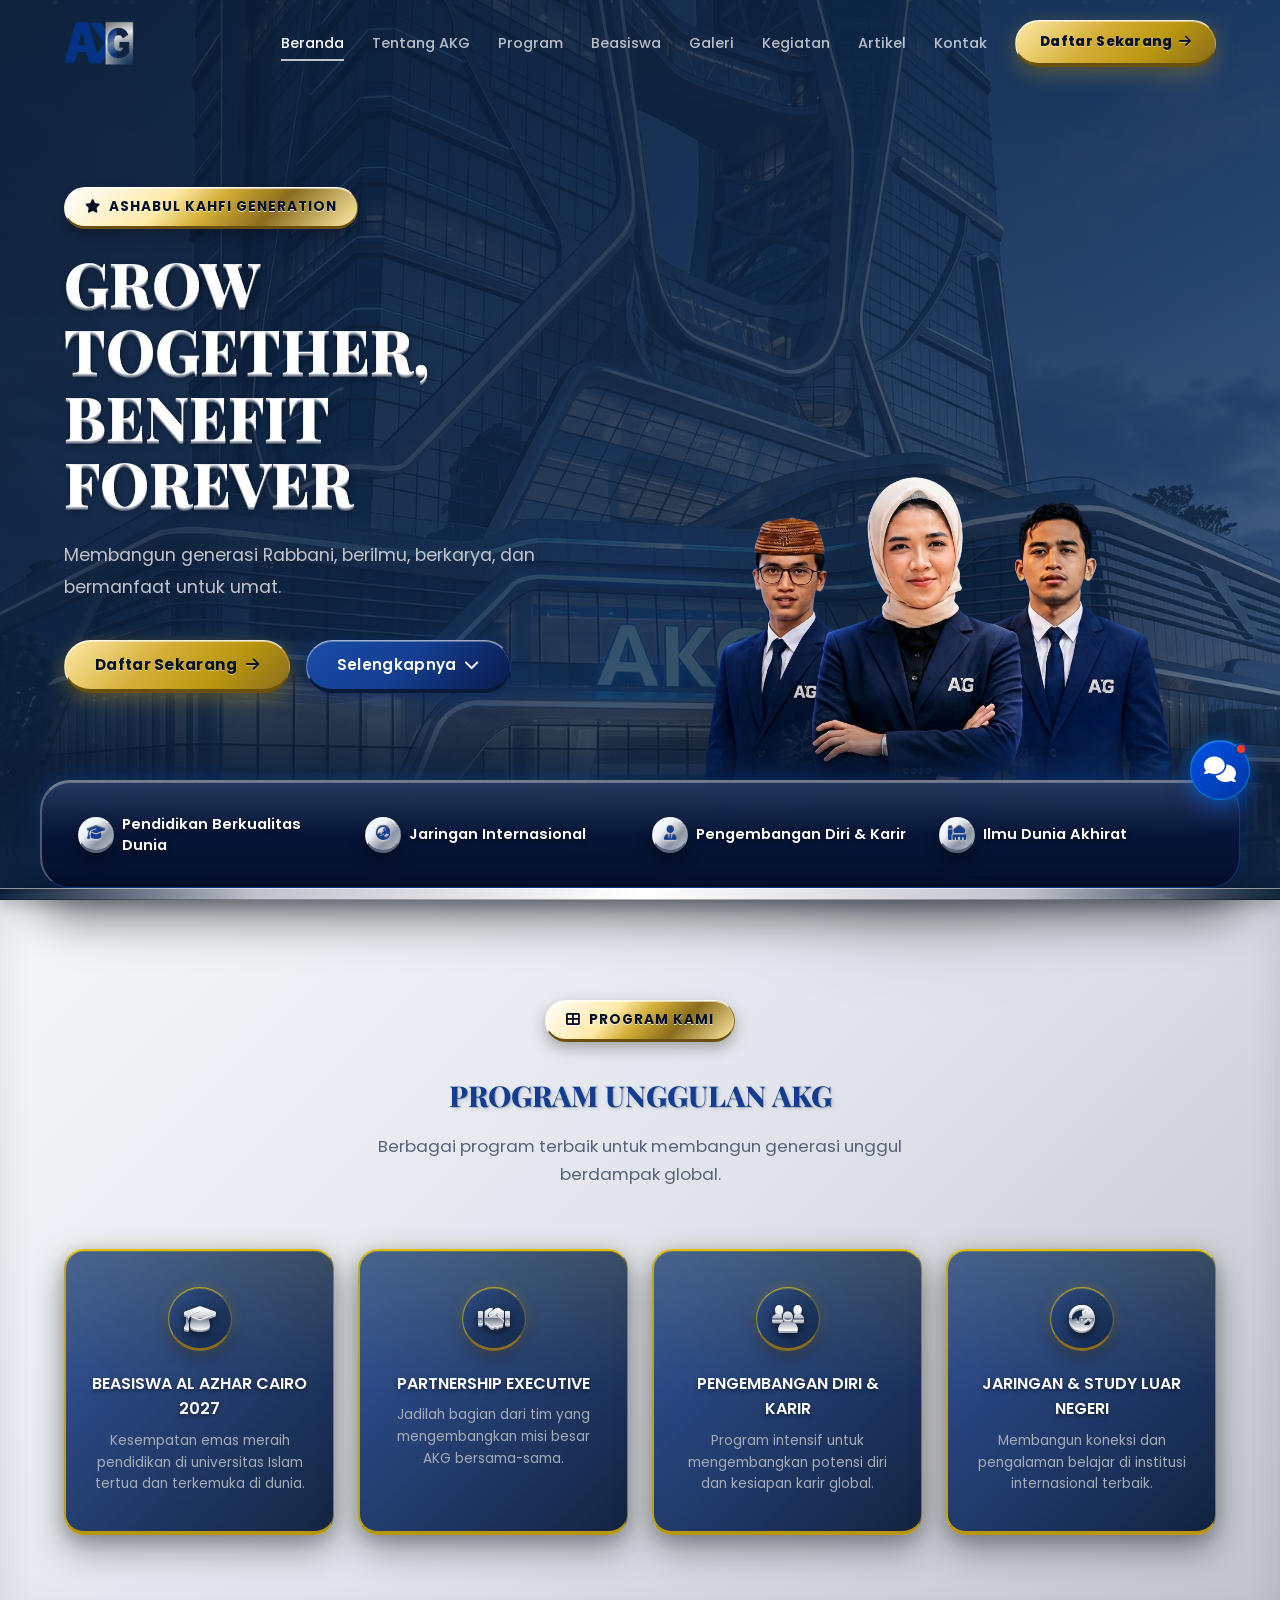
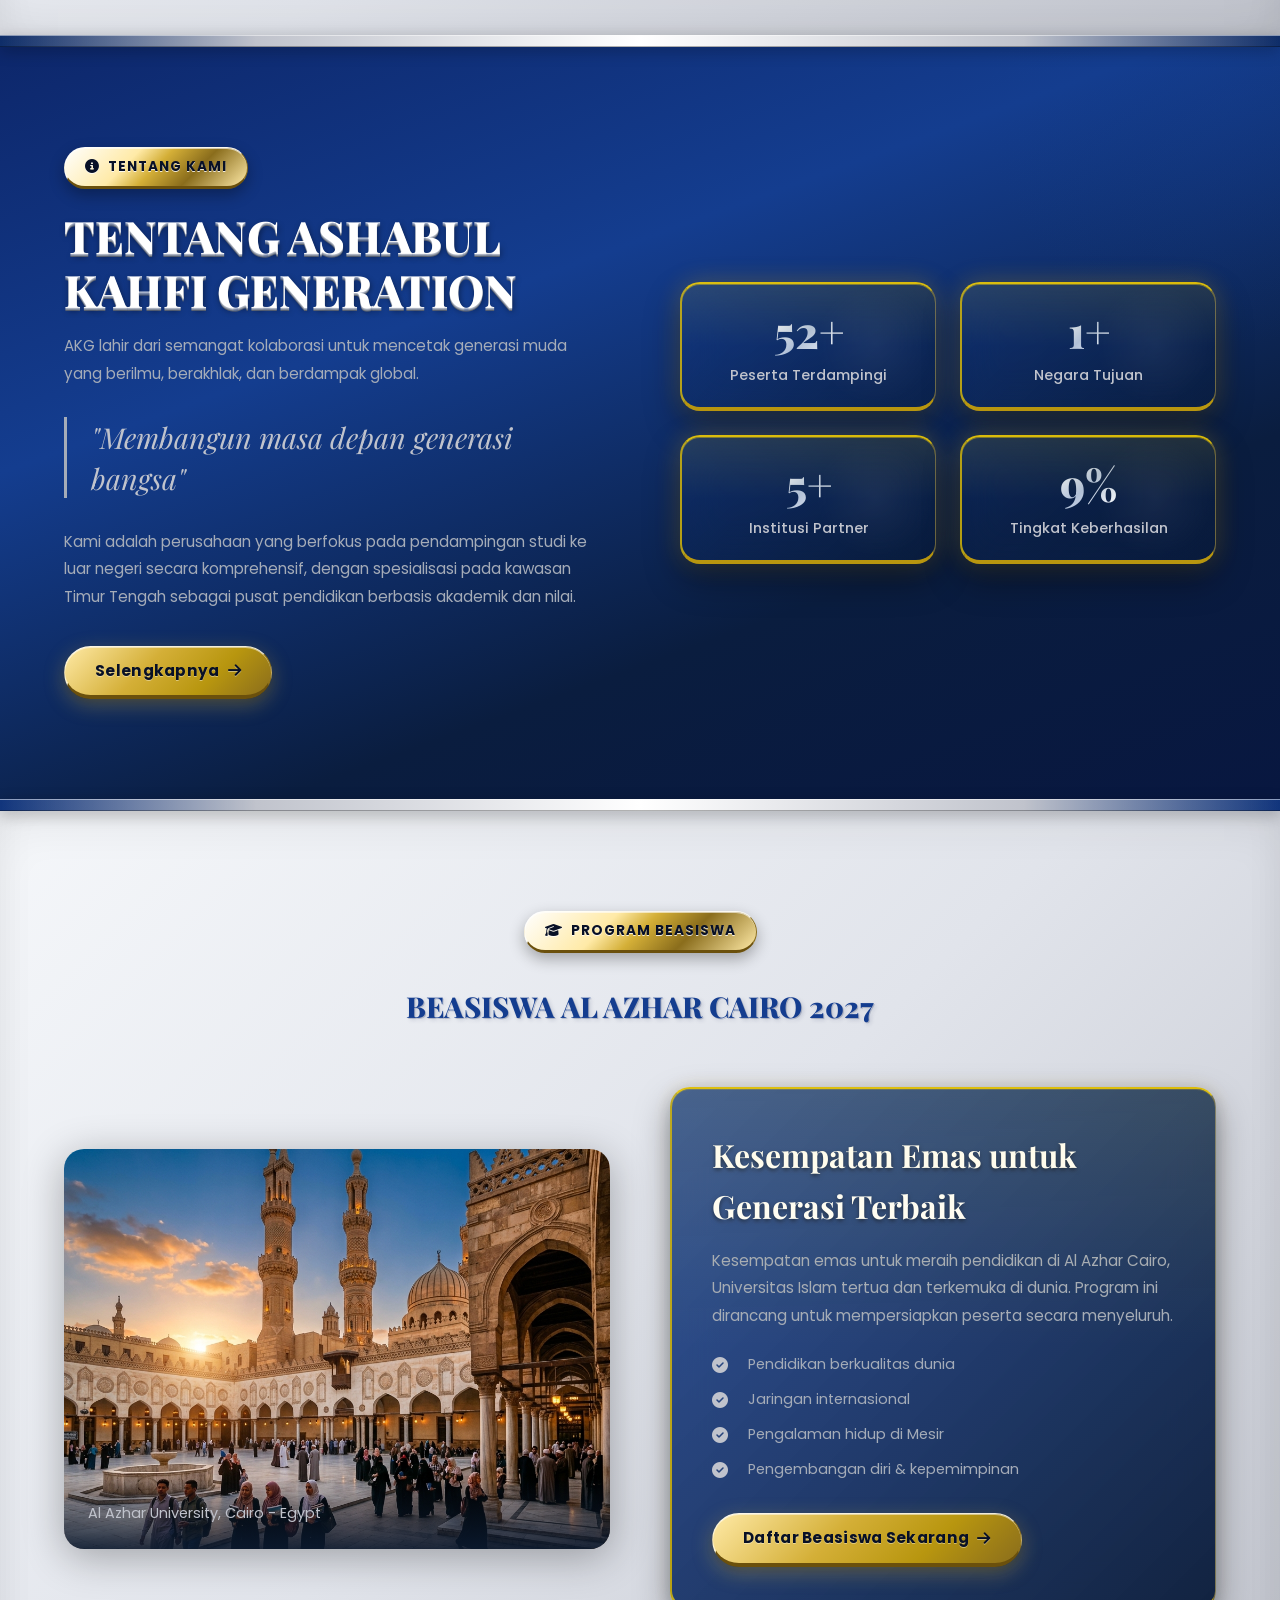
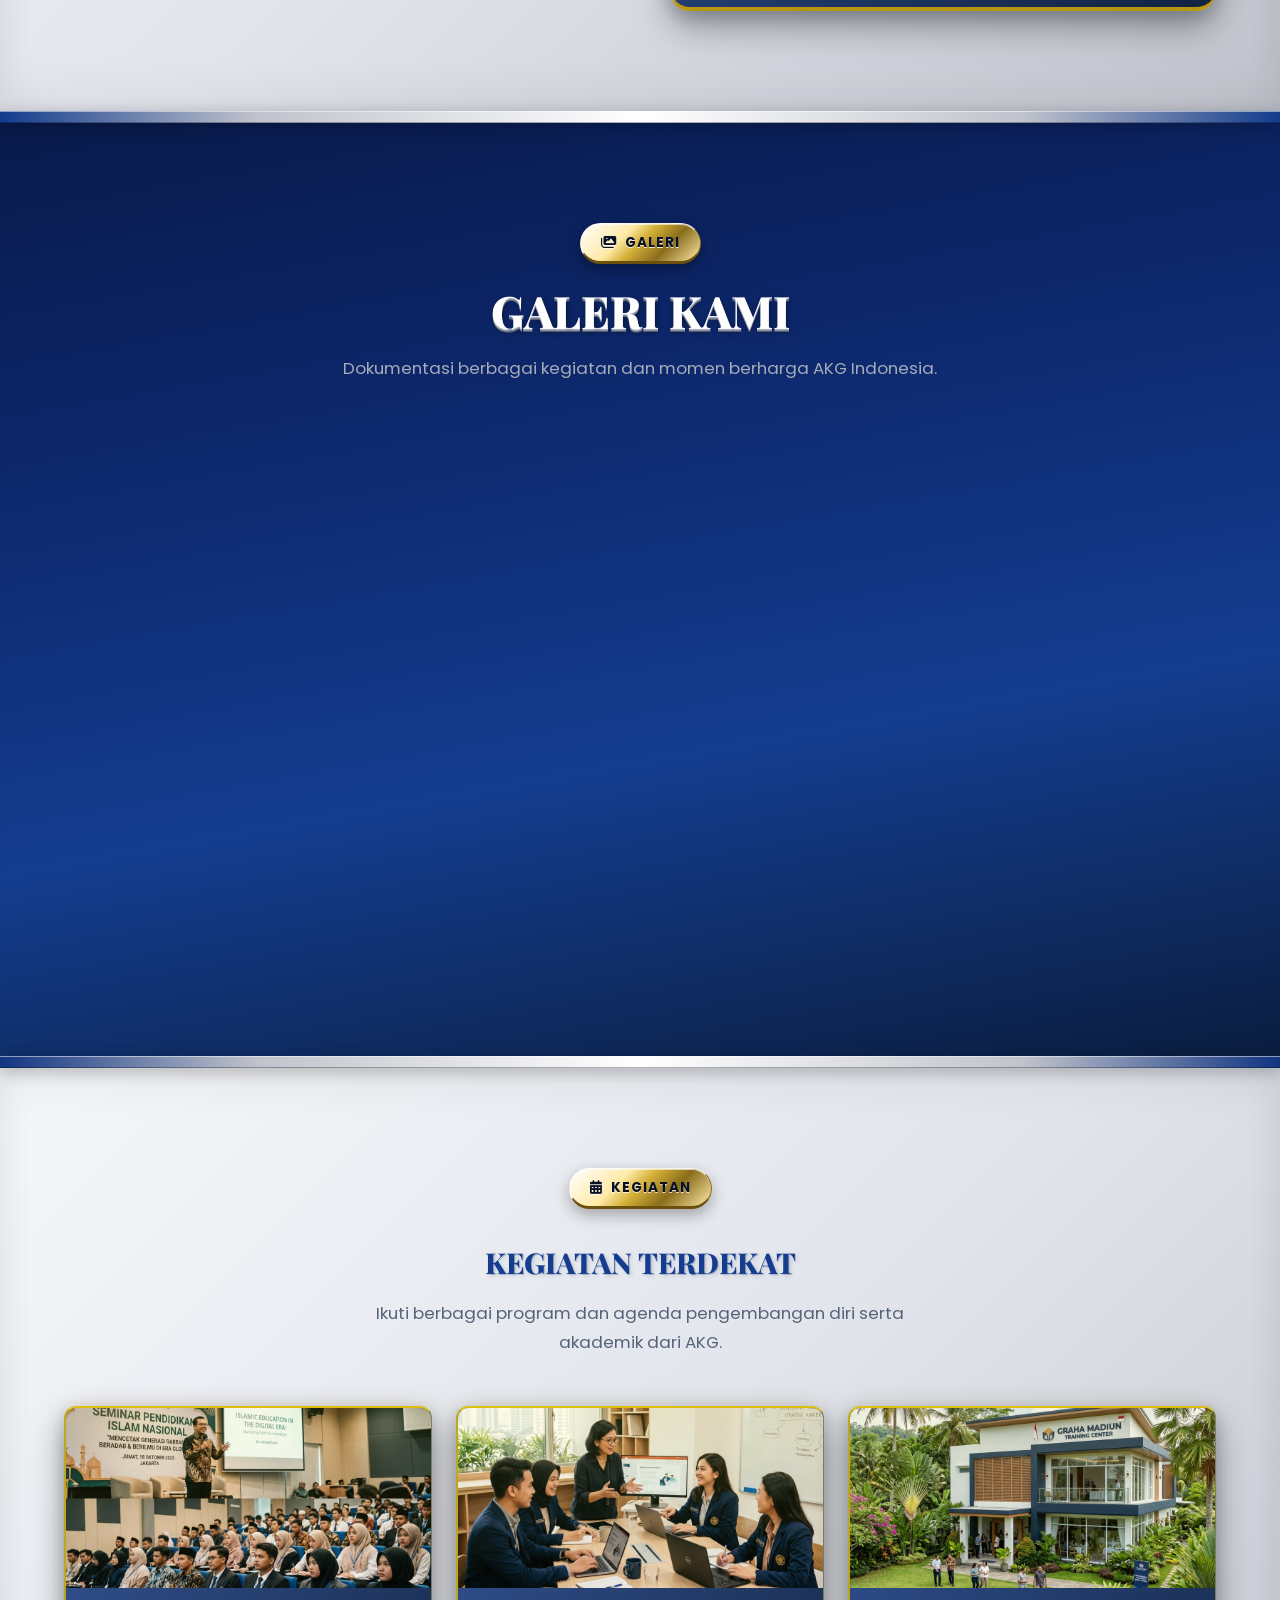
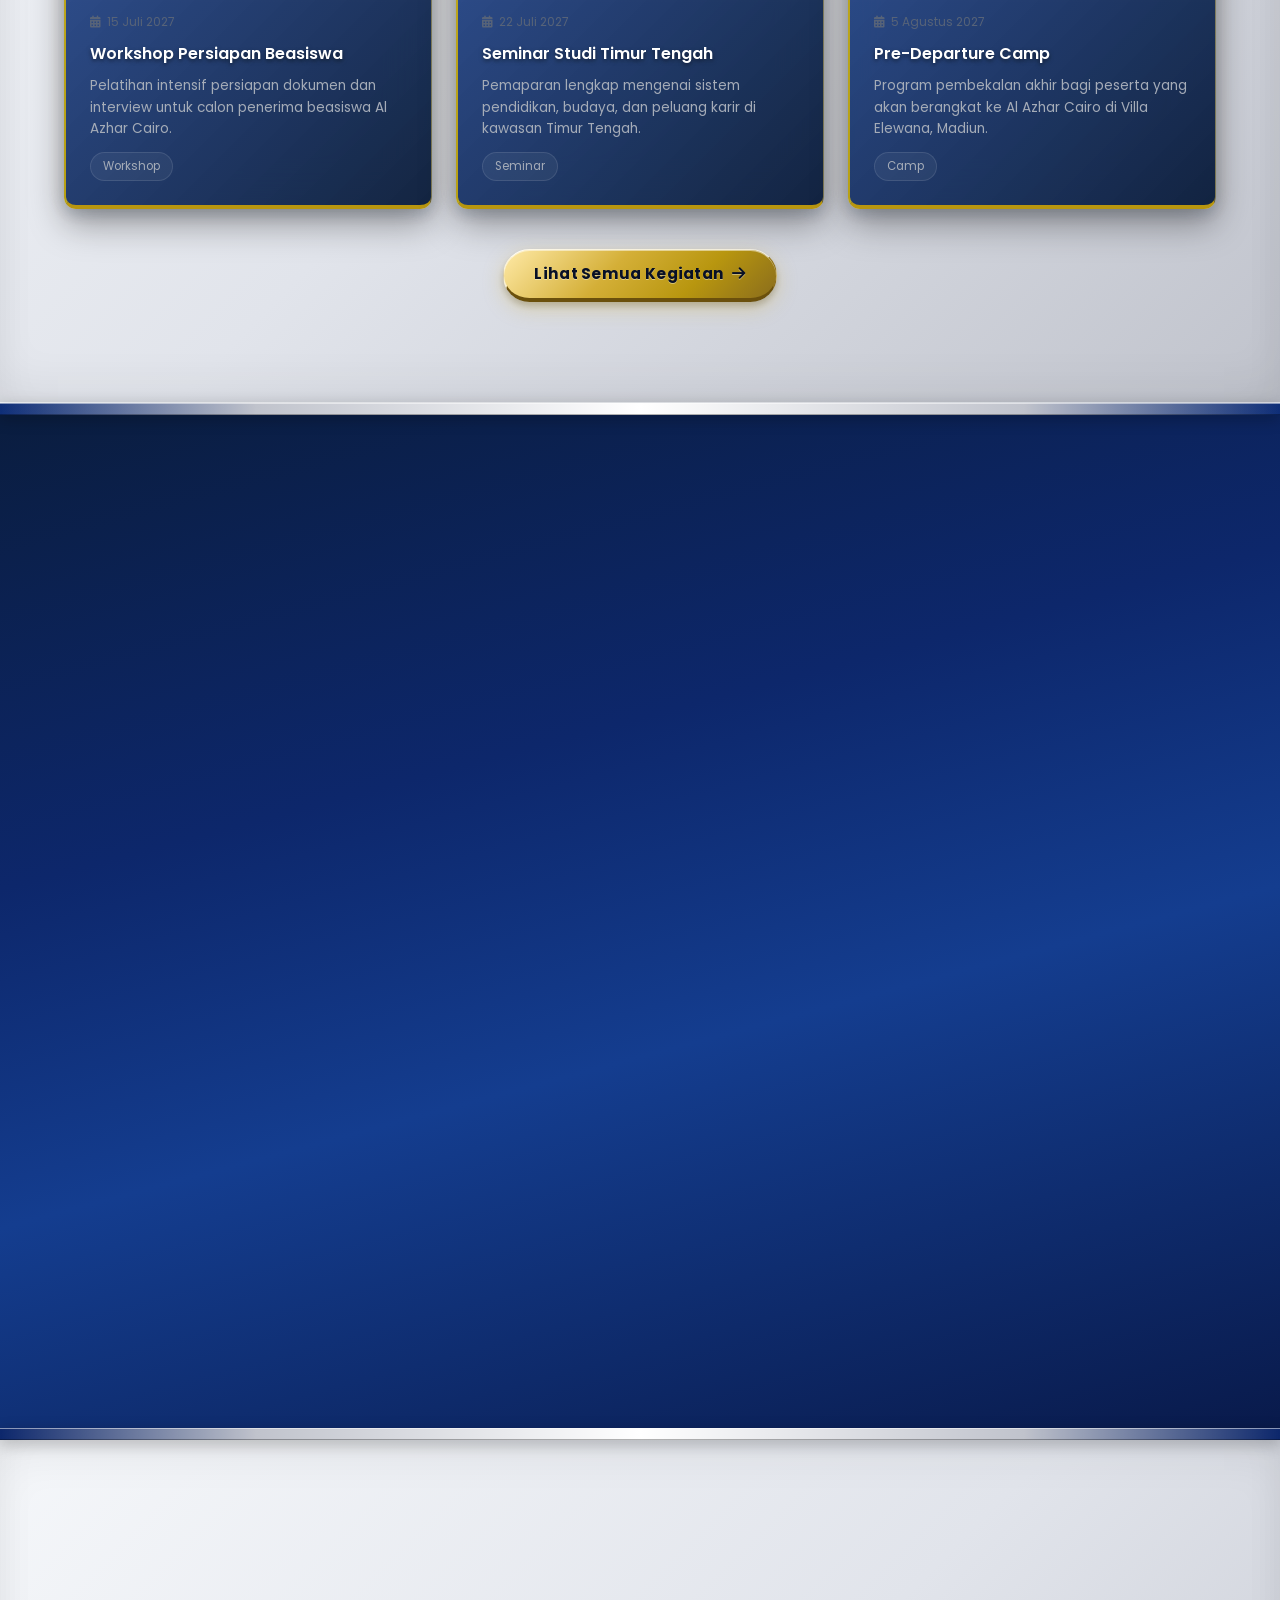
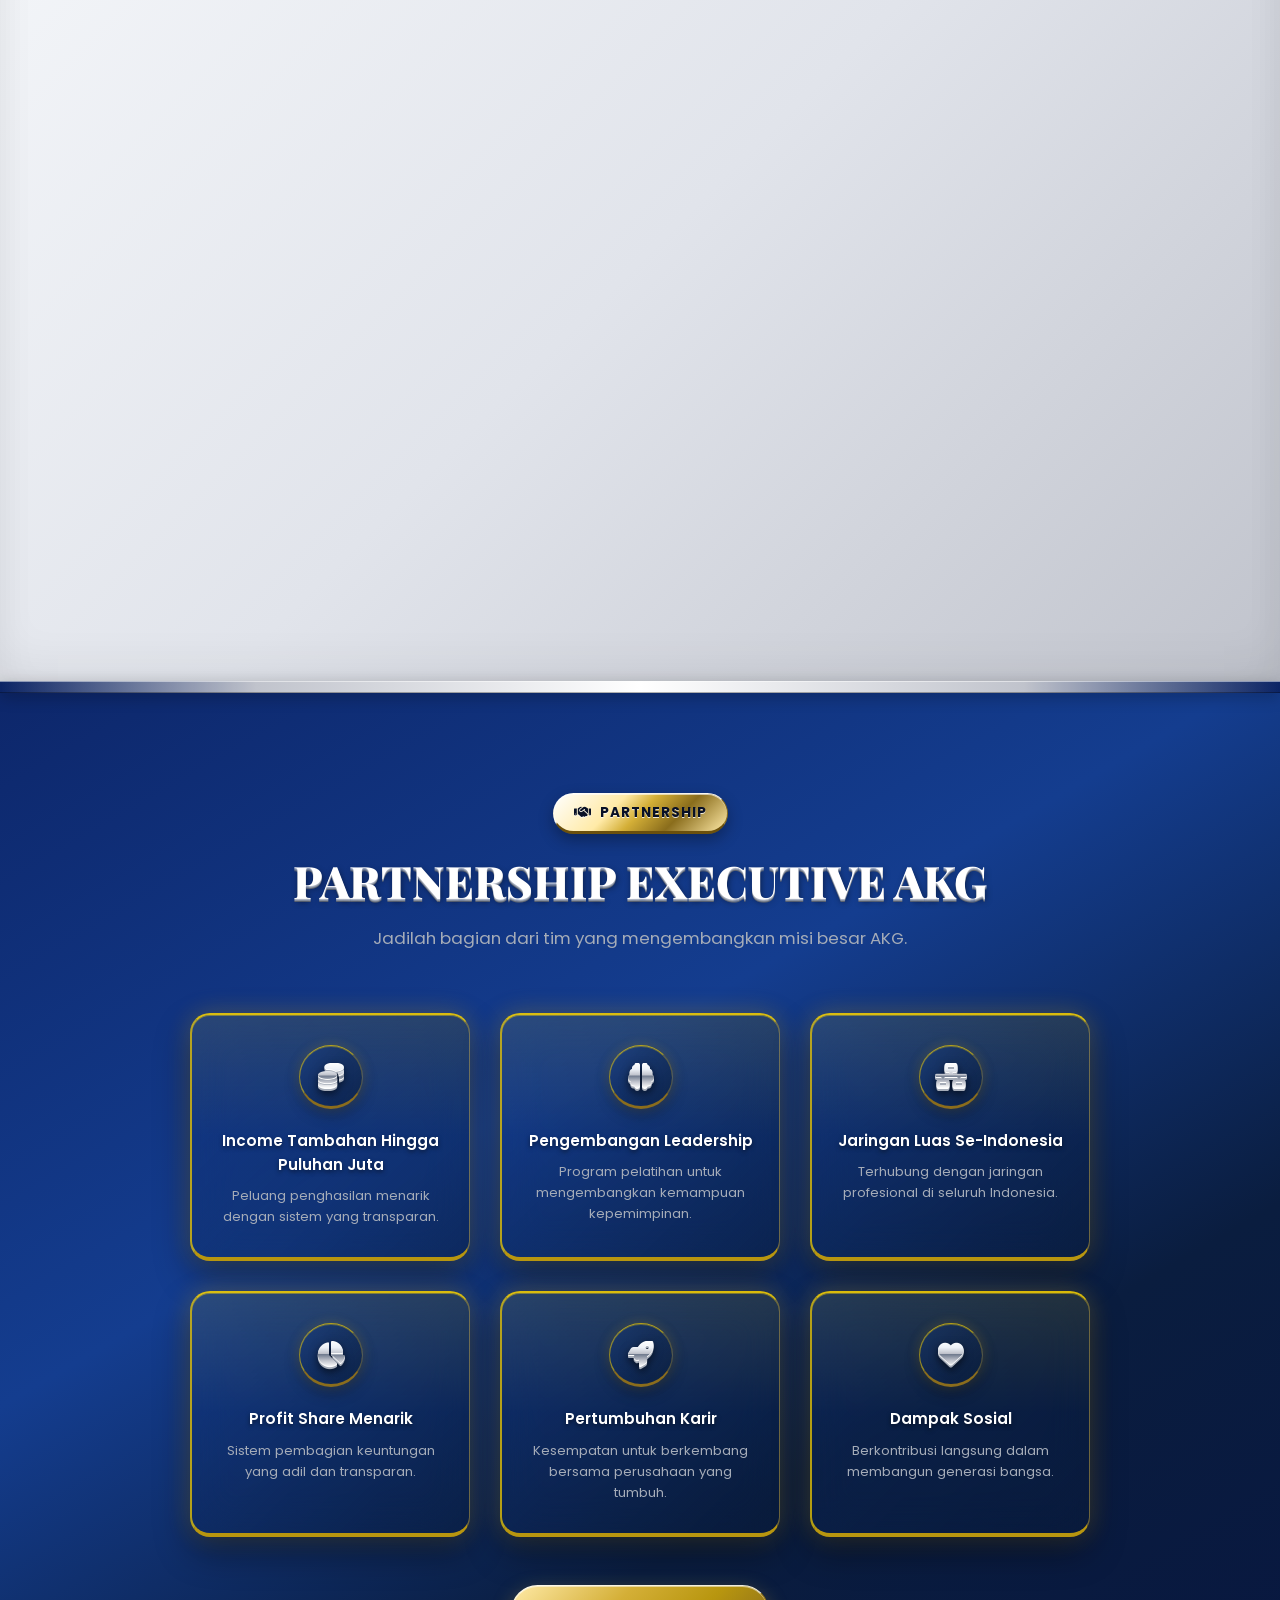
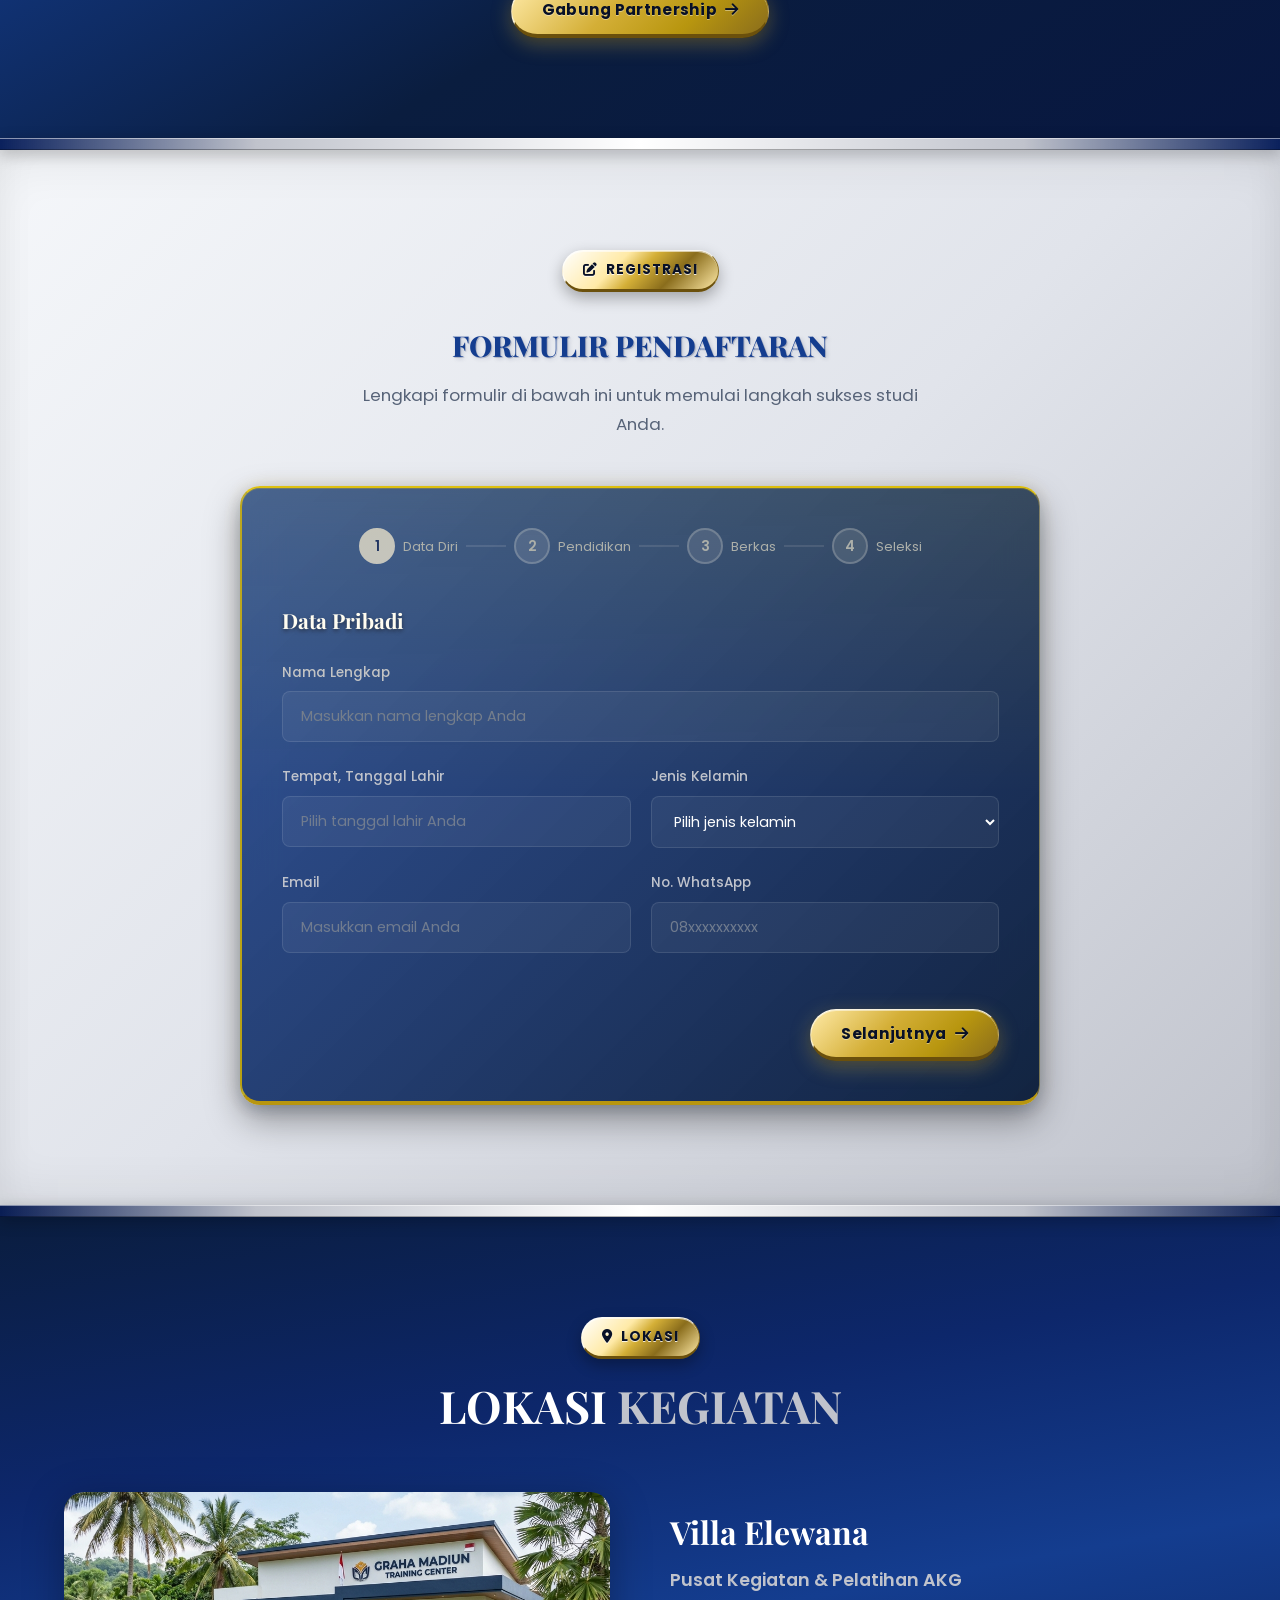
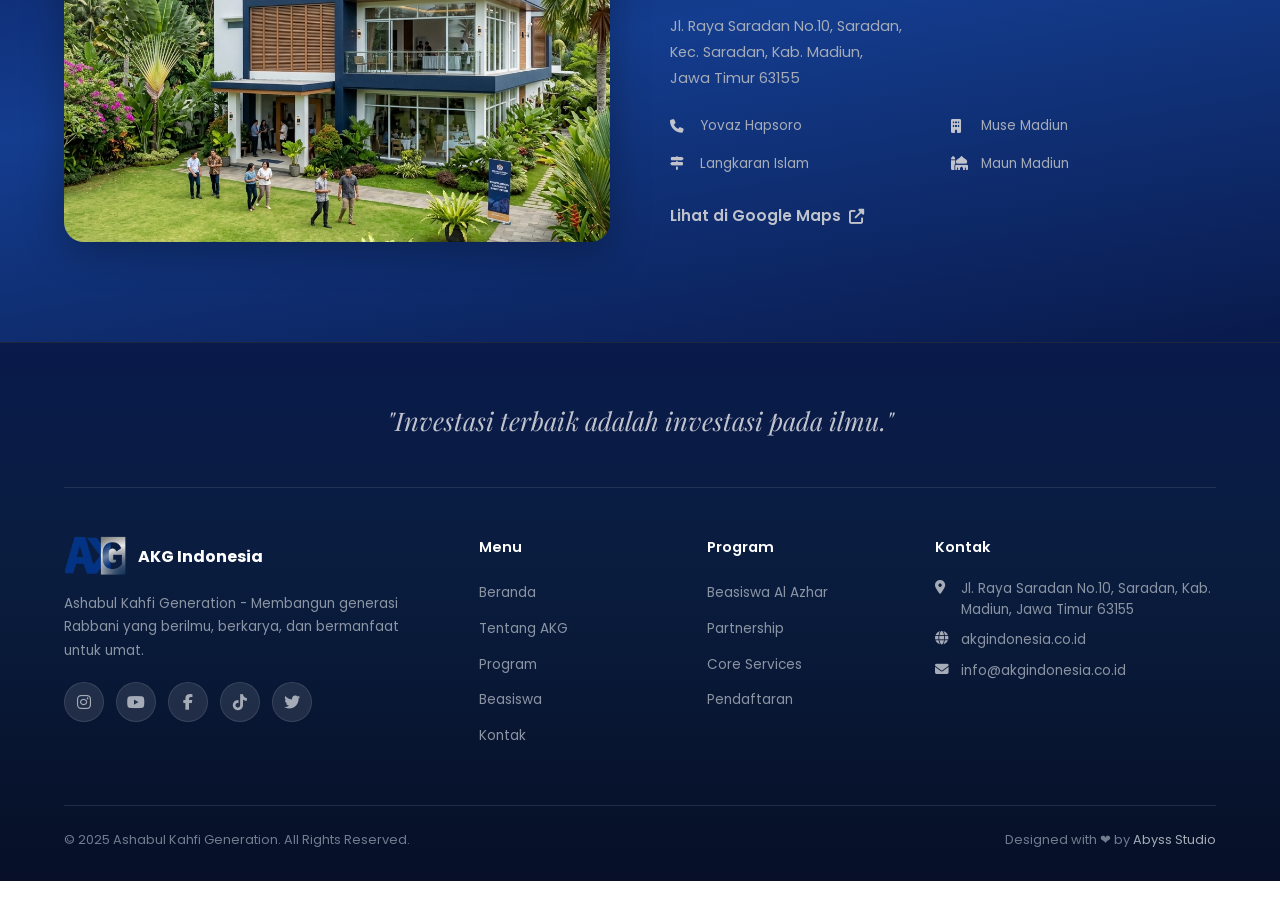
<file: index.html>
<!doctype html>
<html lang="id">
  <head>
    <meta charset="UTF-8" />
    <meta name="viewport" content="width=device-width, initial-scale=1.0" />

    <!-- Favicon -->
    <link rel="icon" href="assets/img/logo-akg.png" type="image/png" />

    <!-- SEO Meta Tags -->
    <title>AKG Indonesia | Ashabul Kahfi Generation - Grow Together, Benefit Forever</title>
    <meta name="description" content="Ashabul Kahfi Generation (AKG) - Pendampingan studi luar negeri terpercaya. Grow Together, Benefit Forever. Beasiswa Al Azhar Cairo, Partnership Executive, dan program unggulan lainnya." />
    <meta name="keywords" content="AKG Indonesia, Ashabul Kahfi Generation, beasiswa luar negeri, beasiswa mesir, beasiswa al azhar, studi Timur Tengah, Al Azhar Cairo, pendidikan internasional, madiun, pondok pesantren" />
    <meta name="author" content="AKG Indonesia" />
    <meta name="robots" content="index, follow" />
    <link rel="canonical" href="https://akgindonesia.co.id/index.html" />

    <!-- Open Graph / Facebook / WhatsApp (Untuk WA Preview Bergambar) -->
    <meta property="og:type" content="website" />
    <meta property="og:url" content="https://akgindonesia.co.id/index.html" />
    <meta property="og:title" content="AKG Indonesia | Ashabul Kahfi Generation - Grow Together, Benefit Forever" />
    <meta property="og:description" content="Lembaga pendampingan studi luar negeri tepercaya. Sukses raih Beasiswa Al Azhar Cairo 2027 bersama bimbingan intensif dan karantina terbaik." />
    <meta property="og:image" content="https://akgindonesia.co.id/assets/img/logo-akg.png" />
    <meta property="og:image:secure_url" content="https://akgindonesia.co.id/assets/img/logo-akg.png" />
    <meta property="og:image:type" content="image/png" />
    <meta property="og:image:width" content="500" />
    <meta property="og:image:height" content="500" />
    <meta property="og:site_name" content="AKG Indonesia" />

    <!-- Twitter -->
    <meta name="twitter:card" content="summary" />
    <meta name="twitter:url" content="https://akgindonesia.co.id/index.html" />
    <meta name="twitter:title" content="AKG Indonesia | Ashabul Kahfi Generation" />
    <meta name="twitter:description" content="Lembaga pendampingan studi luar negeri tepercaya. Sukses raih Beasiswa Al Azhar Cairo 2027 bersama bimbingan intensif dan karantina terbaik." />
    <meta name="twitter:image" content="https://akgindonesia.co.id/assets/img/logo-akg.png" />

    <!-- Schema.org Structured Data (Untuk Google Search Result Premium) -->
    <script type="application/ld+json">
      {
        "@context": "https://schema.org",
        "@type": "EducationalOrganization",
        "name": "Ashabul Kahfi Generation (AKG Indonesia)",
        "url": "https://akgindonesia.co.id/",
        "logo": "https://akgindonesia.co.id/assets/img/logo-akg.png",
        "description": "Lembaga bimbingan dan pendampingan studi luar negeri tepercaya ke Timur Tengah, khususnya Universitas Al Azhar Cairo, Mesir.",
        "address": {
          "@type": "PostalAddress",
          "streetAddress": "Jl. Raya Saradan No.10, Saradan",
          "addressLocality": "Madiun",
          "addressRegion": "Jawa Timur",
          "postalCode": "63155",
          "addressCountry": "ID"
        },
        "contactPoint": {
          "@type": "ContactPoint",
          "telephone": "+6281234567890",
          "contactType": "customer service",
          "email": "info@akgindonesia.co.id"
        }
      }
    </script>

    <!-- Fonts -->
    <link rel="preconnect" href="https://fonts.googleapis.com" />
    <link rel="preconnect" href="https://fonts.gstatic.com" crossorigin />
    <link
      href="https://fonts.googleapis.com/css2?family=Poppins:wght@300;400;500;600;700;800;900&family=Playfair+Display:wght@400;500;600;700;800;900&display=swap"
      rel="stylesheet"
    />

    <!-- Font Awesome Icons -->
    <link
      rel="stylesheet"
      href="https://cdnjs.cloudflare.com/ajax/libs/font-awesome/6.5.1/css/all.min.css"
    />

    <!-- Stylesheet -->
    <link rel="stylesheet" href="css/style.css" />
  </head>
  <body>
    <!-- ============ PAGE LOADER ============ -->
    <div class="page-loader">
      <img src="assets/img/logo-akg.png" alt="AKG Logo" class="loader-logo" />
      <div class="loader-bar"></div>
      <div class="loader-text">AKG Indonesia</div>
    </div>

    <!-- ============ NAVBAR ============ -->
    <nav class="navbar" id="navbar">
      <div class="container">
        <a href="#beranda" class="navbar-logo" id="nav-logo">
          <img src="assets/img/logo-akg.png" alt="AKG Indonesia Logo" />
        </a>

        <div class="navbar-menu" id="nav-menu">
          <a href="#beranda" class="active">Beranda</a>
          <a href="about.html">Tentang AKG</a>
          <a href="#program">Program</a>
          <a href="#beasiswa">Beasiswa</a>
          <a href="galeri.html">Galeri</a>
          <a href="kegiatan.html">Kegiatan</a>
          <a href="artikel.html">Artikel</a>
          <a href="#kontak">Kontak</a>
          <a href="#daftar" class="btn btn-primary navbar-cta"
            >Daftar Sekarang <i class="fas fa-arrow-right"></i
          ></a>
        </div>

        <button
          class="navbar-toggle"
          id="nav-toggle"
          aria-label="Toggle Navigation"
        >
          <span></span>
          <span></span>
          <span></span>
        </button>
      </div>
    </nav>

    <!-- ============ HERO SECTION ============ -->
    <section class="hero" id="beranda">
      <div class="hero-bg">
        <img src="assets/img/corporate_hero_bg.jpeg" alt="Hero Background" />
      </div>
      <div class="hero-particles"></div>

      <div class="container">
        <div class="hero-content">
          <div class="section-badge">
            <i class="fas fa-star"></i>
            Ashabul Kahfi Generation
          </div>

          <h1 class="hero-title">
            <span class="chrome-text">GROW TOGETHER,</span><br />
            <span class="chrome-text">BENEFIT FOREVER</span>
          </h1>

          <p class="hero-description">
            Membangun generasi Rabbani, berilmu, berkarya, dan bermanfaat untuk
            umat.
          </p>

          <div class="hero-buttons">
            <a href="#daftar" class="btn btn-primary">
              Daftar Sekarang <i class="fas fa-arrow-right"></i>
            </a>
            <a href="#tentang" class="btn btn-outline">
              Selengkapnya <i class="fas fa-chevron-down"></i>
            </a>
          </div>
        </div>

        <div class="hero-image">
          <img src="assets/img/hero-people.png" alt="Tim AKG Indonesia" />
        </div>
      </div>
    </section>

    <!-- ============ FEATURES STRIP ============ -->
    <div class="features-strip">
      <div class="container" data-stagger>
        <div class="feature-item reveal">
          <div class="feature-icon">
            <i class="fas fa-graduation-cap"></i>
          </div>
          <h4>Pendidikan Berkualitas Dunia</h4>
        </div>
        <div class="feature-item reveal">
          <div class="feature-icon">
            <i class="fas fa-globe-asia"></i>
          </div>
          <h4>Jaringan Internasional</h4>
        </div>
        <div class="feature-item reveal">
          <div class="feature-icon">
            <i class="fas fa-user-tie"></i>
          </div>
          <h4>Pengembangan Diri &amp; Karir</h4>
        </div>
        <div class="feature-item reveal">
          <div class="feature-icon">
            <i class="fas fa-mosque"></i>
          </div>
          <h4>Ilmu Dunia Akhirat</h4>
        </div>
      </div>
    </div>

    <!-- Decorative 3D Ribbon Divider -->
    <div class="ribbon-divider"></div>

    <!-- ============ PROGRAMS SECTION ============ -->
    <section class="programs bg-silver-metallic" id="program">
      <div class="container">
        <div class="programs-header reveal">
          <div class="section-badge">
            <i class="fas fa-th-large"></i>
            Program Kami
          </div>
          <h2 class="section-title"><span class="chrome-text-silver">PROGRAM UNGGULAN AKG</span></h2>
          <p class="section-subtitle" style="margin: 0 auto">
            Berbagai program terbaik untuk membangun generasi unggul berdampak
            global.
          </p>
        </div>

        <div class="programs-grid" data-stagger>
          <div class="program-card reveal widget-3d-gold-glossy">
            <div class="icon"><i class="fas fa-graduation-cap"></i></div>
            <h3>BEASISWA AL AZHAR CAIRO 2027</h3>
            <p>
              Kesempatan emas meraih pendidikan di universitas Islam tertua dan
              terkemuka di dunia.
            </p>
          </div>
          <div class="program-card reveal widget-3d-gold-glossy">
            <div class="icon"><i class="fas fa-handshake"></i></div>
            <h3>PARTNERSHIP EXECUTIVE</h3>
            <p>
              Jadilah bagian dari tim yang mengembangkan misi besar AKG
              bersama-sama.
            </p>
          </div>
          <div class="program-card reveal widget-3d-gold-glossy">
            <div class="icon"><i class="fas fa-users"></i></div>
            <h3>PENGEMBANGAN DIRI &amp; KARIR</h3>
            <p>
              Program intensif untuk mengembangkan potensi diri dan kesiapan
              karir global.
            </p>
          </div>
          <div class="program-card reveal widget-3d-gold-glossy">
            <div class="icon"><i class="fas fa-globe-asia"></i></div>
            <h3>JARINGAN &amp; STUDY LUAR NEGERI</h3>
            <p>
              Membangun koneksi dan pengalaman belajar di institusi
              internasional terbaik.
            </p>
          </div>
        </div>
      </div>
    </section>

    <!-- Decorative 3D Divider Ribbon -->
    <div class="ribbon-divider"></div>

    <!-- ============ ABOUT SECTION ============ -->
    <section class="about" id="tentang">
      <div class="container">
        <div class="about-content reveal-left">
          <div class="section-badge">
            <i class="fas fa-info-circle"></i>
            Tentang Kami
          </div>
          <h2 class="section-title">
            <span class="chrome-text">TENTANG ASHABUL KAHFI GENERATION</span>
          </h2>

          <p class="about-text">
            AKG lahir dari semangat kolaborasi untuk mencetak generasi muda yang
            berilmu, berakhlak, dan berdampak global.
          </p>

          <div class="about-quote">"Membangun masa depan generasi bangsa"</div>

          <p class="about-text">
            Kami adalah perusahaan yang berfokus pada pendampingan studi ke luar
            negeri secara komprehensif, dengan spesialisasi pada kawasan Timur
            Tengah sebagai pusat pendidikan berbasis akademik dan nilai.
          </p>

          <a href="about.html" class="btn btn-primary" style="margin-top: 20px">
            Selengkapnya <i class="fas fa-arrow-right"></i>
          </a>
        </div>

        <div class="about-visual reveal-right">
          <div class="stat-grid">
            <div class="stat-item widget-3d-gold-glossy">
              <div class="number" data-count="500" data-suffix="+">0</div>
              <div class="label">Peserta Terdampingi</div>
            </div>
            <div class="stat-item widget-3d-gold-glossy">
              <div class="number" data-count="15" data-suffix="+">0</div>
              <div class="label">Negara Tujuan</div>
            </div>
            <div class="stat-item widget-3d-gold-glossy">
              <div class="number" data-count="50" data-suffix="+">0</div>
              <div class="label">Institusi Partner</div>
            </div>
            <div class="stat-item widget-3d-gold-glossy">
              <div class="number" data-count="95" data-suffix="%">0</div>
              <div class="label">Tingkat Keberhasilan</div>
            </div>
          </div>
        </div>
      </div>
    </section>

    <!-- Decorative 3D Divider Ribbon -->
    <div class="ribbon-divider"></div>

    <!-- ============ BEASISWA SECTION ============ -->
    <section class="beasiswa bg-silver-metallic" id="beasiswa">
      <div class="container">
        <div class="programs-header reveal">
          <div class="section-badge">
            <i class="fas fa-graduation-cap"></i>
            Program Beasiswa
          </div>
          <h2 class="section-title">
            <span class="chrome-text-silver">BEASISWA AL AZHAR CAIRO 2027</span>
          </h2>
        </div>

        <div class="beasiswa-wrapper">
          <div class="beasiswa-image reveal-left">
            <img
              src="assets/img/beasiswa-bg.png"
              alt="Al Azhar University Cairo"
            />
            <div class="overlay">
              <p style="font-size: 0.9rem; color: var(--silver-300)">
                Al Azhar University, Cairo - Egypt
              </p>
            </div>
          </div>

          <div class="beasiswa-content reveal-right widget-3d-gold-glossy" style="padding: 40px; border-radius: var(--radius-lg);">
            <h3>Kesempatan Emas untuk Generasi Terbaik</h3>
            <p class="desc">
              Kesempatan emas untuk meraih pendidikan di Al Azhar Cairo,
              Universitas Islam tertua dan terkemuka di dunia. Program ini
              dirancang untuk mempersiapkan peserta secara menyeluruh.
            </p>

            <div class="beasiswa-features">
              <div class="beasiswa-feature">
                <i class="fas fa-check-circle"></i>
                <span>Pendidikan berkualitas dunia</span>
              </div>
              <div class="beasiswa-feature">
                <i class="fas fa-check-circle"></i>
                <span>Jaringan internasional</span>
              </div>
              <div class="beasiswa-feature">
                <i class="fas fa-check-circle"></i>
                <span>Pengalaman hidup di Mesir</span>
              </div>
              <div class="beasiswa-feature">
                <i class="fas fa-check-circle"></i>
                <span>Pengembangan diri &amp; kepemimpinan</span>
              </div>
            </div>

            <a href="#daftar" class="btn btn-primary">
              Daftar Beasiswa Sekarang <i class="fas fa-arrow-right"></i>
            </a>
          </div>
        </div>
      </div>
    </section>

    <!-- Decorative 3D Divider Ribbon -->
    <div class="ribbon-divider"></div>

    <!-- ============ GALERI KEGIATAN ============ -->
    <section class="galeri" id="galeri">
      <div class="container">
        <div class="galeri-header reveal">
          <div class="section-badge">
            <i class="fas fa-images"></i>
            Galeri
          </div>
          <h2 class="section-title"><span class="chrome-text">GALERI KAMI</span></h2>
          <p class="section-subtitle" style="margin: 0 auto">
            Dokumentasi berbagai kegiatan dan momen berharga AKG Indonesia.
          </p>
        </div>

        <div class="galeri-grid">
          <div class="galeri-item reveal">
            <img src="assets/img/galeri-seminar.png" alt="Seminar AKG" />
            <div class="galeri-overlay">
              <h4>Seminar Nasional AKG</h4>
              <p>Program orientasi dan workshop studi luar negeri</p>
            </div>
          </div>
          <div class="galeri-item reveal">
            <img
              src="assets/img/galeri-mentoring.png"
              alt="Mentoring Session"
            />
            <div class="galeri-overlay">
              <h4>Sesi Mentoring</h4>
              <p>Bimbingan intensif bersama mentor berpengalaman</p>
            </div>
          </div>
          <div class="galeri-item reveal">
            <img src="assets/img/galeri-graduation.png" alt="Wisuda" />
            <div class="galeri-overlay">
              <h4>Wisuda Alumni</h4>
              <p>Kelulusan peserta program beasiswa Al Azhar Cairo</p>
            </div>
          </div>
          <div class="galeri-item reveal">
            <img src="assets/img/galeri-outdoor.png" alt="Team Building" />
            <div class="galeri-overlay">
              <h4>Team Building</h4>
              <p>Kegiatan bonding dan pengembangan karakter</p>
            </div>
          </div>
          <div class="galeri-item reveal">
            <img src="assets/img/beasiswa-bg.png" alt="Al Azhar Cairo" />
            <div class="galeri-overlay">
              <h4>Al Azhar University</h4>
              <p>Kunjungan kampus universitas tujuan</p>
            </div>
          </div>
        </div>

        <div class="section-footer reveal" style="margin-top: 30px">
          <a href="galeri.html" class="btn btn-outline">
            Lihat Semua Foto <i class="fas fa-arrow-right"></i>
          </a>
        </div>
      </div>
    </section>

    <!-- Decorative 3D Divider Ribbon -->
    <div class="ribbon-divider"></div>

    <!-- ============ KEGIATAN SECTION ============ -->
    <section class="kegiatan-section bg-silver-metallic" id="kegiatan">
      <div class="container">
        <div
          class="galeri-header reveal"
          style="text-align: center; margin-bottom: 50px"
        >
          <div class="section-badge">
            <i class="fas fa-calendar-alt"></i>
            Kegiatan
          </div>
          <h2 class="section-title"><span class="chrome-text-silver">KEGIATAN TERDEKAT</span></h2>
          <p class="section-subtitle" style="margin: 0 auto">
            Ikuti berbagai program dan agenda pengembangan diri serta akademik
            dari AKG.
          </p>
        </div>

        <div class="kegiatan-cards" data-stagger style="margin-bottom: 40px">
          <a
            href="kegiatan-detail.html?id=workshop-persiapan"
            class="kegiatan-card reveal widget-3d-gold-glossy"
            style="display: block;"
          >
            <div class="kegiatan-img">
              <img
                src="assets/img/galeri-seminar.png"
                alt="Workshop Persiapan Beasiswa"
              />
            </div>
            <div class="kegiatan-body">
              <div class="kegiatan-date">
                <i class="fas fa-calendar-alt"></i> 15 Juli 2027
              </div>
              <h4>Workshop Persiapan Beasiswa</h4>
              <p>
                Pelatihan intensif persiapan dokumen dan interview untuk calon
                penerima beasiswa Al Azhar Cairo.
              </p>
              <span class="kegiatan-tag">Workshop</span>
            </div>
          </a>

          <a
            href="kegiatan-detail.html?id=seminar-timur-tengah"
            class="kegiatan-card reveal widget-3d-gold-glossy"
            style="display: block;"
          >
            <div class="kegiatan-img">
              <img
                src="assets/img/galeri-mentoring.png"
                alt="Seminar Studi Timur Tengah"
              />
            </div>
            <div class="kegiatan-body">
              <div class="kegiatan-date">
                <i class="fas fa-calendar-alt"></i> 22 Juli 2027
              </div>
              <h4>Seminar Studi Timur Tengah</h4>
              <p>
                Pemaparan lengkap mengenai sistem pendidikan, budaya, dan
                peluang karir di kawasan Timur Tengah.
              </p>
              <span class="kegiatan-tag">Seminar</span>
            </div>
          </a>

          <a
            href="kegiatan-detail.html?id=pre-departure-camp"
            class="kegiatan-card reveal widget-3d-gold-glossy"
            style="display: block;"
          >
            <div class="kegiatan-img">
              <img
                src="assets/img/villa-elewana.png"
                alt="Pre-Departure Camp"
              />
            </div>
            <div class="kegiatan-body">
              <div class="kegiatan-date">
                <i class="fas fa-calendar-alt"></i> 5 Agustus 2027
              </div>
              <h4>Pre-Departure Camp</h4>
              <p>
                Program pembekalan akhir bagi peserta yang akan berangkat ke Al
                Azhar Cairo di Villa Elewana, Madiun.
              </p>
              <span class="kegiatan-tag">Camp</span>
            </div>
          </a>
        </div>

        <div class="section-footer reveal" style="text-align: center">
          <a href="kegiatan.html" class="btn btn-primary">
            Lihat Semua Kegiatan <i class="fas fa-arrow-right"></i>
          </a>
        </div>
      </div>
    </section>

    <!-- Decorative 3D Divider Ribbon -->
    <div class="ribbon-divider"></div>

    <!-- ============ ARTIKEL ============ -->
    <section class="artikel" id="artikel">
      <div class="container">
        <div class="artikel-header reveal">
          <div class="section-badge">
            <i class="fas fa-newspaper"></i>
            Artikel
          </div>
          <h2 class="section-title"><span class="chrome-text">ARTIKEL TERBARU</span></h2>
          <p class="section-subtitle" style="margin: 0 auto">
            Informasi terkini seputar pendidikan internasional dan tips studi
            luar negeri.
          </p>
        </div>

        <div class="artikel-grid" style="margin-bottom: 40px">
          <a
            href="artikel-detail.html?id=panduan-beasiswa"
            class="artikel-card reveal widget-3d-gold-glossy"
            style="display: block"
          >
            <div class="artikel-img">
              <img src="assets/img/artikel-header.png" alt="Panduan Beasiswa" />
            </div>
            <div class="artikel-body">
              <div class="artikel-meta">
                <span><i class="fas fa-calendar"></i> 20 Mei 2027</span>
                <span><i class="fas fa-user"></i> Admin AKG</span>
              </div>
              <h3>Panduan Lengkap Beasiswa Al Azhar Cairo 2027</h3>
              <p>
                Informasi lengkap mengenai persyaratan, tahapan seleksi, dan
                tips sukses mendapatkan beasiswa di universitas tertua dunia.
              </p>
              <span class="read-more"
                >Baca Selengkapnya <i class="fas fa-arrow-right"></i
              ></span>
            </div>
          </a>

          <a
            href="artikel-detail.html?id=tips-adaptasi"
            class="artikel-card reveal widget-3d-gold-glossy"
            style="display: block"
          >
            <div class="artikel-img">
              <img src="assets/img/galeri-mentoring.png" alt="Tips Studi" />
            </div>
            <div class="artikel-body">
              <div class="artikel-meta">
                <span><i class="fas fa-calendar"></i> 15 Mei 2027</span>
                <span><i class="fas fa-user"></i> Tim Akademik</span>
              </div>
              <h3>5 Tips Sukses Adaptasi Studi di Luar Negeri</h3>
              <p>
                Persiapan mental, akademik, and kultural yang perlu dilakukan
                sebelum memulai perjalanan studi internasional.
              </p>
              <span class="read-more"
                >Baca Selengkapnya <i class="fas fa-arrow-right"></i
              ></span>
            </div>
          </a>

          <a
            href="artikel-detail.html?id=kisah-alumni"
            class="artikel-card reveal widget-3d-gold-glossy"
            style="display: block"
          >
            <div class="artikel-img">
              <img
                src="assets/img/galeri-seminar.png"
                alt="Pengalaman Alumni"
              />
            </div>
            <div class="artikel-body">
              <div class="artikel-meta">
                <span><i class="fas fa-calendar"></i> 10 Mei 2027</span>
                <span><i class="fas fa-user"></i> Alumni AKG</span>
              </div>
              <h3>Kisah Alumni: Dari Madiun ke Al Azhar Cairo</h3>
              <p>
                Cerita inspiratif perjalanan salah satu alumni AKG yang berhasil
                meraih pendidikan di universitas impian.
              </p>
              <span class="read-more"
                >Baca Selengkapnya <i class="fas fa-arrow-right"></i
              ></span>
            </div>
          </a>
        </div>

        <div class="section-footer reveal" style="text-align: center">
          <a href="artikel.html" class="btn btn-primary">
            Lihat Semua Artikel <i class="fas fa-arrow-right"></i>
          </a>
        </div>
      </div>
    </section>

    <!-- Decorative 3D Divider Ribbon -->
    <div class="ribbon-divider"></div>

    <!-- ============ TESTIMONIALS SECTION ============ -->
    <section class="testimonials bg-silver-metallic" id="testimonials">
      <div class="container">
        <div class="testimonials-header reveal">
          <div class="section-badge">
            <i class="fas fa-comments"></i>
            Testimoni
          </div>
          <h2 class="section-title"><span class="chrome-text-silver">APA KATA MEREKA?</span></h2>
          <p class="section-subtitle" style="margin: 0 auto">
            Kisah sukses dan kesan para alumni serta partner program Ashabul Kahfi Generation.
          </p>
        </div>

        <div class="testimonials-slider-wrapper reveal">
          <div class="testimonials-slider" id="testimonialsSlider">
            <!-- Slide 1 -->
            <div class="testimonial-slide active" data-index="0">
              <div class="testimonial-card widget-3d-gold-glossy">
                <div class="quote-icon"><i class="fas fa-quote-right"></i></div>
                <p class="testimonial-text">
                  "Dampingan dari AKG sangat luar biasa. Mulai dari persiapan berkas, bimbingan bahasa Arab intensif, hingga karantina di Madiun sangat membantu saya beradaptasi dengan mudah saat tiba di Al Azhar Cairo."
                </p>
                <div class="testimonial-user">
                  <div class="avatar-fallback">AF</div>
                  <div class="user-info">
                    <h4>Ahmad Faiz</h4>
                    <span>Alumni Beasiswa Al Azhar Cairo 2024</span>
                  </div>
                </div>
              </div>
            </div>

            <!-- Slide 2 -->
            <div class="testimonial-slide" data-index="1">
              <div class="testimonial-card widget-3d-gold-glossy">
                <div class="quote-icon"><i class="fas fa-quote-right"></i></div>
                <p class="testimonial-text">
                  "Sebagai orang tua, saya merasa sangat tenang menyekolahkan anak saya ke Timur Tengah lewat AKG. Pendampingannya sangat amanah, profesional, dan kekeluargaannya sangat erat terjalin."
                </p>
                <div class="testimonial-user">
                  <div class="avatar-fallback">SA</div>
                  <div class="user-info">
                    <h4>Hj. Siti Aminah</h4>
                    <span>Orang Tua Peserta (Madiun)</span>
                  </div>
                </div>
              </div>
            </div>

            <!-- Slide 3 -->
            <div class="testimonial-slide" data-index="2">
              <div class="testimonial-card widget-3d-gold-glossy">
                <div class="quote-icon"><i class="fas fa-quote-right"></i></div>
                <p class="testimonial-text">
                  "Bergabung sebagai Partnership Executive di AKG membuka peluang penghasilan yang luar biasa sekaligus memberikan kepuasan batin karena bisa membantu menyebarkan info pendidikan berkualitas bagi umat."
                </p>
                <div class="testimonial-user">
                  <div class="avatar-fallback">MR</div>
                  <div class="user-info">
                    <h4>Muhammad Rizky</h4>
                    <span>Partnership Executive (Surabaya)</span>
                  </div>
                </div>
              </div>
            </div>

            <!-- Slide 4 -->
            <div class="testimonial-slide" data-index="3">
              <div class="testimonial-card widget-3d-gold-glossy">
                <div class="quote-icon"><i class="fas fa-quote-right"></i></div>
                <p class="testimonial-text">
                  "Karantina pra-keberangkatan di Villa Elewana benar-benar melatih kemandirian kami. Pembekalan bahasa Arab Amiyah (Mesir) yang diajarkan terbukti sangat berguna dalam kehidupan sehari-hari di Kairo."
                </p>
                <div class="testimonial-user">
                  <div class="avatar-fallback">FA</div>
                  <div class="user-info">
                    <h4>Fatimah Az-Zahra</h4>
                    <span>Mahasiswi Al Azhar Cairo</span>
                  </div>
                </div>
              </div>
            </div>
          </div>

          <!-- Slider Controls -->
          <div class="slider-controls">
            <button class="slider-arrow" id="prevTestimonial" aria-label="Previous Testimonial">
              <i class="fas fa-chevron-left"></i>
            </button>
            <div class="slider-dots" id="sliderDots">
              <span class="dot active" data-index="0"></span>
              <span class="dot" data-index="1"></span>
              <span class="dot" data-index="2"></span>
              <span class="dot" data-index="3"></span>
            </div>
            <button class="slider-arrow" id="nextTestimonial" aria-label="Next Testimonial">
              <i class="fas fa-chevron-right"></i>
            </button>
          </div>
        </div>
      </div>
    </section>

    <!-- Decorative 3D Divider Ribbon -->
    <div class="ribbon-divider"></div>

    <!-- ============ PARTNERSHIP SECTION ============ -->
    <section class="partnership" id="partnership">
      <div class="container">
        <div class="partnership-header reveal">
          <div class="section-badge">
            <i class="fas fa-handshake"></i>
            Partnership
          </div>
          <h2 class="section-title"><span class="chrome-text">PARTNERSHIP EXECUTIVE AKG</span></h2>
          <p class="section-subtitle" style="margin: 0 auto">
            Jadilah bagian dari tim yang mengembangkan misi besar AKG.
          </p>
        </div>

        <div class="partnership-content" data-stagger>
          <div class="partner-feature reveal widget-3d-gold-glossy">
            <div class="icon"><i class="fas fa-coins"></i></div>
            <h4>Income Tambahan Hingga Puluhan Juta</h4>
            <p>Peluang penghasilan menarik dengan sistem yang transparan.</p>
          </div>

          <div class="partner-feature reveal widget-3d-gold-glossy">
            <div class="icon"><i class="fas fa-brain"></i></div>
            <h4>Pengembangan Leadership</h4>
            <p>Program pelatihan untuk mengembangkan kemampuan kepemimpinan.</p>
          </div>

          <div class="partner-feature reveal widget-3d-gold-glossy">
            <div class="icon"><i class="fas fa-network-wired"></i></div>
            <h4>Jaringan Luas Se-Indonesia</h4>
            <p>Terhubung dengan jaringan profesional di seluruh Indonesia.</p>
          </div>

          <div class="partner-feature reveal widget-3d-gold-glossy">
            <div class="icon"><i class="fas fa-chart-pie"></i></div>
            <h4>Profit Share Menarik</h4>
            <p>Sistem pembagian keuntungan yang adil dan transparan.</p>
          </div>

          <div class="partner-feature reveal widget-3d-gold-glossy">
            <div class="icon"><i class="fas fa-rocket"></i></div>
            <h4>Pertumbuhan Karir</h4>
            <p>Kesempatan untuk berkembang bersama perusahaan yang tumbuh.</p>
          </div>

          <div class="partner-feature reveal widget-3d-gold-glossy">
            <div class="icon"><i class="fas fa-heart"></i></div>
            <h4>Dampak Sosial</h4>
            <p>Berkontribusi langsung dalam membangun generasi bangsa.</p>
          </div>
        </div>

        <div class="partnership-cta reveal">
          <a href="#daftar" class="btn btn-primary">
            Gabung Partnership <i class="fas fa-arrow-right"></i>
          </a>
        </div>
      </div>
    </section>

    <!-- Decorative 3D Divider Ribbon -->
    <div class="ribbon-divider"></div>

    <!-- ============ REGISTRATION FORM ============ -->
    <section class="registration bg-silver-metallic" id="daftar">
      <div class="container">
        <div class="registration-header reveal">
          <div class="section-badge">
            <i class="fas fa-edit"></i>
            Registrasi
          </div>
          <h2 class="section-title"><span class="chrome-text-silver">FORMULIR PENDAFTARAN</span></h2>
          <p class="section-subtitle" style="margin: 0 auto">
            Lengkapi formulir di bawah ini untuk memulai langkah sukses studi
            Anda.
          </p>
        </div>

        <div class="form-container reveal widget-3d-gold-glossy" style="padding: 40px; border-radius: var(--radius-lg);">
          <!-- Step Indicators -->
          <div class="form-steps-indicator">
            <div class="form-steps">
              <div class="step active">
                <div class="step-number">1</div>
                <span class="step-label">Data Diri</span>
              </div>
              <div class="step-connector"></div>
              <div class="step">
                <div class="step-number">2</div>
                <span class="step-label">Pendidikan</span>
              </div>
              <div class="step-connector"></div>
              <div class="step">
                <div class="step-number">3</div>
                <span class="step-label">Berkas</span>
              </div>
              <div class="step-connector"></div>
              <div class="step">
                <div class="step-number">4</div>
                <span class="step-label">Seleksi</span>
              </div>
            </div>
          </div>

          <form id="registrationForm">
            <!-- Step 1: Data Diri -->
            <div class="form-step" data-step="1">
              <h3
                style="
                  font-family: var(--font-display);
                  font-size: 1.3rem;
                  margin-bottom: 24px;
                  color: var(--silver-200);
                "
              >
                Data Pribadi
              </h3>

              <div class="form-group">
                <label for="nama">Nama Lengkap</label>
                <input
                  type="text"
                  id="nama"
                  name="nama"
                  placeholder="Masukkan nama lengkap Anda"
                  required
                />
              </div>

              <div class="form-row">
                <div class="form-group">
                  <label for="tempat_lahir">Tempat, Tanggal Lahir</label>
                  <input
                    type="text"
                    id="tempat_lahir"
                    name="tempat_lahir"
                    placeholder="Pilih tanggal lahir Anda"
                  />
                </div>
                <div class="form-group">
                  <label for="jenis_kelamin">Jenis Kelamin</label>
                  <select id="jenis_kelamin" name="jenis_kelamin">
                    <option value="" disabled selected>
                      Pilih jenis kelamin
                    </option>
                    <option value="laki-laki">Laki-laki</option>
                    <option value="perempuan">Perempuan</option>
                  </select>
                </div>
              </div>

              <div class="form-row">
                <div class="form-group">
                  <label for="email">Email</label>
                  <input
                    type="email"
                    id="email"
                    name="email"
                    placeholder="Masukkan email Anda"
                  />
                </div>
                <div class="form-group">
                  <label for="whatsapp">No. WhatsApp</label>
                  <input
                    type="tel"
                    id="whatsapp"
                    name="whatsapp"
                    placeholder="08xxxxxxxxxx"
                  />
                </div>
              </div>

              <div class="form-actions">
                <div></div>
                <button type="button" class="btn btn-primary" data-step-next>
                  Selanjutnya <i class="fas fa-arrow-right"></i>
                </button>
              </div>
            </div>

            <!-- Step 2: Pendidikan -->
            <div class="form-step" data-step="2" style="display: none">
              <h3
                style="
                  font-family: var(--font-display);
                  font-size: 1.3rem;
                  margin-bottom: 24px;
                  color: var(--silver-200);
                "
              >
                Informasi Pendidikan
              </h3>

              <div class="form-group">
                <label for="pendidikan">Pendidikan Terakhir</label>
                <select id="pendidikan" name="pendidikan">
                  <option value="" disabled selected>
                    Pilih pendidikan terakhir
                  </option>
                  <option value="sma">SMA/MA/Sederajat</option>
                  <option value="d3">D3</option>
                  <option value="s1">S1</option>
                  <option value="s2">S2</option>
                </select>
              </div>

              <div class="form-group">
                <label for="institusi">Nama Institusi</label>
                <input
                  type="text"
                  id="institusi"
                  name="institusi"
                  placeholder="Nama sekolah/universitas"
                />
              </div>

              <div class="form-group">
                <label for="program_minat">Program yang Diminati</label>
                <select id="program_minat" name="program_minat">
                  <option value="" disabled selected>Pilih program</option>
                  <option value="beasiswa">Beasiswa Al Azhar Cairo 2027</option>
                  <option value="partnership">Partnership Executive</option>
                  <option value="pengembangan">
                    Pengembangan Diri & Karir
                  </option>
                  <option value="study">Jaringan & Study Luar Negeri</option>
                </select>
              </div>

              <div class="form-actions">
                <button type="button" class="btn btn-outline" data-step-prev>
                  <i class="fas fa-arrow-left"></i> Sebelumnya
                </button>
                <button type="button" class="btn btn-primary" data-step-next>
                  Selanjutnya <i class="fas fa-arrow-right"></i>
                </button>
              </div>
            </div>

            <!-- Step 3: Berkas -->
            <div class="form-step" data-step="3" style="display: none">
              <h3
                style="
                  font-family: var(--font-display);
                  font-size: 1.3rem;
                  margin-bottom: 24px;
                  color: var(--silver-200);
                "
              >
                Upload Berkas
              </h3>

              <div class="form-group">
                <label>Foto Diri (4x6)</label>
                <div class="file-upload-modern" id="uploadFoto">
                  <input type="file" id="foto" name="foto" accept="image/*" />
                  <div class="file-upload-icon">
                    <i class="fas fa-cloud-upload-alt"></i>
                  </div>
                  <div class="file-upload-text">
                    Klik atau drag foto ke sini
                  </div>
                  <div class="file-upload-hint">
                    Format: JPG, PNG | Maks. 2MB
                  </div>
                  <div class="file-upload-preview" id="previewFoto">
                    <i class="fas fa-check-circle"></i> <span></span>
                  </div>
                </div>
              </div>

              <div class="form-group">
                <label>Upload KTP/KK</label>
                <div class="file-upload-modern" id="uploadKtp">
                  <input
                    type="file"
                    id="ktp"
                    name="ktp"
                    accept=".pdf,.jpg,.png"
                  />
                  <div class="file-upload-icon">
                    <i class="fas fa-id-card"></i>
                  </div>
                  <div class="file-upload-text">
                    Klik atau drag file ke sini
                  </div>
                  <div class="file-upload-hint">
                    Format: PDF, JPG, PNG | Maks. 5MB
                  </div>
                  <div class="file-upload-preview" id="previewKtp">
                    <i class="fas fa-check-circle"></i> <span></span>
                  </div>
                </div>
              </div>

              <div class="form-group">
                <label>Upload Ijazah/Transkrip</label>
                <div class="file-upload-modern" id="uploadIjazah">
                  <input
                    type="file"
                    id="ijazah"
                    name="ijazah"
                    accept=".pdf,.jpg,.png"
                  />
                  <div class="file-upload-icon">
                    <i class="fas fa-file-alt"></i>
                  </div>
                  <div class="file-upload-text">
                    Klik atau drag file ke sini
                  </div>
                  <div class="file-upload-hint">
                    Format: PDF, JPG, PNG | Maks. 5MB
                  </div>
                  <div class="file-upload-preview" id="previewIjazah">
                    <i class="fas fa-check-circle"></i> <span></span>
                  </div>
                </div>
              </div>

              <div class="form-actions">
                <button type="button" class="btn btn-outline" data-step-prev>
                  <i class="fas fa-arrow-left"></i> Sebelumnya
                </button>
                <button type="button" class="btn btn-primary" data-step-next>
                  Selanjutnya <i class="fas fa-arrow-right"></i>
                </button>
              </div>
            </div>

            <!-- Step 4: Seleksi / Submit -->
            <div class="form-step" data-step="4" style="display: none">
              <h3
                style="
                  font-family: var(--font-display);
                  font-size: 1.3rem;
                  margin-bottom: 24px;
                  color: var(--silver-200);
                "
              >
                Konfirmasi &amp; Kirim
              </h3>

              <div class="form-group">
                <label for="motivasi">Motivasi Anda (opsional)</label>
                <textarea
                  id="motivasi"
                  name="motivasi"
                  rows="5"
                  placeholder="Ceritakan motivasi Anda mengikuti program ini..."
                ></textarea>
              </div>

              <div class="form-group">
                <label
                  style="
                    display: flex;
                    align-items: center;
                    gap: 10px;
                    cursor: pointer;
                  "
                >
                  <input
                    type="checkbox"
                    id="persetujuan"
                    name="persetujuan"
                    required
                    style="width: auto; accent-color: var(--silver-300)"
                  />
                  <span style="font-size: 0.85rem; color: var(--silver-400)"
                    >Saya menyetujui syarat dan ketentuan yang berlaku.</span
                  >
                </label>
              </div>

              <div class="form-actions">
                <button type="button" class="btn btn-outline" data-step-prev>
                  <i class="fas fa-arrow-left"></i> Sebelumnya
                </button>
                <button type="submit" class="btn btn-primary">
                  Kirim Pendaftaran <i class="fas fa-paper-plane"></i>
                </button>
              </div>
            </div>
          </form>
        </div>
      </div>
    </section>

    <!-- Decorative 3D Divider Ribbon -->
    <div class="ribbon-divider"></div>

    <!-- ============ LOCATION SECTION ============ -->
    <section class="location" id="kontak">
      <div class="container">
        <div class="programs-header reveal">
          <div class="section-badge">
            <i class="fas fa-map-marker-alt"></i>
            Lokasi
          </div>
          <h2 class="section-title">LOKASI <span>KEGIATAN</span></h2>
        </div>

        <div class="location-wrapper">
          <div class="location-image reveal-left">
            <img
              src="assets/img/villa-elewana.png"
              alt="Villa Elewana, Madiun"
            />
          </div>

          <div class="location-info reveal-right">
            <h3>Villa Elewana</h3>
            <p class="venue-name">Pusat Kegiatan &amp; Pelatihan AKG</p>

            <p class="address">
              Jl. Raya Saradan No.10, Saradan,<br />
              Kec. Saradan, Kab. Madiun,<br />
              Jawa Timur 63155
            </p>

            <div class="location-details">
              <div class="location-detail">
                <i class="fas fa-phone"></i>
                <span>Yovaz Hapsoro</span>
              </div>
              <div class="location-detail">
                <i class="fas fa-building"></i>
                <span>Muse Madiun</span>
              </div>
              <div class="location-detail">
                <i class="fas fa-map-signs"></i>
                <span>Langkaran Islam</span>
              </div>
              <div class="location-detail">
                <i class="fas fa-mosque"></i>
                <span>Maun Madiun</span>
              </div>
            </div>

            <a href="https://maps.google.com" target="_blank" class="map-link">
              Lihat di Google Maps <i class="fas fa-external-link-alt"></i>
            </a>
          </div>
        </div>
      </div>
    </section>

    <!-- ============ FOOTER ============ -->
    <footer class="footer" id="footer">
      <div class="container">
        <div class="footer-quote reveal">
          <p>"Investasi terbaik adalah investasi pada ilmu."</p>
        </div>

        <div class="footer-content">
          <div class="footer-brand">
            <div class="footer-logo">
              <img src="assets/img/logo-akg.png" alt="AKG Indonesia" />
              <span>AKG Indonesia</span>
            </div>
            <p>
              Ashabul Kahfi Generation - Membangun generasi Rabbani yang
              berilmu, berkarya, dan bermanfaat untuk umat.
            </p>
            <div class="social-links">
              <a href="#" aria-label="Instagram"
                ><i class="fab fa-instagram"></i
              ></a>
              <a href="#" aria-label="YouTube"
                ><i class="fab fa-youtube"></i
              ></a>
              <a href="#" aria-label="Facebook"
                ><i class="fab fa-facebook-f"></i
              ></a>
              <a href="#" aria-label="TikTok"><i class="fab fa-tiktok"></i></a>
              <a href="#" aria-label="Twitter"
                ><i class="fab fa-twitter"></i
              ></a>
            </div>
          </div>

          <div class="footer-links">
            <h4>Menu</h4>
            <ul>
              <li><a href="#beranda">Beranda</a></li>
              <li><a href="#tentang">Tentang AKG</a></li>
              <li><a href="#program">Program</a></li>
              <li><a href="#beasiswa">Beasiswa</a></li>
              <li><a href="#kontak">Kontak</a></li>
            </ul>
          </div>

          <div class="footer-links">
            <h4>Program</h4>
            <ul>
              <li><a href="#beasiswa">Beasiswa Al Azhar</a></li>
              <li><a href="#partnership">Partnership</a></li>
              <li><a href="#layanan">Core Services</a></li>
              <li><a href="#daftar">Pendaftaran</a></li>
            </ul>
          </div>

          <div class="footer-links">
            <h4>Kontak</h4>
            <ul class="footer-contact">
              <li>
                <i class="fas fa-map-marker-alt"></i>
                <span
                  >Jl. Raya Saradan No.10, Saradan, Kab. Madiun, Jawa Timur
                  63155</span
                >
              </li>
              <li>
                <i class="fas fa-globe"></i>
                <span>akgindonesia.co.id</span>
              </li>
              <li>
                <i class="fas fa-envelope"></i>
                <span>info@akgindonesia.co.id</span>
              </li>
            </ul>
          </div>
        </div>

        <div class="footer-bottom">
          <p>&copy; 2025 Ashabul Kahfi Generation. All Rights Reserved.</p>
          <p>Designed with ❤ by <a href="#">Abyss Studio</a></p>
        </div>
      </div>
    </footer>

    <!-- ============ BACK TO TOP ============ -->
    <button class="back-to-top" id="backToTop" aria-label="Back to top">
      <i class="fas fa-chevron-up"></i>
    </button>

    <!-- ============ CHATBOT WIDGET ============ -->
    <div class="chatbot-widget" id="chatbotWidget">
      <!-- Chat Toggle Bubble -->
      <button class="chat-toggle-btn" id="chatToggleBtn" aria-label="Buka Chatbot">
        <i class="fas fa-comments"></i>
        <span class="chat-badge"></span>
      </button>

      <!-- Chat Window -->
      <div class="chat-window" id="chatWindow">
        <!-- Chat Header -->
        <div class="chat-header">
          <div class="chat-header-brand">
            <img src="assets/img/logo-akg.png" alt="AKG Logo" class="chat-avatar" />
            <div class="chat-brand-info">
              <h4>AKG Assistant</h4>
              <span class="chat-status"><span class="status-dot"></span> Online</span>
            </div>
          </div>
          <button class="chat-close-btn" id="chatCloseBtn" aria-label="Tutup Chat">&times;</button>
        </div>

        <!-- Chat Messages Area -->
        <div class="chat-messages" id="chatMessages">
          <!-- Welcome Message -->
          <div class="message bot-message">
            <div class="message-content">
              Selamat datang di AKG Indonesia! 👋 Ada yang bisa kami bantu seputar pendampingan studi ke luar negeri atau program beasiswa Al Azhar Cairo?
            </div>
            <span class="message-time">12:00</span>
          </div>
        </div>

        <!-- Chat Input Area -->
        <form class="chat-input-form" id="chatInputForm">
          <input type="text" id="chatInput" placeholder="Ketik pesan Anda..." required />
          <button type="submit" class="chat-send-btn" aria-label="Kirim Pesan">
            <i class="fas fa-paper-plane"></i>
          </button>
        </form>
      </div>
    </div>

    <!-- JavaScript -->
    <script src="js/main.js"></script>
  </body>
</html>
</file>
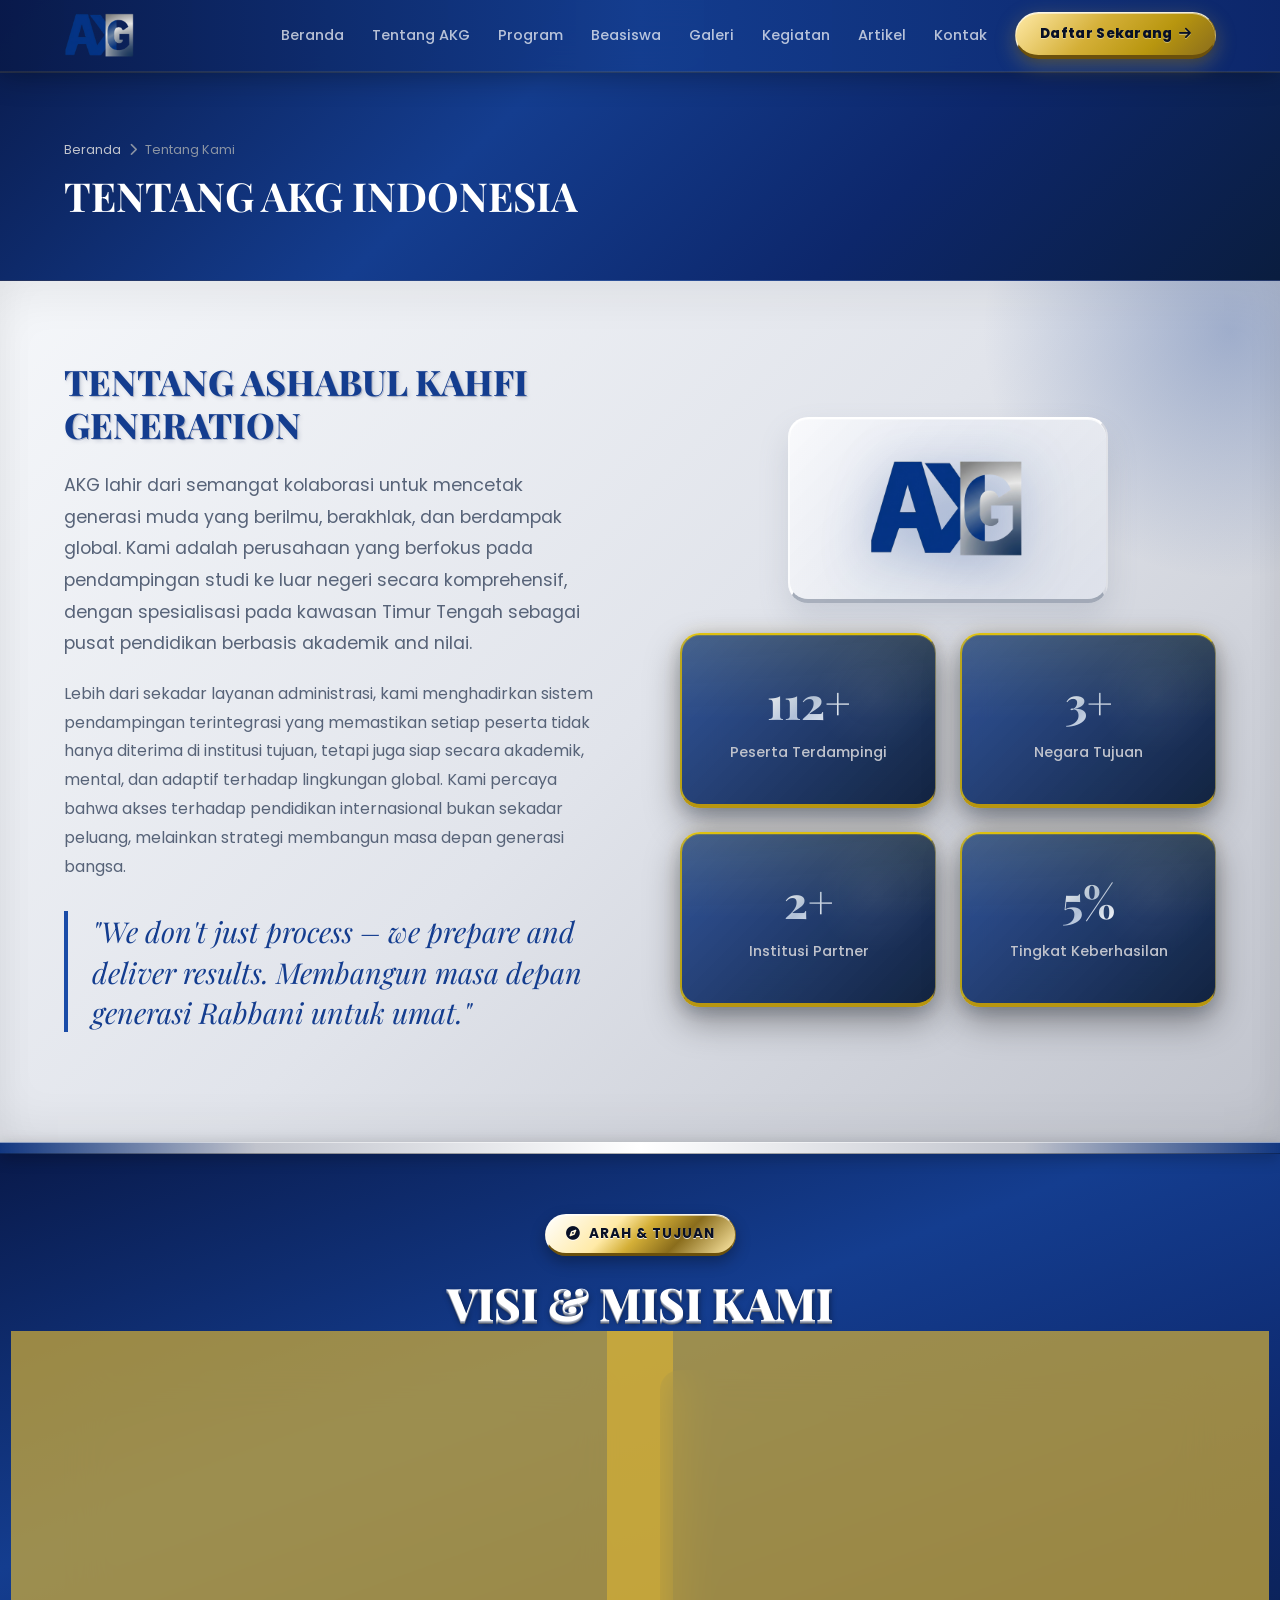
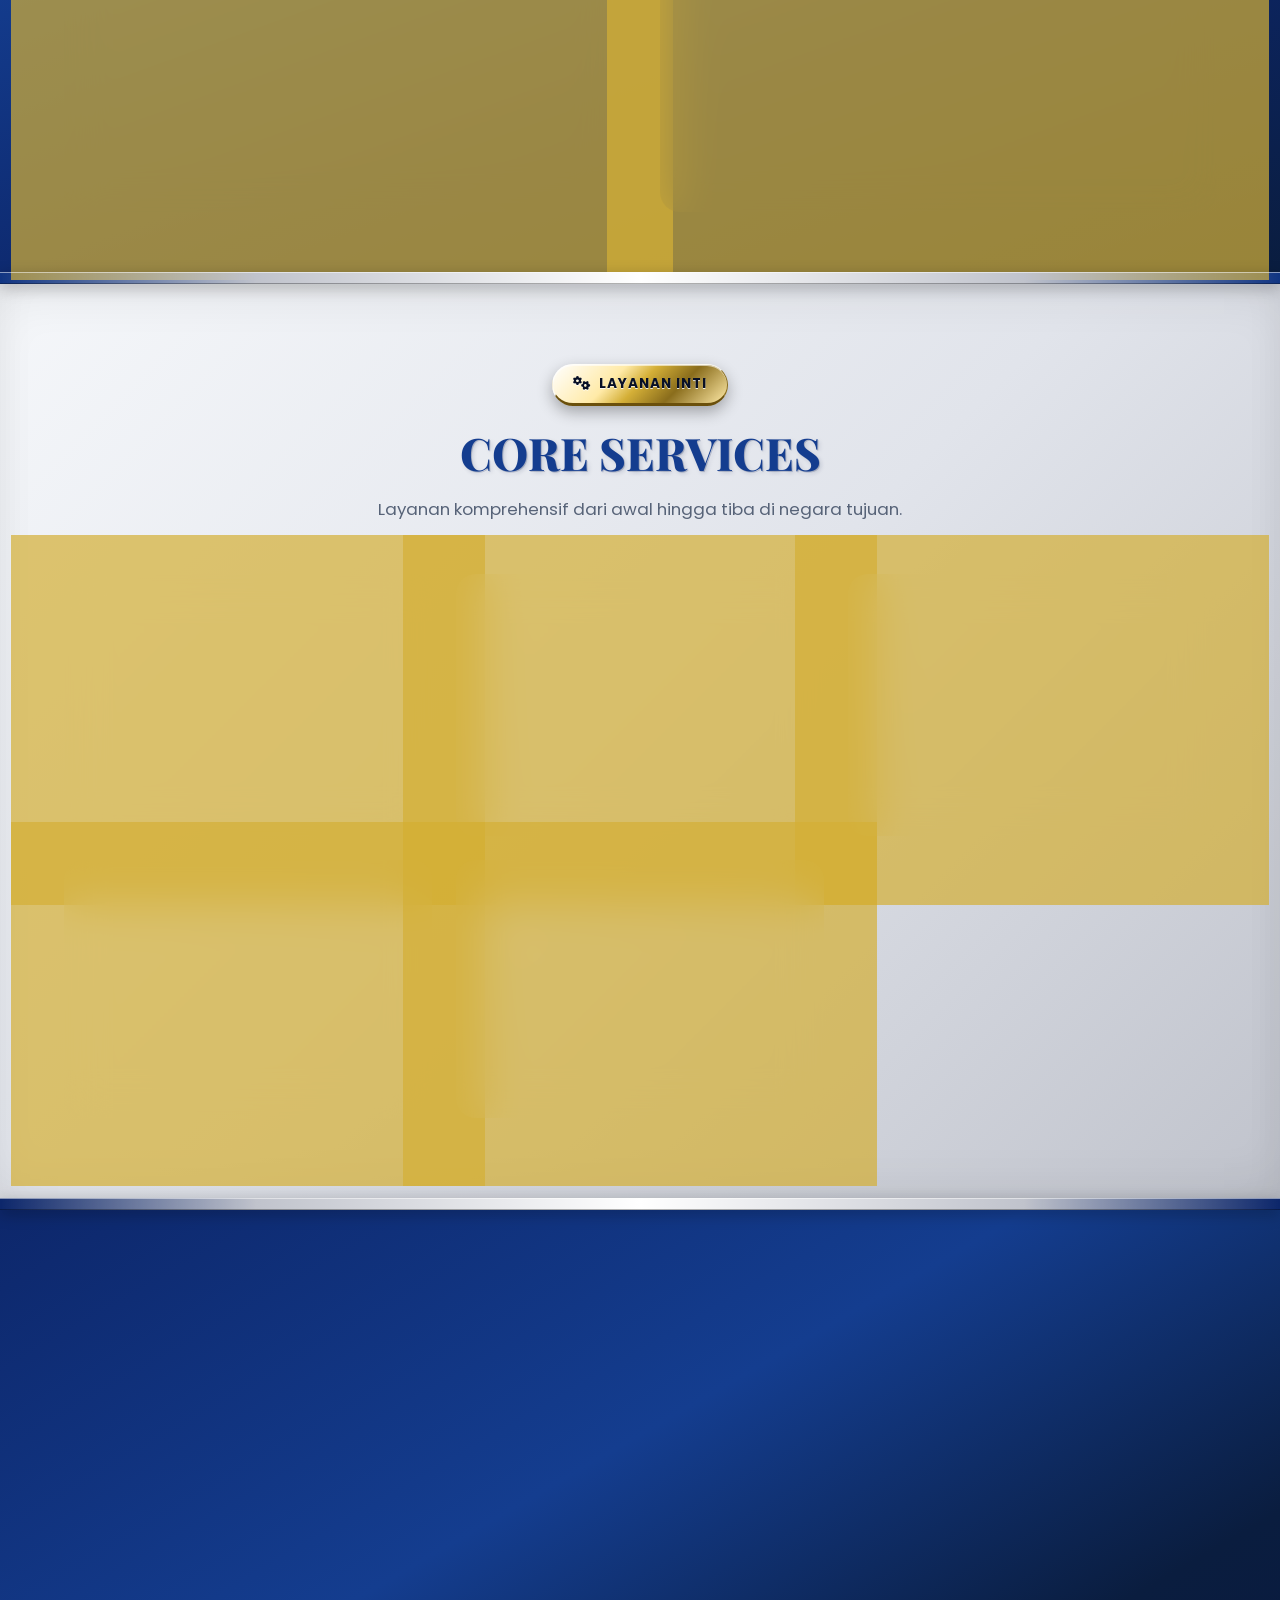
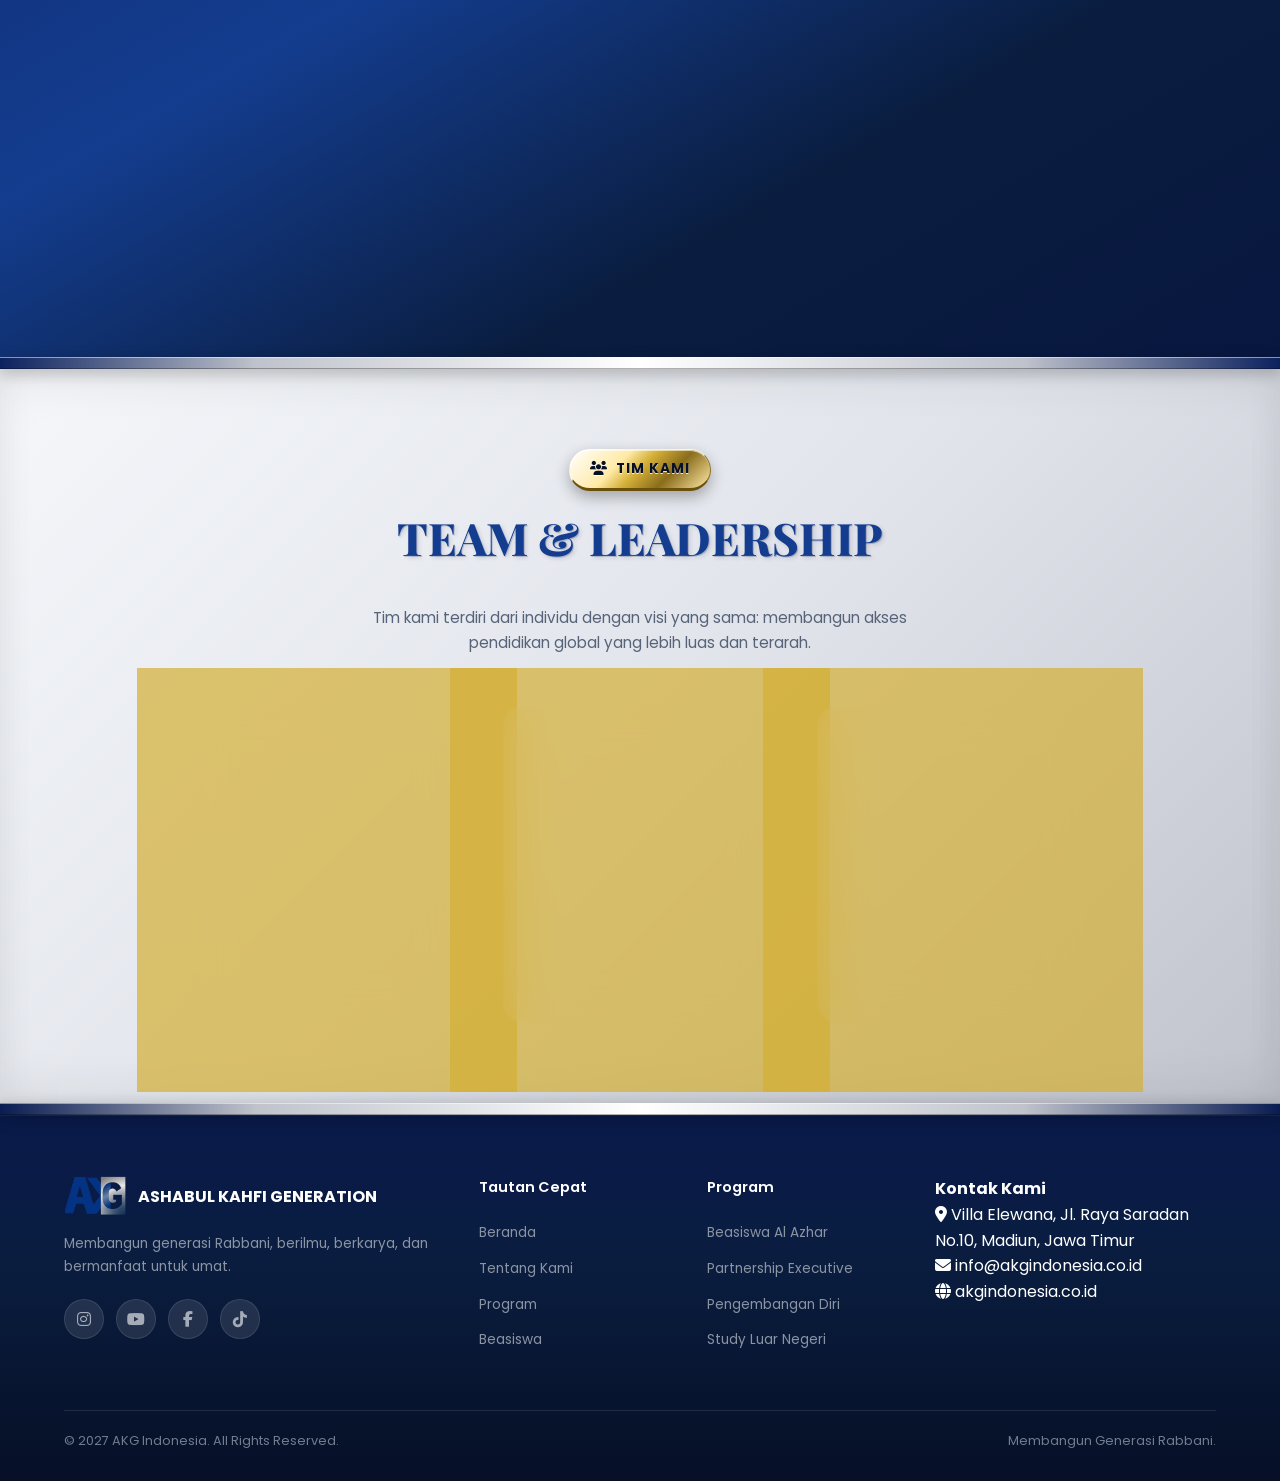
<file: about.html>
<!doctype html>
<html lang="id">
  <head>
    <meta charset="UTF-8" />
    <meta name="viewport" content="width=device-width, initial-scale=1.0" />

    <!-- Favicon -->
    <link rel="icon" href="assets/img/logo-akg.png" type="image/png" />

    <!-- SEO Meta Tags -->
    <title>Tentang Kami | AKG Indonesia - Ashabul Kahfi Generation</title>
    <meta name="description" content="Tentang Ashabul Kahfi Generation (AKG) - Pelajari Visi, Misi, Layanan Inti, Nilai Keunggulan Pembeda, dan Struktur Tim Kepemimpinan profesional kami." />
    <meta name="keywords" content="Visi Misi AKG, Tim AKG Indonesia, Profil Ashabul Kahfi Generation, pendampingan studi luar negeri, beasiswa Mesir, beasiswa Al Azhar" />
    <meta name="author" content="AKG Indonesia" />
    <meta name="robots" content="index, follow" />
    <link rel="canonical" href="https://akgindonesia.co.id/about.html" />

    <!-- Open Graph / Facebook / WhatsApp (Untuk WA Preview Bergambar) -->
    <meta property="og:type" content="website" />
    <meta property="og:url" content="https://akgindonesia.co.id/about.html" />
    <meta property="og:title" content="Tentang Kami | AKG Indonesia - Ashabul Kahfi Generation" />
    <meta property="og:description" content="Pelajari visi, misi, layanan inti, nilai pembeda, dan profil kepemimpinan Ashabul Kahfi Generation (AKG Indonesia)." />
    <meta property="og:image" content="https://akgindonesia.co.id/assets/img/logo-akg.png" />
    <meta property="og:image:secure_url" content="https://akgindonesia.co.id/assets/img/logo-akg.png" />
    <meta property="og:image:type" content="image/png" />
    <meta property="og:image:width" content="500" />
    <meta property="og:image:height" content="500" />
    <meta property="og:site_name" content="AKG Indonesia" />

    <!-- Twitter -->
    <meta name="twitter:card" content="summary" />
    <meta name="twitter:url" content="https://akgindonesia.co.id/about.html" />
    <meta name="twitter:title" content="Tentang Kami | AKG Indonesia" />
    <meta name="twitter:description" content="Pelajari visi, misi, layanan inti, nilai pembeda, dan profil kepemimpinan Ashabul Kahfi Generation (AKG Indonesia)." />
    <meta name="twitter:image" content="https://akgindonesia.co.id/assets/img/logo-akg.png" />

    <!-- Fonts -->
    <link rel="preconnect" href="https://fonts.googleapis.com" />
    <link rel="preconnect" href="https://fonts.gstatic.com" crossorigin />
    <link
      href="https://fonts.googleapis.com/css2?family=Poppins:wght@300;400;500;600;700;800;900&family=Playfair+Display:wght@400;500;600;700;800;900&display=swap"
      rel="stylesheet"
    />

    <!-- Font Awesome Icons -->
    <link
      rel="stylesheet"
      href="https://cdnjs.cloudflare.com/ajax/libs/font-awesome/6.5.1/css/all.min.css"
    />

    <!-- Stylesheet -->
    <link rel="stylesheet" href="css/style.css" />
  </head>
  <body>
    <!-- ============ PAGE LOADER ============ -->
    <div class="page-loader">
      <img src="assets/img/logo-akg.png" alt="AKG Logo" class="loader-logo" />
      <div class="loader-bar"></div>
      <div class="loader-text">AKG Indonesia</div>
    </div>

    <!-- ============ NAVBAR ============ -->
    <nav class="navbar scrolled" id="navbar">
      <div class="container">
        <a href="index.html#beranda" class="navbar-logo" id="nav-logo">
          <img src="assets/img/logo-akg.png" alt="AKG Indonesia Logo" />
        </a>

        <div class="navbar-menu" id="nav-menu">
          <a href="index.html#beranda">Beranda</a>
          <a href="about.html" class="active">Tentang AKG</a>
          <a href="index.html#program">Program</a>
          <a href="index.html#beasiswa">Beasiswa</a>
          <a href="galeri.html">Galeri</a>
          <a href="kegiatan.html">Kegiatan</a>
          <a href="artikel.html">Artikel</a>
          <a href="index.html#kontak">Kontak</a>
          <a href="index.html#daftar" class="btn btn-primary navbar-cta">Daftar Sekarang <i class="fas fa-arrow-right"></i></a>
        </div>

        <button
          class="navbar-toggle"
          id="nav-toggle"
          aria-label="Toggle Navigation"
        >
          <span></span>
          <span></span>
          <span></span>
        </button>
      </div>
    </nav>

    <!-- ============ SUBPAGE HERO ============ -->
    <section class="subpage-hero">
      <div class="container">
        <div class="subpage-breadcrumbs">
          <a href="index.html#beranda">Beranda</a>
          <i class="fas fa-chevron-right"></i>
          <span>Tentang Kami</span>
        </div>
        <h1 class="subpage-title">TENTANG AKG INDONESIA</h1>
      </div>
    </section>

    <!-- ============ ABOUT DETAIL ============ -->
    <section class="about bg-silver-metallic" style="padding: 80px 0;">
      <div class="container">
        <div class="about-content reveal-left">
          <h2 class="section-title" style="font-size: 2.2rem; margin-bottom: 24px;"><span class="chrome-text-silver">TENTANG ASHABUL KAHFI GENERATION</span></h2>
          <p class="about-text" style="font-size: 1.1rem; line-height: 1.8; margin-bottom: 20px;">
            AKG lahir dari semangat kolaborasi untuk mencetak generasi muda yang berilmu, berakhlak, dan berdampak global. Kami adalah perusahaan yang berfokus pada pendampingan studi ke luar negeri secara komprehensif, dengan spesialisasi pada kawasan Timur Tengah sebagai pusat pendidikan berbasis akademik and nilai.
          </p>
          <p class="about-text" style="font-size: 1rem; line-height: 1.8; margin-bottom: 20px; color: var(--silver-700);">
            Lebih dari sekadar layanan administrasi, kami menghadirkan sistem pendampingan terintegrasi yang memastikan setiap peserta tidak hanya diterima di institusi tujuan, tetapi juga siap secara akademik, mental, dan adaptif terhadap lingkungan global. Kami percaya bahwa akses terhadap pendidikan internasional bukan sekadar peluang, melainkan strategi membangun masa depan generasi bangsa.
          </p>
          <div class="about-quote" style="margin: 30px 0; border-left: 4px solid var(--navy-500); color: var(--navy-900);">
            "We don't just process – we prepare and deliver results. Membangun masa depan generasi Rabbani untuk umat."
          </div>
        </div>

        <div class="about-visual reveal-right" style="display: flex; flex-direction: column; align-items: center; gap: 30px;">
          <!-- Glowing Animated Logo Box -->
          <div class="about-logo-card widget-3d-silver" style="border-radius: var(--radius-lg); padding: 40px; display: flex; align-items: center; justify-content: center; width: 100%; max-width: 320px; animation: float 6s ease-in-out infinite; position: relative; overflow: hidden;">
            <div class="glow-effect" style="position: absolute; top: -50%; left: -50%; width: 200%; height: 200%; background: radial-gradient(circle, rgba(20, 61, 143, 0.08) 0%, transparent 60%); pointer-events: none;"></div>
            <img src="assets/img/logo-akg.png" alt="AKG Indonesia Logo" style="max-width: 160px; height: auto; filter: drop-shadow(0 10px 25px rgba(20, 61, 143, 0.3)); position: relative; z-index: 2;" />
          </div>

          <div class="stat-grid" style="width: 100%;">
            <div class="stat-item widget-3d-gold-glossy">
              <div class="number" data-count="500" data-suffix="+">0</div>
              <div class="label">Peserta Terdampingi</div>
            </div>
            <div class="stat-item widget-3d-gold-glossy">
              <div class="number" data-count="15" data-suffix="+">0</div>
              <div class="label">Negara Tujuan</div>
            </div>
            <div class="stat-item widget-3d-gold-glossy">
              <div class="number" data-count="50" data-suffix="+">0</div>
              <div class="label">Institusi Partner</div>
            </div>
            <div class="stat-item widget-3d-gold-glossy">
              <div class="number" data-count="95" data-suffix="%">0</div>
              <div class="label">Tingkat Keberhasilan</div>
            </div>
          </div>
        </div>
      </div>
    </section>

    <!-- Decorative 3D Divider Ribbon -->
    <div class="ribbon-divider"></div>

    <!-- ============ VISION & MISSION ============ -->
    <section class="vision-mission" id="visi-misi" style="padding: 60px 0; background: linear-gradient(160deg, #091a4b 0%, #143D8F 35%, #0d276b 65%, #0a1d3f 100%);">
      <div class="container">
        <div class="programs-header reveal" style="text-align: center; margin-bottom: 40px;">
          <div class="section-badge">
            <i class="fas fa-compass"></i>
            Arah & Tujuan
          </div>
          <h2 class="section-title"><span class="chrome-text">VISI &amp; MISI KAMI</span></h2>
        </div>

        <div class="vm-grid">
          <div class="vm-card reveal-left widget-3d-gold-glossy" style="padding: 40px;">
            <div class="card-label">Visi</div>
            <h3>Vision</h3>
            <p>
              Menjadi institusi terdepan dalam membangun akses pendidikan global yang terarah, terpercaya, dan berdampak bagi generasi Indonesia.
            </p>
          </div>

          <div class="vm-card reveal-right widget-3d-gold-glossy" style="padding: 40px;">
            <div class="card-label">Misi</div>
            <h3>Mission</h3>
            <ul>
              <li>Menyediakan layanan pendampingan studi luar negeri berbasis sistem yang terstruktur dan profesional.</li>
              <li>Meningkatkan kesiapan akademik dan personal peserta sebelum memasuki lingkungan internasional.</li>
              <li>Membangun jaringan strategis dengan institusi pendidikan global.</li>
              <li>Menghadirkan standar layanan yang berorientasi pada keberhasilan, bukan sekadar proses.</li>
            </ul>
          </div>
        </div>
      </div>
    </section>

    <!-- Decorative 3D Divider Ribbon -->
    <div class="ribbon-divider"></div>

    <!-- ============ CORE SERVICES ============ -->
    <section class="services bg-silver-metallic" id="layanan" style="padding: 80px 0;">
      <div class="container">
        <div class="services-header reveal" style="text-align: center; margin-bottom: 50px;">
          <div class="section-badge">
            <i class="fas fa-cogs"></i>
            Layanan Inti
          </div>
          <h2 class="section-title"><span class="chrome-text-silver">CORE SERVICES</span></h2>
          <p class="section-subtitle" style="margin: 0 auto;">Layanan komprehensif dari awal hingga tiba di negara tujuan.</p>
        </div>

        <div class="services-grid" data-stagger>
          <div class="service-card reveal widget-3d-gold-glossy" style="padding: 30px;">
            <div class="service-num">01</div>
            <h3>Academic &amp; Study Consultation</h3>
            <p>Pendampingan strategis dalam menentukan jalur pendidikan yang tepat dan berkelanjutan.</p>
          </div>
          <div class="service-card reveal widget-3d-gold-glossy" style="padding: 30px;">
            <div class="service-num">02</div>
            <h3>Admission &amp; Documentation Handling</h3>
            <p>Manajemen penuh seluruh proses administrasi hingga penerimaan resmi.</p>
          </div>
          <div class="service-card reveal widget-3d-gold-glossy" style="padding: 30px;">
            <div class="service-num">03</div>
            <h3>Visa &amp; Legal Assistance</h3>
            <p>Pendampingan profesional untuk meminimalisir risiko kegagalan visa.</p>
          </div>
          <div class="service-card reveal widget-3d-gold-glossy" style="padding: 30px;">
            <div class="service-num">04</div>
            <h3>Pre-Departure Program</h3>
            <p>Pembekalan akademik, bahasa, serta kesiapan mental dan budaya sebelum keberangkatan.</p>
          </div>
          <div class="service-card reveal widget-3d-gold-glossy" style="padding: 30px;">
            <div class="service-num">05</div>
            <h3>End-to-End Support</h3>
            <p>Pendampingan menyeluruh hingga peserta tiba di negara tujuan dan beradaptasi dengan lingkungan baru.</p>
          </div>
        </div>
      </div>
    </section>

    <!-- Decorative 3D Divider Ribbon -->
    <div class="ribbon-divider"></div>

    <!-- ============ DISTINCTIVE VALUE ============ -->
    <section class="distinctive" id="keunggulan" style="padding: 80px 0; background: linear-gradient(150deg, #0d276b 0%, #143D8F 40%, #0a1d3f 70%, #081740 100%);">
      <div class="container">
        <div class="distinctive-content reveal-left">
          <div class="section-badge">
            <i class="fas fa-gem"></i>
            Keunggulan
          </div>
          <h2 class="section-title"><span class="chrome-text">OUR DISTINCTIVE VALUE</span></h2>
          <div class="quote-box">"We don't just process – we prepare and deliver results."</div>
          <ul class="distinctive-list">
            <li>Pendekatan end-to-end berbasis outcome.</li>
            <li>Fokus pada niche market (Timur Tengah) dengan peluang tinggi.</li>
            <li>Mentoring intensif &amp; personal.</li>
            <li>Sistem yang scalable dan terstruktur.</li>
            <li>Jaringan institusi pendidikan internasional.</li>
          </ul>
        </div>

        <div class="market-model reveal-right">
          <div class="mm-card widget-3d-gold-glossy" style="padding: 30px;">
            <h3>Market Positioning</h3>
            <p>Kami berada pada persimpangan antara tingginya minat studi luar negeri, minimnya layanan yang benar-benar terstruktur, dan kebutuhan akan pendampingan yang dapat dipercaya.</p>
            <p style="margin-top: 12px">Dengan positioning ini, kami hadir sebagai premium education partner, bukan sekadar jasa pengurusan.</p>
          </div>
          <div class="mm-card widget-3d-gold-glossy" style="padding: 30px;">
            <h3>Business Model</h3>
            <p>Model bisnis kami dirancang untuk memberikan keseimbangan antara profitabilitas dan scalability:</p>
            <ul>
              <li>Revenue utama: biaya layanan per peserta.</li>
              <li>Margin yang sehat dan berkelanjutan.</li>
              <li>Monetisasi tambahan melalui program persiapan &amp; mentoring.</li>
              <li>Potensi ekspansi melalui partnership institusi.</li>
            </ul>
          </div>
        </div>
      </div>
    </section>

    <!-- Decorative 3D Divider Ribbon -->
    <div class="ribbon-divider"></div>

    <!-- ============ TEAM SECTION ============ -->
    <section class="team bg-silver-metallic" id="tim" style="padding: 80px 0;">
      <div class="container">
        <div class="team-header reveal" style="text-align: center; margin-bottom: 40px;">
          <div class="section-badge">
            <i class="fas fa-users"></i>
            Tim Kami
          </div>
          <h2 class="section-title"><span class="chrome-text-silver">TEAM &amp; LEADERSHIP</span></h2>
        </div>

        <p class="team-subtitle reveal" style="text-align: center; max-width: 600px; margin: 0 auto 50px;">
          Tim kami terdiri dari individu dengan visi yang sama: membangun akses pendidikan global yang lebih luas dan terarah.
        </p>

        <div class="team-grid" data-stagger>
          <div class="team-card reveal widget-3d-gold-glossy" style="padding: 24px;">
            <div class="team-photo">
              <img src="assets/img/team-anjeli.png" alt="Anjeli - CEO & President" />
            </div>
            <h3>Anjeli</h3>
            <p class="role">CEO &amp; President</p>
          </div>
          <div class="team-card reveal widget-3d-gold-glossy" style="padding: 24px;">
            <div class="team-photo">
              <img src="assets/img/team-juhan.png" alt="Juhan - Direktur Utama" />
            </div>
            <h3>Juhan</h3>
            <p class="role">Direktur Utama</p>
          </div>
          <div class="team-card reveal widget-3d-gold-glossy" style="padding: 24px;">
            <div class="team-photo">
              <img src="assets/img/team-rijal.png" alt="Rijal - Direktur" />
            </div>
            <h3>Rijal</h3>
            <p class="role">Direktur</p>
          </div>
        </div>
      </div>
    </section>

    <!-- Decorative 3D Divider Ribbon -->
    <div class="ribbon-divider"></div>

    <!-- ============ FOOTER ============ -->
    <footer class="footer">
      <div class="container">
        <div class="footer-content">
          <div class="footer-brand">
            <div class="footer-logo">
              <img src="assets/img/logo-akg.png" alt="AKG Logo" />
              <span>ASHABUL KAHFI GENERATION</span>
            </div>
            <p>Membangun generasi Rabbani, berilmu, berkarya, dan bermanfaat untuk umat.</p>
            <div class="social-links">
              <a href="#" aria-label="Instagram"><i class="fab fa-instagram"></i></a>
              <a href="#" aria-label="Youtube"><i class="fab fa-youtube"></i></a>
              <a href="#" aria-label="Facebook"><i class="fab fa-facebook-f"></i></a>
              <a href="#" aria-label="TikTok"><i class="fab fa-tiktok"></i></a>
            </div>
          </div>
          <div class="footer-links">
            <h4>Tautan Cepat</h4>
            <ul>
              <li><a href="index.html#beranda">Beranda</a></li>
              <li><a href="about.html">Tentang Kami</a></li>
              <li><a href="index.html#program">Program</a></li>
              <li><a href="index.html#beasiswa">Beasiswa</a></li>
            </ul>
          </div>
          <div class="footer-links">
            <h4>Program</h4>
            <ul>
              <li><a href="index.html#beasiswa">Beasiswa Al Azhar</a></li>
              <li><a href="index.html#program">Partnership Executive</a></li>
              <li><a href="index.html#program">Pengembangan Diri</a></li>
              <li><a href="index.html#program">Study Luar Negeri</a></li>
            </ul>
          </div>
          <div class="footer-contact">
            <h4>Kontak Kami</h4>
            <p><i class="fas fa-map-marker-alt"></i> Villa Elewana, Jl. Raya Saradan No.10, Madiun, Jawa Timur</p>
            <p><i class="fas fa-envelope"></i> info@akgindonesia.co.id</p>
            <p><i class="fas fa-globe"></i> akgindonesia.co.id</p>
          </div>
        </div>
        <div class="footer-bottom" style="border-top: 1px solid var(--white-10); padding-top: 20px; display: flex; justify-content: space-between; font-size: 0.8rem; color: var(--silver-600);">
          <p>&copy; 2027 AKG Indonesia. All Rights Reserved.</p>
          <p>Membangun Generasi Rabbani.</p>
        </div>
      </div>
    </footer>

    <!-- Back to Top Button -->
    <button class="back-to-top" id="backToTop" aria-label="Back to Top">
      <i class="fas fa-arrow-up"></i>
    </button>

    <!-- Scripts -->
    <script src="js/main.js"></script>
  </body>
</html>
</file>
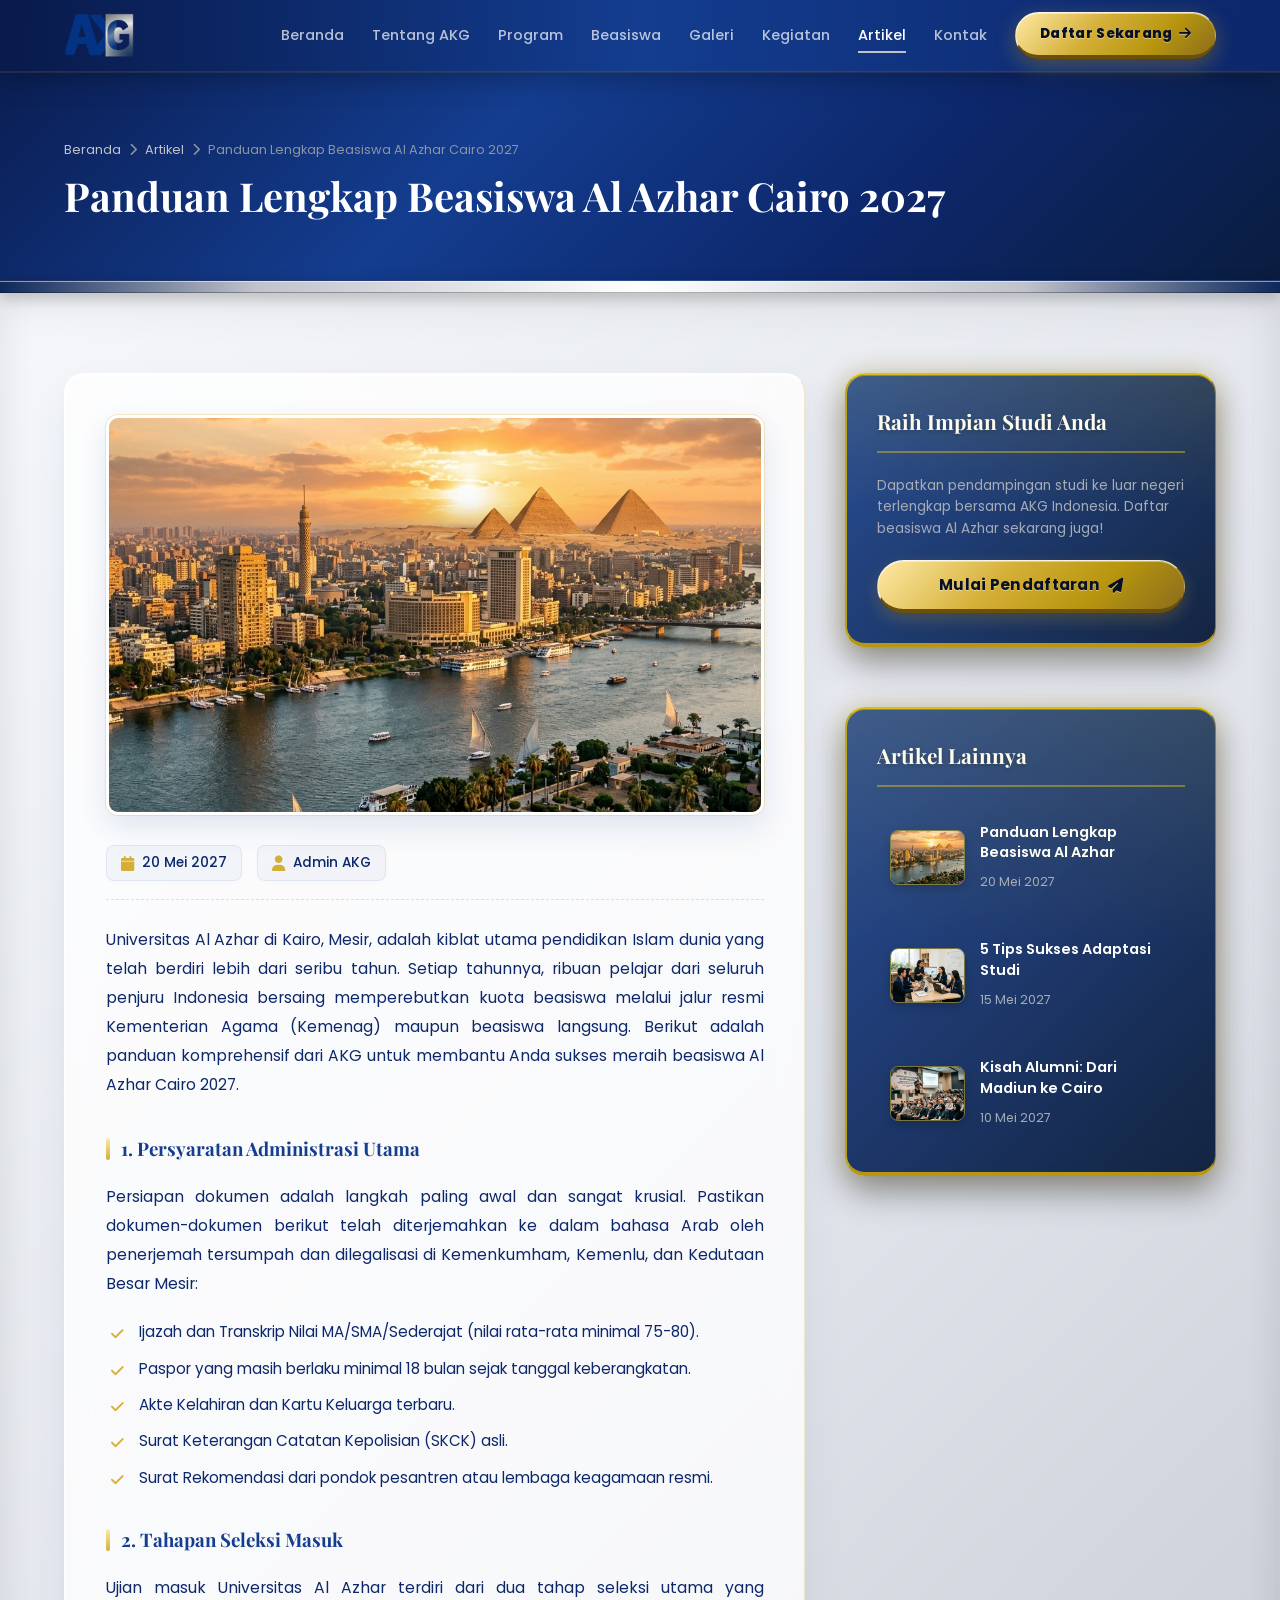
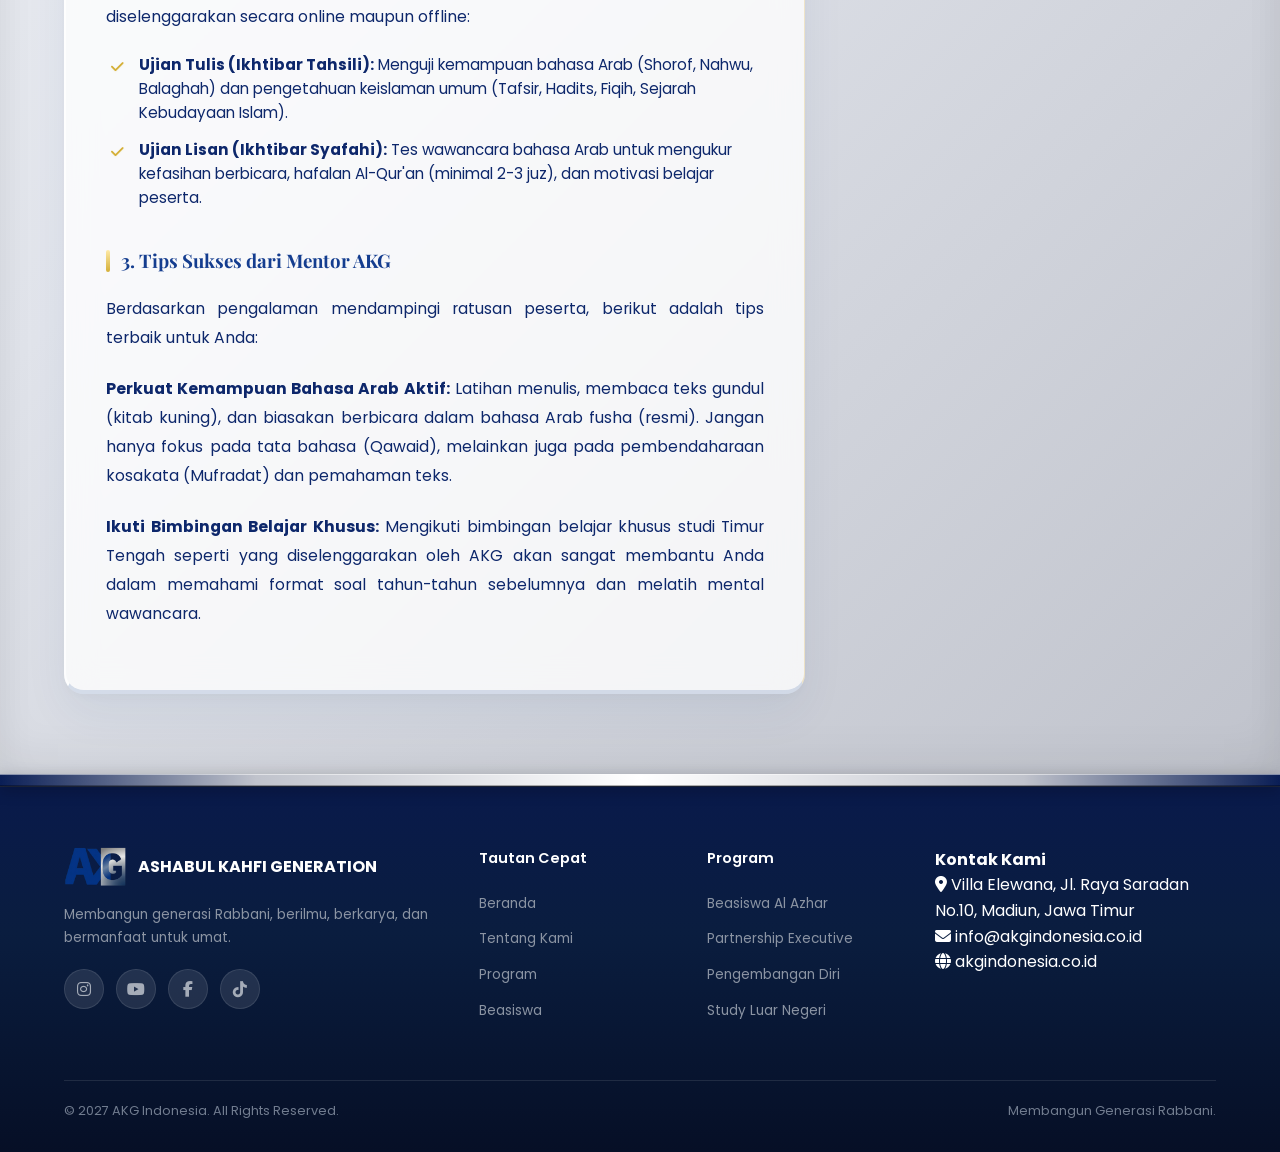
<file: artikel-detail.html>
<!doctype html>
<html lang="id">
  <head>
    <meta charset="UTF-8" />
    <meta name="viewport" content="width=device-width, initial-scale=1.0" />

    <!-- Favicon -->
    <link rel="icon" href="assets/img/logo-akg.png" type="image/png" />

    <!-- SEO Meta Tags -->
    <title>Detail Artikel | AKG Indonesia - Ashabul Kahfi Generation</title>
    <meta name="description" content="Detail Artikel Ashabul Kahfi Generation (AKG) - Temukan ulasan mendalam, kiat beasiswa Al Azhar Cairo 2027, tips adaptasi kuliah di luar negeri, dan berita edukatif lainnya." />
    <meta name="keywords" content="kisah sukses beasiswa, panduan beasiswa mesir, beasiswa kemenag, kuliah kairo, ashabul kahfi generation" />
    <meta name="author" content="AKG Indonesia" />
    <meta name="robots" content="index, follow" />
    <link rel="canonical" href="https://akgindonesia.co.id/artikel-detail.html" />

    <!-- Open Graph / Facebook / WhatsApp (Untuk WA Preview Bergambar) -->
    <meta property="og:type" content="article" />
    <meta property="og:url" content="https://akgindonesia.co.id/artikel-detail.html" />
    <meta property="og:title" content="Detail Artikel | AKG Indonesia - Ashabul Kahfi Generation" />
    <meta property="og:description" content="Temukan ulasan mendalam, kiat sukses beasiswa Al Azhar Cairo 2027, tips adaptasi luar negeri, dan cerita inspiratif." />
    <meta property="og:image" content="https://akgindonesia.co.id/assets/img/logo-akg.png" />
    <meta property="og:image:secure_url" content="https://akgindonesia.co.id/assets/img/logo-akg.png" />
    <meta property="og:image:type" content="image/png" />
    <meta property="og:image:width" content="500" />
    <meta property="og:image:height" content="500" />
    <meta property="og:site_name" content="AKG Indonesia" />

    <!-- Twitter -->
    <meta name="twitter:card" content="summary_large_image" />
    <meta name="twitter:url" content="https://akgindonesia.co.id/artikel-detail.html" />
    <meta name="twitter:title" content="Detail Artikel | AKG Indonesia" />
    <meta name="twitter:description" content="Temukan ulasan mendalam, kiat sukses beasiswa Al Azhar Cairo 2027, tips adaptasi luar negeri, dan cerita inspiratif." />
    <meta name="twitter:image" content="https://akgindonesia.co.id/assets/img/logo-akg.png" />

    <!-- Fonts -->
    <link rel="preconnect" href="https://fonts.googleapis.com" />
    <link rel="preconnect" href="https://fonts.gstatic.com" crossorigin />
    <link
      href="https://fonts.googleapis.com/css2?family=Poppins:wght@300;400;500;600;700;800;900&family=Playfair+Display:wght@400;500;600;700;800;900&display=swap"
      rel="stylesheet"
    />

    <!-- Font Awesome Icons -->
    <link
      rel="stylesheet"
      href="https://cdnjs.cloudflare.com/ajax/libs/font-awesome/6.5.1/css/all.min.css"
    />

    <!-- Stylesheet -->
    <link rel="stylesheet" href="css/style.css" />
  </head>
  <body>
    <!-- ============ PAGE LOADER ============ -->
    <div class="page-loader">
      <img src="assets/img/logo-akg.png" alt="AKG Logo" class="loader-logo" />
      <div class="loader-bar"></div>
      <div class="loader-text">AKG Indonesia</div>
    </div>

    <!-- ============ NAVBAR ============ -->
    <nav class="navbar scrolled" id="navbar">
      <div class="container">
        <a href="index.html#beranda" class="navbar-logo" id="nav-logo">
          <img src="assets/img/logo-akg.png" alt="AKG Indonesia Logo" />
        </a>

        <div class="navbar-menu" id="nav-menu">
          <a href="index.html#beranda">Beranda</a>
          <a href="about.html">Tentang AKG</a>
          <a href="index.html#program">Program</a>
          <a href="index.html#beasiswa">Beasiswa</a>
          <a href="galeri.html">Galeri</a>
          <a href="kegiatan.html">Kegiatan</a>
          <a href="artikel.html" class="active">Artikel</a>
          <a href="index.html#kontak">Kontak</a>
          <a href="index.html#daftar" class="btn btn-primary navbar-cta">Daftar Sekarang <i class="fas fa-arrow-right"></i></a>
        </div>

        <button
          class="navbar-toggle"
          id="nav-toggle"
          aria-label="Toggle Navigation"
        >
          <span></span>
          <span></span>
          <span></span>
        </button>
      </div>
    </nav>

    <!-- ============ SUBPAGE HERO ============ -->
    <section class="subpage-hero">
      <div class="container">
        <div class="subpage-breadcrumbs">
          <a href="index.html#beranda">Beranda</a>
          <i class="fas fa-chevron-right"></i>
          <a href="artikel.html">Artikel</a>
          <i class="fas fa-chevron-right"></i>
          <span class="current-breadcrumb">Detail Artikel</span>
        </div>
        <h1 class="subpage-title detail-title">Detail Artikel</h1>
      </div>
    </section>

    <!-- Decorative 3D Divider Ribbon -->
    <div class="ribbon-divider"></div>

    <!-- ============ DETAIL CONTENT ============ -->
    <section class="subpage-content bg-silver-metallic" style="padding: 80px 0;">
      <div class="container">
        <div class="detail-wrapper">
          <!-- Main Content -->
          <main class="detail-main" style="padding: 40px; border-radius: var(--radius-lg);">
            <div class="detail-cover">
              <img src="assets/img/artikel-header.png" alt="Cover Artikel" />
            </div>

            <div class="detail-meta">
              <span class="detail-date-text"><i class="fas fa-calendar"></i> -</span>
              <span class="detail-author-text"><i class="fas fa-user"></i> -</span>
            </div>

            <div class="detail-content detail-content-text">
              <p>Memuat konten artikel...</p>
            </div>
          </main>

          <!-- Sidebar -->
          <aside class="detail-sidebar">
            <!-- Widget 1: CTA Registrasi -->
            <div class="sidebar-widget widget-3d-gold-glossy" style="padding: 30px; border-radius: var(--radius-lg); margin-bottom: 30px;">
              <h4>Raih Impian Studi Anda</h4>
              <p style="font-size: 0.85rem; margin-bottom: 20px;">
                Dapatkan pendampingan studi ke luar negeri terlengkap bersama AKG Indonesia. Daftar beasiswa Al Azhar sekarang juga!
              </p>
              <a href="index.html#daftar" class="btn btn-primary" style="width: 100%; justify-content: center;">
                Mulai Pendaftaran <i class="fas fa-paper-plane"></i>
              </a>
            </div>

            <!-- Widget 2: Artikel Lainnya -->
            <div class="sidebar-widget widget-3d-gold-glossy" style="padding: 30px; border-radius: var(--radius-lg); margin-bottom: 30px;">
              <h4>Artikel Lainnya</h4>
              <div class="related-list">
                <a href="artikel-detail.html?id=panduan-beasiswa" class="related-item">
                  <div class="related-thumb">
                    <img src="assets/img/artikel-header.png" alt="Beasiswa" />
                  </div>
                  <div class="related-info">
                    <h5>Panduan Lengkap Beasiswa Al Azhar</h5>
                    <span>20 Mei 2027</span>
                  </div>
                </a>

                <a href="artikel-detail.html?id=tips-adaptasi" class="related-item">
                  <div class="related-thumb">
                    <img src="assets/img/galeri-mentoring.png" alt="Tips" />
                  </div>
                  <div class="related-info">
                    <h5>5 Tips Sukses Adaptasi Studi</h5>
                    <span>15 Mei 2027</span>
                  </div>
                </a>

                <a href="artikel-detail.html?id=kisah-alumni" class="related-item">
                  <div class="related-thumb">
                    <img src="assets/img/galeri-seminar.png" alt="Kisah" />
                  </div>
                  <div class="related-info">
                    <h5>Kisah Alumni: Dari Madiun ke Cairo</h5>
                    <span>10 Mei 2027</span>
                  </div>
                </a>
              </div>
            </div>
          </aside>
        </div>
      </div>
    </section>

    <!-- Decorative 3D Divider Ribbon -->
    <div class="ribbon-divider"></div>

    <!-- ============ FOOTER ============ -->
    <footer class="footer">
      <div class="container">
        <div class="footer-content">
          <div class="footer-brand">
            <div class="footer-logo">
              <img src="assets/img/logo-akg.png" alt="AKG Logo" />
              <span>ASHABUL KAHFI GENERATION</span>
            </div>
            <p>Membangun generasi Rabbani, berilmu, berkarya, dan bermanfaat untuk umat.</p>
            <div class="social-links">
              <a href="#" aria-label="Instagram"><i class="fab fa-instagram"></i></a>
              <a href="#" aria-label="Youtube"><i class="fab fa-youtube"></i></a>
              <a href="#" aria-label="Facebook"><i class="fab fa-facebook-f"></i></a>
              <a href="#" aria-label="TikTok"><i class="fab fa-tiktok"></i></a>
            </div>
          </div>
          <div class="footer-links">
            <h4>Tautan Cepat</h4>
            <ul>
              <li><a href="index.html#beranda">Beranda</a></li>
              <li><a href="about.html">Tentang Kami</a></li>
              <li><a href="index.html#program">Program</a></li>
              <li><a href="index.html#beasiswa">Beasiswa</a></li>
            </ul>
          </div>
          <div class="footer-links">
            <h4>Program</h4>
            <ul>
              <li><a href="index.html#beasiswa">Beasiswa Al Azhar</a></li>
              <li><a href="index.html#program">Partnership Executive</a></li>
              <li><a href="index.html#program">Pengembangan Diri</a></li>
              <li><a href="index.html#program">Study Luar Negeri</a></li>
            </ul>
          </div>
          <div class="footer-contact">
            <h4>Kontak Kami</h4>
            <p><i class="fas fa-map-marker-alt"></i> Villa Elewana, Jl. Raya Saradan No.10, Madiun, Jawa Timur</p>
            <p><i class="fas fa-envelope"></i> info@akgindonesia.co.id</p>
            <p><i class="fas fa-globe"></i> akgindonesia.co.id</p>
          </div>
        </div>
        <div class="footer-bottom" style="border-top: 1px solid var(--white-10); padding-top: 20px; display: flex; justify-content: space-between; font-size: 0.8rem; color: var(--silver-600);">
          <p>&copy; 2027 AKG Indonesia. All Rights Reserved.</p>
          <p>Membangun Generasi Rabbani.</p>
        </div>
      </div>
    </footer>

    <!-- Back to Top Button -->
    <button class="back-to-top" id="backToTop" aria-label="Back to Top">
      <i class="fas fa-arrow-up"></i>
    </button>

    <!-- Scripts -->
    <script src="js/main.js"></script>
  </body>
</html>
</file>
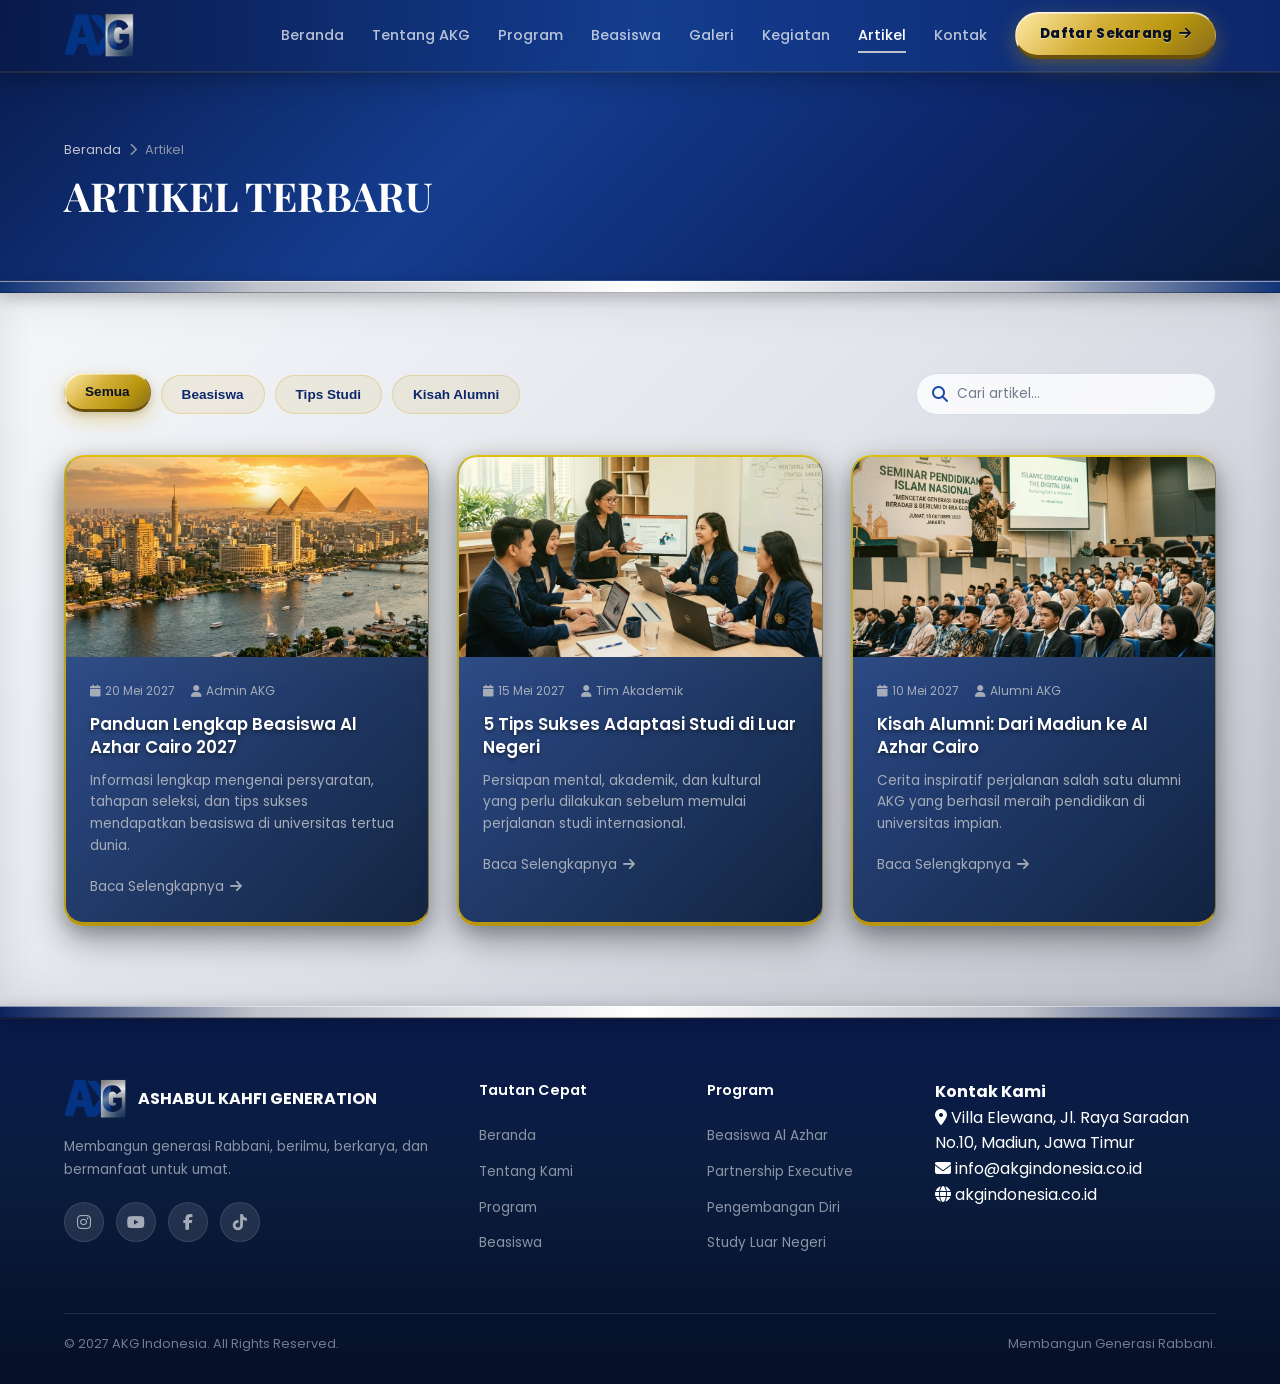
<file: artikel.html>
<!doctype html>
<html lang="id">
  <head>
    <meta charset="UTF-8" />
    <meta name="viewport" content="width=device-width, initial-scale=1.0" />

    <!-- Favicon -->
    <link rel="icon" href="assets/img/logo-akg.png" type="image/png" />

    <!-- SEO Meta Tags -->
    <title>Daftar Artikel | AKG Indonesia - Ashabul Kahfi Generation</title>
    <meta name="description" content="Daftar Artikel Ashabul Kahfi Generation (AKG) - Dapatkan tips adaptasi studi luar negeri, panduan beasiswa Al Azhar Cairo terbaru, dan kisah inspiratif alumni." />
    <meta name="keywords" content="artikel pendidikan, tips beasiswa, beasiswa al azhar cairo, kisah sukses santri, beasiswa luar negeri, tips kuliah di mesir" />
    <meta name="author" content="AKG Indonesia" />
    <meta name="robots" content="index, follow" />
    <link rel="canonical" href="https://akgindonesia.co.id/artikel.html" />

    <!-- Open Graph / Facebook / WhatsApp (Untuk WA Preview Bergambar) -->
    <meta property="og:type" content="website" />
    <meta property="og:url" content="https://akgindonesia.co.id/artikel.html" />
    <meta property="og:title" content="Daftar Artikel | AKG Indonesia - Ashabul Kahfi Generation" />
    <meta property="og:description" content="Kumpulan tips studi luar negeri, panduan lolos seleksi Al Azhar Cairo, dan cerita inspiratif perjalanan alumni beasiswa." />
    <meta property="og:image" content="https://akgindonesia.co.id/assets/img/logo-akg.png" />
    <meta property="og:image:secure_url" content="https://akgindonesia.co.id/assets/img/logo-akg.png" />
    <meta property="og:image:type" content="image/png" />
    <meta property="og:image:width" content="500" />
    <meta property="og:image:height" content="500" />
    <meta property="og:site_name" content="AKG Indonesia" />

    <!-- Twitter -->
    <meta name="twitter:card" content="summary" />
    <meta name="twitter:url" content="https://akgindonesia.co.id/artikel.html" />
    <meta name="twitter:title" content="Daftar Artikel | AKG Indonesia" />
    <meta name="twitter:description" content="Kumpulan tips studi luar negeri, panduan lolos seleksi Al Azhar Cairo, dan cerita inspiratif perjalanan alumni beasiswa." />
    <meta name="twitter:image" content="https://akgindonesia.co.id/assets/img/logo-akg.png" />

    <!-- Fonts -->
    <link rel="preconnect" href="https://fonts.googleapis.com" />
    <link rel="preconnect" href="https://fonts.gstatic.com" crossorigin />
    <link
      href="https://fonts.googleapis.com/css2?family=Poppins:wght@300;400;500;600;700;800;900&family=Playfair+Display:wght@400;500;600;700;800;900&display=swap"
      rel="stylesheet"
    />

    <!-- Font Awesome Icons -->
    <link
      rel="stylesheet"
      href="https://cdnjs.cloudflare.com/ajax/libs/font-awesome/6.5.1/css/all.min.css"
    />

    <!-- Stylesheet -->
    <link rel="stylesheet" href="css/style.css" />
  </head>
  <body>
    <!-- ============ PAGE LOADER ============ -->
    <div class="page-loader">
      <img src="assets/img/logo-akg.png" alt="AKG Logo" class="loader-logo" />
      <div class="loader-bar"></div>
      <div class="loader-text">AKG Indonesia</div>
    </div>

    <!-- ============ NAVBAR ============ -->
    <nav class="navbar scrolled" id="navbar">
      <div class="container">
        <a href="index.html#beranda" class="navbar-logo" id="nav-logo">
          <img src="assets/img/logo-akg.png" alt="AKG Indonesia Logo" />
        </a>

        <div class="navbar-menu" id="nav-menu">
          <a href="index.html#beranda">Beranda</a>
          <a href="about.html">Tentang AKG</a>
          <a href="index.html#program">Program</a>
          <a href="index.html#beasiswa">Beasiswa</a>
          <a href="galeri.html">Galeri</a>
          <a href="kegiatan.html">Kegiatan</a>
          <a href="artikel.html" class="active">Artikel</a>
          <a href="index.html#kontak">Kontak</a>
          <a href="index.html#daftar" class="btn btn-primary navbar-cta">Daftar Sekarang <i class="fas fa-arrow-right"></i></a>
        </div>

        <button
          class="navbar-toggle"
          id="nav-toggle"
          aria-label="Toggle Navigation"
        >
          <span></span>
          <span></span>
          <span></span>
        </button>
      </div>
    </nav>

    <!-- ============ SUBPAGE HERO ============ -->
    <section class="subpage-hero">
      <div class="container">
        <div class="subpage-breadcrumbs">
          <a href="index.html#beranda">Beranda</a>
          <i class="fas fa-chevron-right"></i>
          <span>Artikel</span>
        </div>
        <h1 class="subpage-title">ARTIKEL TERBARU</h1>
      </div>
    </section>

    <!-- Decorative 3D Divider Ribbon -->
    <div class="ribbon-divider"></div>

    <!-- ============ ARTIKEL CONTENT ============ -->
    <section class="subpage-content bg-silver-metallic" style="padding: 80px 0;">
      <div class="container">
        <!-- Control Panel -->
        <div class="page-controls">
          <div class="filter-tabs" id="artikelFilters">
            <button class="filter-tab active" data-filter="all">Semua</button>
            <button class="filter-tab" data-filter="Beasiswa">Beasiswa</button>
            <button class="filter-tab" data-filter="Tips">Tips Studi</button>
            <button class="filter-tab" data-filter="Kisah">Kisah Alumni</button>
          </div>
          <div class="search-box">
            <i class="fas fa-search"></i>
            <input type="text" id="artikelSearch" placeholder="Cari artikel..." />
          </div>
        </div>

        <!-- Grid Artikel -->
        <div class="artikel-grid" id="artikelGrid">
          <!-- Artikel 1 -->
          <a href="artikel-detail.html?id=panduan-beasiswa" class="artikel-card reveal widget-3d-gold-glossy" data-category="Beasiswa" style="display: block;">
            <div class="artikel-img">
              <img src="assets/img/artikel-header.png" alt="Panduan Beasiswa">
            </div>
            <div class="artikel-body">
              <div class="artikel-meta">
                <span><i class="fas fa-calendar"></i> 20 Mei 2027</span>
                <span><i class="fas fa-user"></i> Admin AKG</span>
              </div>
              <h3>Panduan Lengkap Beasiswa Al Azhar Cairo 2027</h3>
              <p>Informasi lengkap mengenai persyaratan, tahapan seleksi, dan tips sukses mendapatkan beasiswa di universitas tertua dunia.</p>
              <span class="read-more">Baca Selengkapnya <i class="fas fa-arrow-right"></i></span>
            </div>
          </a>

          <!-- Artikel 2 -->
          <a href="artikel-detail.html?id=tips-adaptasi" class="artikel-card reveal widget-3d-gold-glossy" data-category="Tips" style="display: block;">
            <div class="artikel-img">
              <img src="assets/img/galeri-mentoring.png" alt="Tips Studi">
            </div>
            <div class="artikel-body">
              <div class="artikel-meta">
                <span><i class="fas fa-calendar"></i> 15 Mei 2027</span>
                <span><i class="fas fa-user"></i> Tim Akademik</span>
              </div>
              <h3>5 Tips Sukses Adaptasi Studi di Luar Negeri</h3>
              <p>Persiapan mental, akademik, dan kultural yang perlu dilakukan sebelum memulai perjalanan studi internasional.</p>
              <span class="read-more">Baca Selengkapnya <i class="fas fa-arrow-right"></i></span>
            </div>
          </a>

          <!-- Artikel 3 -->
          <a href="artikel-detail.html?id=kisah-alumni" class="artikel-card reveal widget-3d-gold-glossy" data-category="Kisah" style="display: block;">
            <div class="artikel-img">
              <img src="assets/img/galeri-seminar.png" alt="Pengalaman Alumni">
            </div>
            <div class="artikel-body">
              <div class="artikel-meta">
                <span><i class="fas fa-calendar"></i> 10 Mei 2027</span>
                <span><i class="fas fa-user"></i> Alumni AKG</span>
              </div>
              <h3>Kisah Alumni: Dari Madiun ke Al Azhar Cairo</h3>
              <p>Cerita inspiratif perjalanan salah satu alumni AKG yang berhasil meraih pendidikan di universitas impian.</p>
              <span class="read-more">Baca Selengkapnya <i class="fas fa-arrow-right"></i></span>
            </div>
          </a>
        </div>
      </div>
    </section>

    <!-- Decorative 3D Divider Ribbon -->
    <div class="ribbon-divider"></div>

    <!-- ============ FOOTER ============ -->
    <footer class="footer">
      <div class="container">
        <div class="footer-content">
          <div class="footer-brand">
            <div class="footer-logo">
              <img src="assets/img/logo-akg.png" alt="AKG Logo" />
              <span>ASHABUL KAHFI GENERATION</span>
            </div>
            <p>Membangun generasi Rabbani, berilmu, berkarya, dan bermanfaat untuk umat.</p>
            <div class="social-links">
              <a href="#" aria-label="Instagram"><i class="fab fa-instagram"></i></a>
              <a href="#" aria-label="Youtube"><i class="fab fa-youtube"></i></a>
              <a href="#" aria-label="Facebook"><i class="fab fa-facebook-f"></i></a>
              <a href="#" aria-label="TikTok"><i class="fab fa-tiktok"></i></a>
            </div>
          </div>
          <div class="footer-links">
            <h4>Tautan Cepat</h4>
            <ul>
              <li><a href="index.html#beranda">Beranda</a></li>
              <li><a href="about.html">Tentang Kami</a></li>
              <li><a href="index.html#program">Program</a></li>
              <li><a href="index.html#beasiswa">Beasiswa</a></li>
            </ul>
          </div>
          <div class="footer-links">
            <h4>Program</h4>
            <ul>
              <li><a href="index.html#beasiswa">Beasiswa Al Azhar</a></li>
              <li><a href="index.html#program">Partnership Executive</a></li>
              <li><a href="index.html#program">Pengembangan Diri</a></li>
              <li><a href="index.html#program">Study Luar Negeri</a></li>
            </ul>
          </div>
          <div class="footer-contact">
            <h4>Kontak Kami</h4>
            <p><i class="fas fa-map-marker-alt"></i> Villa Elewana, Jl. Raya Saradan No.10, Madiun, Jawa Timur</p>
            <p><i class="fas fa-envelope"></i> info@akgindonesia.co.id</p>
            <p><i class="fas fa-globe"></i> akgindonesia.co.id</p>
          </div>
        </div>
        <div class="footer-bottom" style="border-top: 1px solid var(--white-10); padding-top: 20px; display: flex; justify-content: space-between; font-size: 0.8rem; color: var(--silver-600);">
          <p>&copy; 2027 AKG Indonesia. All Rights Reserved.</p>
          <p>Membangun Generasi Rabbani.</p>
        </div>
      </div>
    </footer>

    <!-- Back to Top Button -->
    <button class="back-to-top" id="backToTop" aria-label="Back to Top">
      <i class="fas fa-arrow-up"></i>
    </button>

    <!-- Scripts -->
    <script src="js/main.js"></script>

    <!-- Artikel List Filter Script -->
    <script>
      document.addEventListener('DOMContentLoaded', () => {
        const searchInput = document.getElementById('artikelSearch');
        const filters = document.getElementById('artikelFilters');
        const cards = document.querySelectorAll('.artikel-card');

        const filterArtikel = () => {
          const query = searchInput.value.toLowerCase();
          const activeTab = filters.querySelector('.filter-tab.active').getAttribute('data-filter');

          cards.forEach(card => {
            const title = card.querySelector('h3').textContent.toLowerCase();
            const desc = card.querySelector('p').textContent.toLowerCase();
            const category = card.getAttribute('data-category');

            const matchesQuery = title.includes(query) || desc.includes(query);
            const matchesCategory = activeTab === 'all' || category === activeTab;

            if (matchesQuery && matchesCategory) {
              card.style.display = 'block';
              setTimeout(() => {
                card.style.opacity = '1';
                card.style.transform = 'translateY(0)';
              }, 50);
            } else {
              card.style.opacity = '0';
              card.style.transform = 'translateY(20px)';
              setTimeout(() => {
                card.style.display = 'none';
              }, 300);
            }
          });
        };

        if (searchInput) {
          searchInput.addEventListener('input', filterArtikel);
        }

        if (filters) {
          filters.addEventListener('click', (e) => {
            if (e.target.classList.contains('filter-tab')) {
              filters.querySelectorAll('.filter-tab').forEach(btn => btn.classList.remove('active'));
              e.target.classList.add('active');
              filterArtikel();
            }
          });
        }
      });
    </script>
  </body>
</html>
</file>
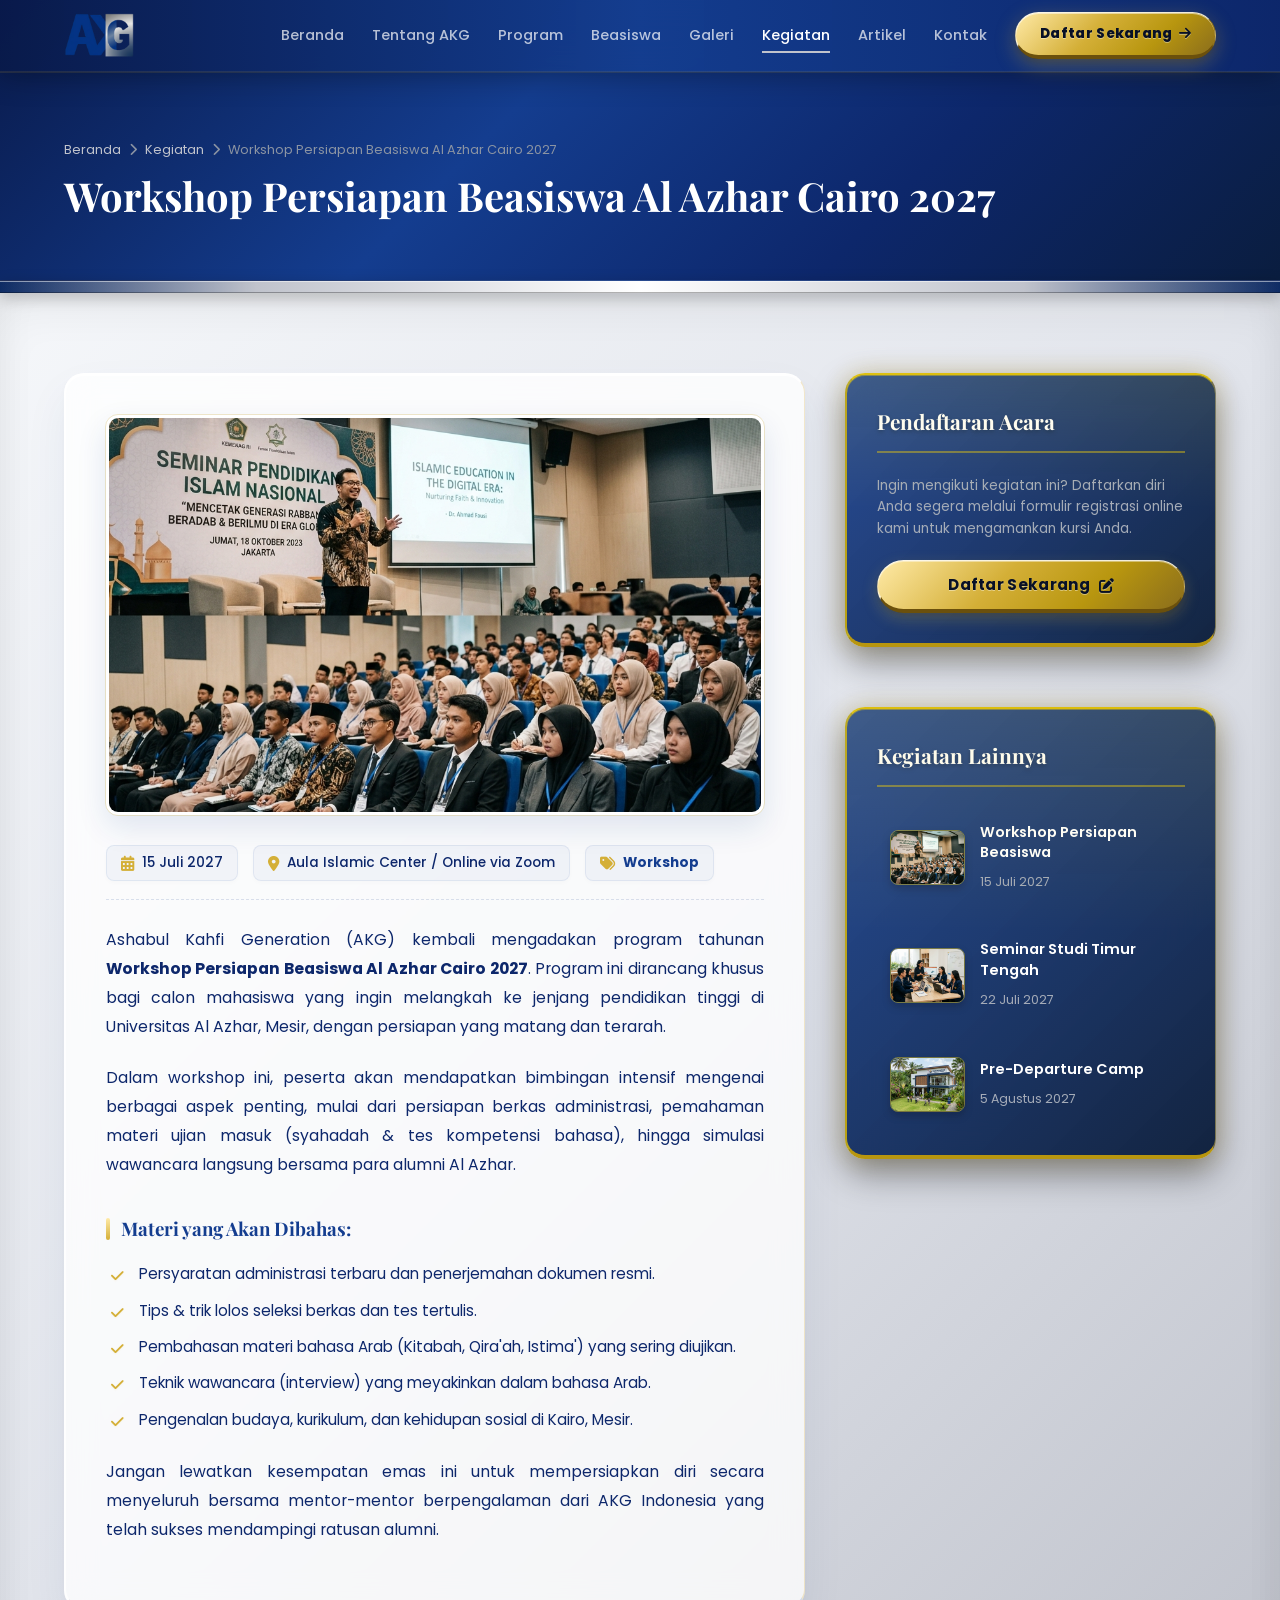
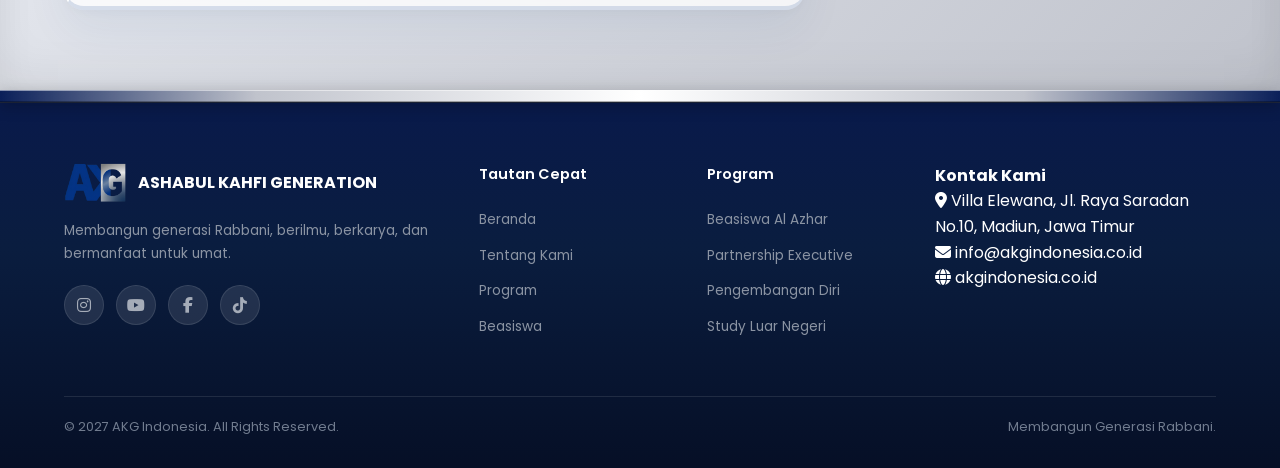
<file: kegiatan-detail.html>
<!doctype html>
<html lang="id">
  <head>
    <meta charset="UTF-8" />
    <meta name="viewport" content="width=device-width, initial-scale=1.0" />

    <!-- Favicon -->
    <link rel="icon" href="assets/img/logo-akg.png" type="image/png" />

    <!-- SEO Meta Tags -->
    <title>Detail Kegiatan | AKG Indonesia - Ashabul Kahfi Generation</title>
    <meta name="description" content="Detail Kegiatan Ashabul Kahfi Generation (AKG) - Baca detail lengkap mengenai jadwal, venue, pengisi acara, dan formulir pendaftaran kegiatan kami." />
    <meta name="keywords" content="detail acara beasiswa, pendaftaran seminar, workshop bahasa arab, camp karantina beasiswa, ashabul kahfi" />
    <meta name="author" content="AKG Indonesia" />
    <meta name="robots" content="index, follow" />
    <link rel="canonical" href="https://akgindonesia.co.id/kegiatan-detail.html" />

    <!-- Open Graph / Facebook / WhatsApp (Untuk WA Preview Bergambar) -->
    <meta property="og:type" content="article" />
    <meta property="og:url" content="https://akgindonesia.co.id/kegiatan-detail.html" />
    <meta property="og:title" content="Detail Kegiatan | AKG Indonesia - Ashabul Kahfi Generation" />
    <meta property="og:description" content="Informasi lengkap jadwal, pengisi acara, bimbingan materi, dan tautan pendaftaran kegiatan akademis tepercaya." />
    <meta property="og:image" content="https://akgindonesia.co.id/assets/img/logo-akg.png" />
    <meta property="og:image:secure_url" content="https://akgindonesia.co.id/assets/img/logo-akg.png" />
    <meta property="og:image:type" content="image/png" />
    <meta property="og:image:width" content="500" />
    <meta property="og:image:height" content="500" />
    <meta property="og:site_name" content="AKG Indonesia" />

    <!-- Twitter -->
    <meta name="twitter:card" content="summary_large_image" />
    <meta name="twitter:url" content="https://akgindonesia.co.id/kegiatan-detail.html" />
    <meta name="twitter:title" content="Detail Kegiatan | AKG Indonesia" />
    <meta name="twitter:description" content="Informasi lengkap jadwal, pengisi acara, bimbingan materi, dan tautan pendaftaran kegiatan akademis tepercaya." />
    <meta name="twitter:image" content="https://akgindonesia.co.id/assets/img/logo-akg.png" />

    <!-- Fonts -->
    <link rel="preconnect" href="https://fonts.googleapis.com" />
    <link rel="preconnect" href="https://fonts.gstatic.com" crossorigin />
    <link
      href="https://fonts.googleapis.com/css2?family=Poppins:wght@300;400;500;600;700;800;900&family=Playfair+Display:wght@400;500;600;700;800;900&display=swap"
      rel="stylesheet"
    />

    <!-- Font Awesome Icons -->
    <link
      rel="stylesheet"
      href="https://cdnjs.cloudflare.com/ajax/libs/font-awesome/6.5.1/css/all.min.css"
    />

    <!-- Stylesheet -->
    <link rel="stylesheet" href="css/style.css" />
  </head>
  <body>
    <!-- ============ PAGE LOADER ============ -->
    <div class="page-loader">
      <img src="assets/img/logo-akg.png" alt="AKG Logo" class="loader-logo" />
      <div class="loader-bar"></div>
      <div class="loader-text">AKG Indonesia</div>
    </div>

    <!-- ============ NAVBAR ============ -->
    <nav class="navbar scrolled" id="navbar">
      <div class="container">
        <a href="index.html#beranda" class="navbar-logo" id="nav-logo">
          <img src="assets/img/logo-akg.png" alt="AKG Indonesia Logo" />
        </a>

        <div class="navbar-menu" id="nav-menu">
          <a href="index.html#beranda">Beranda</a>
          <a href="about.html">Tentang AKG</a>
          <a href="index.html#program">Program</a>
          <a href="index.html#beasiswa">Beasiswa</a>
          <a href="galeri.html">Galeri</a>
          <a href="kegiatan.html" class="active">Kegiatan</a>
          <a href="artikel.html">Artikel</a>
          <a href="index.html#kontak">Kontak</a>
          <a href="index.html#daftar" class="btn btn-primary navbar-cta">Daftar Sekarang <i class="fas fa-arrow-right"></i></a>
        </div>

        <button
          class="navbar-toggle"
          id="nav-toggle"
          aria-label="Toggle Navigation"
        >
          <span></span>
          <span></span>
          <span></span>
        </button>
      </div>
    </nav>

    <!-- ============ SUBPAGE HERO ============ -->
    <section class="subpage-hero">
      <div class="container">
        <div class="subpage-breadcrumbs">
          <a href="index.html#beranda">Beranda</a>
          <i class="fas fa-chevron-right"></i>
          <a href="kegiatan.html">Kegiatan</a>
          <i class="fas fa-chevron-right"></i>
          <span class="current-breadcrumb">Detail Kegiatan</span>
        </div>
        <h1 class="subpage-title detail-title">Detail Kegiatan</h1>
      </div>
    </section>

    <!-- Decorative 3D Divider Ribbon -->
    <div class="ribbon-divider"></div>

    <!-- ============ DETAIL CONTENT ============ -->
    <section class="subpage-content bg-silver-metallic" style="padding: 80px 0;">
      <div class="container">
        <div class="detail-wrapper">
          <!-- Main Content -->
          <main class="detail-main" style="padding: 40px; border-radius: var(--radius-lg);">
            <div class="detail-cover">
              <img src="assets/img/galeri-seminar.png" alt="Cover Kegiatan" />
            </div>

            <div class="detail-meta">
              <span class="detail-date-text"><i class="fas fa-calendar-alt"></i> -</span>
              <span class="detail-location-text"><i class="fas fa-map-marker-alt"></i> -</span>
              <span><i class="fas fa-tags"></i> <strong class="detail-tag-text">Workshop</strong></span>
            </div>

            <div class="detail-content detail-content-text">
              <p>Memuat informasi kegiatan...</p>
            </div>
          </main>

          <!-- Sidebar -->
          <aside class="detail-sidebar">
            <!-- Widget 1: Registrasi Cepat -->
            <div class="sidebar-widget widget-3d-gold-glossy" style="padding: 30px; border-radius: var(--radius-lg); margin-bottom: 30px;">
              <h4>Pendaftaran Acara</h4>
              <p style="font-size: 0.85rem; margin-bottom: 20px;">
                Ingin mengikuti kegiatan ini? Daftarkan diri Anda segera melalui formulir registrasi online kami untuk mengamankan kursi Anda.
              </p>
              <a href="index.html#daftar" class="btn btn-primary" style="width: 100%; justify-content: center;">
                Daftar Sekarang <i class="fas fa-edit"></i>
              </a>
            </div>

            <!-- Widget 2: Kegiatan Lainnya -->
            <div class="sidebar-widget widget-3d-gold-glossy" style="padding: 30px; border-radius: var(--radius-lg); margin-bottom: 30px;">
              <h4>Kegiatan Lainnya</h4>
              <div class="related-list">
                <a href="kegiatan-detail.html?id=workshop-persiapan" class="related-item">
                  <div class="related-thumb">
                    <img src="assets/img/galeri-seminar.png" alt="Workshop" />
                  </div>
                  <div class="related-info">
                    <h5>Workshop Persiapan Beasiswa</h5>
                    <span>15 Juli 2027</span>
                  </div>
                </a>

                <a href="kegiatan-detail.html?id=seminar-timur-tengah" class="related-item">
                  <div class="related-thumb">
                    <img src="assets/img/galeri-mentoring.png" alt="Seminar" />
                  </div>
                  <div class="related-info">
                    <h5>Seminar Studi Timur Tengah</h5>
                    <span>22 Juli 2027</span>
                  </div>
                </a>

                <a href="kegiatan-detail.html?id=pre-departure-camp" class="related-item">
                  <div class="related-thumb">
                    <img src="assets/img/villa-elewana.png" alt="Camp" />
                  </div>
                  <div class="related-info">
                    <h5>Pre-Departure Camp</h5>
                    <span>5 Agustus 2027</span>
                  </div>
                </a>
              </div>
            </div>
          </aside>
        </div>
      </div>
    </section>

    <!-- Decorative 3D Divider Ribbon -->
    <div class="ribbon-divider"></div>

    <!-- ============ FOOTER ============ -->
    <footer class="footer">
      <div class="container">
        <div class="footer-content">
          <div class="footer-brand">
            <div class="footer-logo">
              <img src="assets/img/logo-akg.png" alt="AKG Logo" />
              <span>ASHABUL KAHFI GENERATION</span>
            </div>
            <p>Membangun generasi Rabbani, berilmu, berkarya, dan bermanfaat untuk umat.</p>
            <div class="social-links">
              <a href="#" aria-label="Instagram"><i class="fab fa-instagram"></i></a>
              <a href="#" aria-label="Youtube"><i class="fab fa-youtube"></i></a>
              <a href="#" aria-label="Facebook"><i class="fab fa-facebook-f"></i></a>
              <a href="#" aria-label="TikTok"><i class="fab fa-tiktok"></i></a>
            </div>
          </div>
          <div class="footer-links">
            <h4>Tautan Cepat</h4>
            <ul>
              <li><a href="index.html#beranda">Beranda</a></li>
              <li><a href="about.html">Tentang Kami</a></li>
              <li><a href="index.html#program">Program</a></li>
              <li><a href="index.html#beasiswa">Beasiswa</a></li>
            </ul>
          </div>
          <div class="footer-links">
            <h4>Program</h4>
            <ul>
              <li><a href="index.html#beasiswa">Beasiswa Al Azhar</a></li>
              <li><a href="index.html#program">Partnership Executive</a></li>
              <li><a href="index.html#program">Pengembangan Diri</a></li>
              <li><a href="index.html#program">Study Luar Negeri</a></li>
            </ul>
          </div>
          <div class="footer-contact">
            <h4>Kontak Kami</h4>
            <p><i class="fas fa-map-marker-alt"></i> Villa Elewana, Jl. Raya Saradan No.10, Madiun, Jawa Timur</p>
            <p><i class="fas fa-envelope"></i> info@akgindonesia.co.id</p>
            <p><i class="fas fa-globe"></i> akgindonesia.co.id</p>
          </div>
        </div>
        <div class="footer-bottom" style="border-top: 1px solid var(--white-10); padding-top: 20px; display: flex; justify-content: space-between; font-size: 0.8rem; color: var(--silver-600);">
          <p>&copy; 2027 AKG Indonesia. All Rights Reserved.</p>
          <p>Membangun Generasi Rabbani.</p>
        </div>
      </div>
    </footer>

    <!-- Back to Top Button -->
    <button class="back-to-top" id="backToTop" aria-label="Back to Top">
      <i class="fas fa-arrow-up"></i>
    </button>

    <!-- Scripts -->
    <script src="js/main.js"></script>
  </body>
</html>
</file>
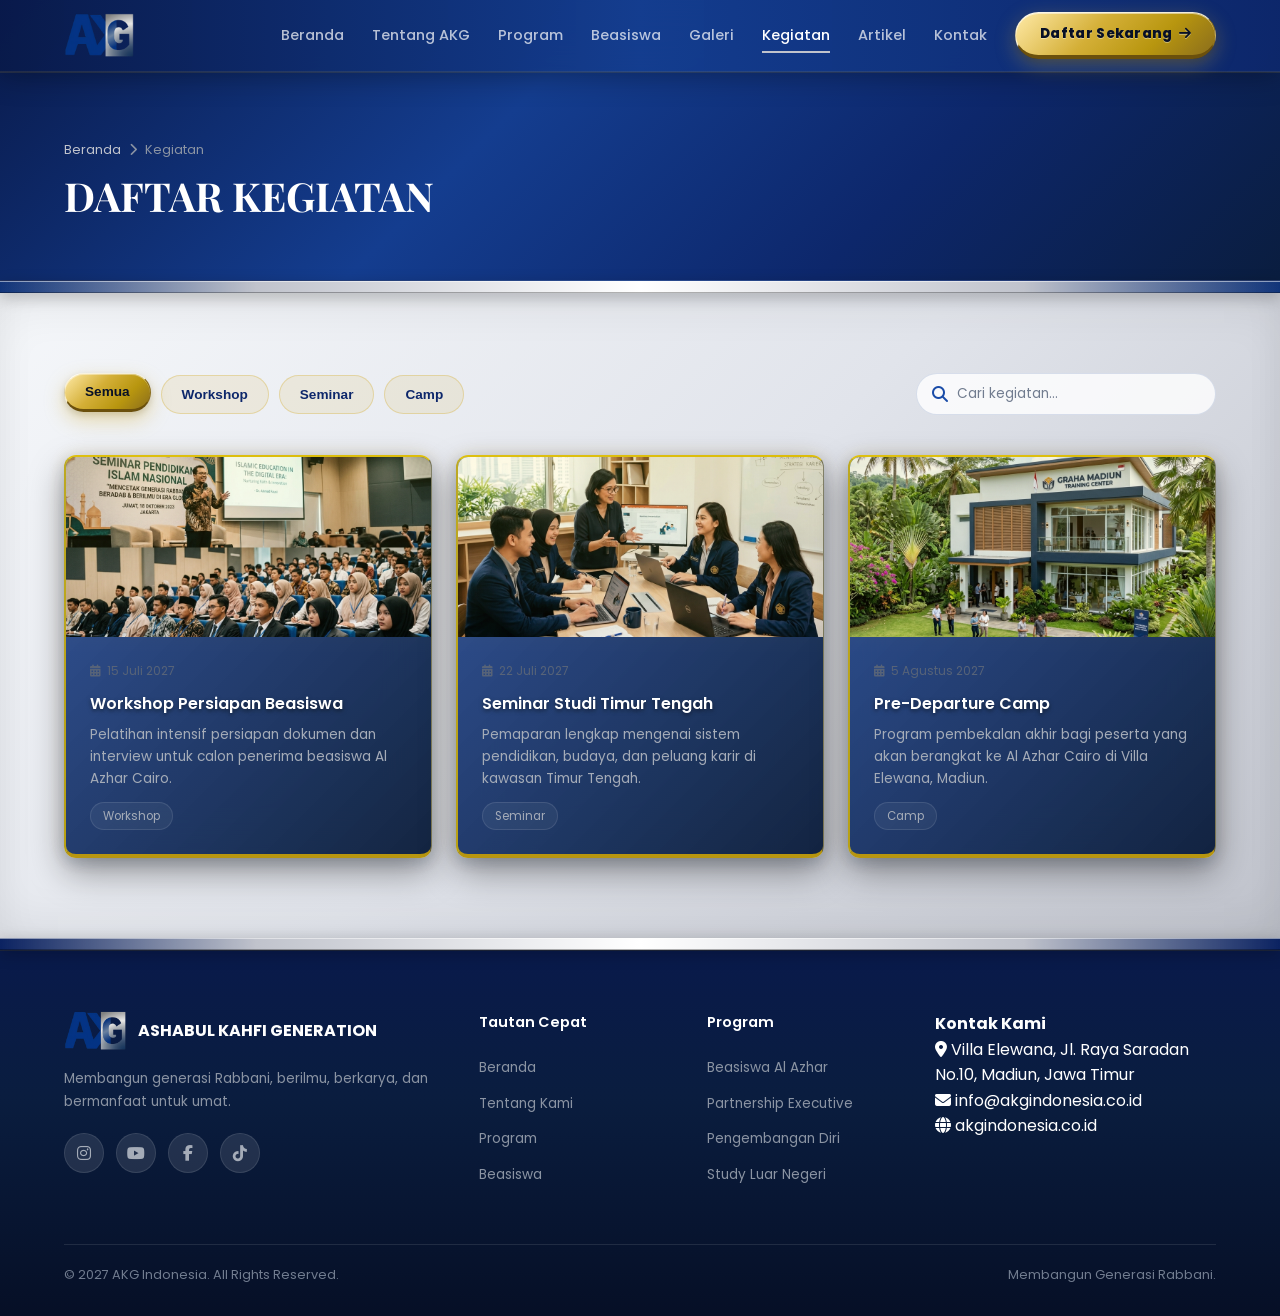
<file: kegiatan.html>
<!doctype html>
<html lang="id">
  <head>
    <meta charset="UTF-8" />
    <meta name="viewport" content="width=device-width, initial-scale=1.0" />

    <!-- Favicon -->
    <link rel="icon" href="assets/img/logo-akg.png" type="image/png" />

    <!-- SEO Meta Tags -->
    <title>Daftar Kegiatan | AKG Indonesia - Ashabul Kahfi Generation</title>
    <meta name="description" content="Daftar Kegiatan Ashabul Kahfi Generation (AKG) - Ikuti workshop persiapan dokumen beasiswa, seminar studi Timur Tengah, dan pre-departure camp intensif kami di Madiun." />
    <meta name="keywords" content="kegiatan santri, agenda beasiswa, camp keberangkatan mesir, bimbingan bahasa arab, seminar luar negeri, ashabul kahfi" />
    <meta name="author" content="AKG Indonesia" />
    <meta name="robots" content="index, follow" />
    <link rel="canonical" href="https://akgindonesia.co.id/kegiatan.html" />

    <!-- Open Graph / Facebook / WhatsApp (Untuk WA Preview Bergambar) -->
    <meta property="og:type" content="website" />
    <meta property="og:url" content="https://akgindonesia.co.id/kegiatan.html" />
    <meta property="og:title" content="Daftar Kegiatan | AKG Indonesia - Ashabul Kahfi Generation" />
    <meta property="og:description" content="Ikuti berbagai workshop persiapan beasiswa, seminar internasional, dan camp intensif di Madiun bersama AKG Indonesia." />
    <meta property="og:image" content="https://akgindonesia.co.id/assets/img/logo-akg.png" />
    <meta property="og:image:secure_url" content="https://akgindonesia.co.id/assets/img/logo-akg.png" />
    <meta property="og:image:type" content="image/png" />
    <meta property="og:image:width" content="500" />
    <meta property="og:image:height" content="500" />
    <meta property="og:site_name" content="AKG Indonesia" />

    <!-- Twitter -->
    <meta name="twitter:card" content="summary" />
    <meta name="twitter:url" content="https://akgindonesia.co.id/kegiatan.html" />
    <meta name="twitter:title" content="Daftar Kegiatan | AKG Indonesia" />
    <meta name="twitter:description" content="Ikuti berbagai workshop persiapan beasiswa, seminar internasional, dan camp intensif di Madiun bersama AKG Indonesia." />
    <meta name="twitter:image" content="https://akgindonesia.co.id/assets/img/logo-akg.png" />

    <!-- Fonts -->
    <link rel="preconnect" href="https://fonts.googleapis.com" />
    <link rel="preconnect" href="https://fonts.gstatic.com" crossorigin />
    <link
      href="https://fonts.googleapis.com/css2?family=Poppins:wght@300;400;500;600;700;800;900&family=Playfair+Display:wght@400;500;600;700;800;900&display=swap"
      rel="stylesheet"
    />

    <!-- Font Awesome Icons -->
    <link
      rel="stylesheet"
      href="https://cdnjs.cloudflare.com/ajax/libs/font-awesome/6.5.1/css/all.min.css"
    />

    <!-- Stylesheet -->
    <link rel="stylesheet" href="css/style.css" />
  </head>
  <body>
    <!-- ============ PAGE LOADER ============ -->
    <div class="page-loader">
      <img src="assets/img/logo-akg.png" alt="AKG Logo" class="loader-logo" />
      <div class="loader-bar"></div>
      <div class="loader-text">AKG Indonesia</div>
    </div>

    <!-- ============ NAVBAR ============ -->
    <nav class="navbar scrolled" id="navbar">
      <div class="container">
        <a href="index.html#beranda" class="navbar-logo" id="nav-logo">
          <img src="assets/img/logo-akg.png" alt="AKG Indonesia Logo" />
        </a>

        <div class="navbar-menu" id="nav-menu">
          <a href="index.html#beranda">Beranda</a>
          <a href="about.html">Tentang AKG</a>
          <a href="index.html#program">Program</a>
          <a href="index.html#beasiswa">Beasiswa</a>
          <a href="galeri.html">Galeri</a>
          <a href="kegiatan.html" class="active">Kegiatan</a>
          <a href="artikel.html">Artikel</a>
          <a href="index.html#kontak">Kontak</a>
          <a href="index.html#daftar" class="btn btn-primary navbar-cta">Daftar Sekarang <i class="fas fa-arrow-right"></i></a>
        </div>

        <button
          class="navbar-toggle"
          id="nav-toggle"
          aria-label="Toggle Navigation"
        >
          <span></span>
          <span></span>
          <span></span>
        </button>
      </div>
    </nav>

    <!-- ============ SUBPAGE HERO ============ -->
    <section class="subpage-hero">
      <div class="container">
        <div class="subpage-breadcrumbs">
          <a href="index.html#beranda">Beranda</a>
          <i class="fas fa-chevron-right"></i>
          <span>Kegiatan</span>
        </div>
        <h1 class="subpage-title">DAFTAR KEGIATAN</h1>
      </div>
    </section>

    <!-- Decorative 3D Divider Ribbon -->
    <div class="ribbon-divider"></div>

    <!-- ============ KEGIATAN CONTENT ============ -->
    <section class="subpage-content bg-silver-metallic" style="padding: 80px 0;">
      <div class="container">
        <!-- Control Panel -->
        <div class="page-controls">
          <div class="filter-tabs" id="kegiatanFilters">
            <button class="filter-tab active" data-filter="all">Semua</button>
            <button class="filter-tab" data-filter="Workshop">Workshop</button>
            <button class="filter-tab" data-filter="Seminar">Seminar</button>
            <button class="filter-tab" data-filter="Camp">Camp</button>
          </div>
          <div class="search-box">
            <i class="fas fa-search"></i>
            <input type="text" id="kegiatanSearch" placeholder="Cari kegiatan..." />
          </div>
        </div>

        <!-- Grid Kartu Kegiatan -->
        <div class="kegiatan-cards" id="kegiatanGrid">
          <!-- Kegiatan 1 -->
          <a href="kegiatan-detail.html?id=workshop-persiapan" class="kegiatan-card reveal widget-3d-gold-glossy" data-category="Workshop" style="display: flex;">
            <div class="kegiatan-img">
              <img src="assets/img/galeri-seminar.png" alt="Workshop Persiapan Beasiswa">
            </div>
            <div class="kegiatan-body">
              <div class="kegiatan-date"><i class="fas fa-calendar-alt"></i> 15 Juli 2027</div>
              <h4>Workshop Persiapan Beasiswa</h4>
              <p>Pelatihan intensif persiapan dokumen dan interview untuk calon penerima beasiswa Al Azhar Cairo.</p>
              <span class="kegiatan-tag">Workshop</span>
            </div>
          </a>

          <!-- Kegiatan 2 -->
          <a href="kegiatan-detail.html?id=seminar-timur-tengah" class="kegiatan-card reveal widget-3d-gold-glossy" data-category="Seminar" style="display: flex;">
            <div class="kegiatan-img">
              <img src="assets/img/galeri-mentoring.png" alt="Seminar Studi Timur Tengah">
            </div>
            <div class="kegiatan-body">
              <div class="kegiatan-date"><i class="fas fa-calendar-alt"></i> 22 Juli 2027</div>
              <h4>Seminar Studi Timur Tengah</h4>
              <p>Pemaparan lengkap mengenai sistem pendidikan, budaya, dan peluang karir di kawasan Timur Tengah.</p>
              <span class="kegiatan-tag">Seminar</span>
            </div>
          </a>

          <!-- Kegiatan 3 -->
          <a href="kegiatan-detail.html?id=pre-departure-camp" class="kegiatan-card reveal widget-3d-gold-glossy" data-category="Camp" style="display: flex;">
            <div class="kegiatan-img">
              <img src="assets/img/villa-elewana.png" alt="Pre-Departure Camp">
            </div>
            <div class="kegiatan-body">
              <div class="kegiatan-date"><i class="fas fa-calendar-alt"></i> 5 Agustus 2027</div>
              <h4>Pre-Departure Camp</h4>
              <p>Program pembekalan akhir bagi peserta yang akan berangkat ke Al Azhar Cairo di Villa Elewana, Madiun.</p>
              <span class="kegiatan-tag">Camp</span>
            </div>
          </a>
        </div>
      </div>
    </section>

    <!-- Decorative 3D Divider Ribbon -->
    <div class="ribbon-divider"></div>

    <!-- ============ FOOTER ============ -->
    <footer class="footer">
      <div class="container">
        <div class="footer-content">
          <div class="footer-brand">
            <div class="footer-logo">
              <img src="assets/img/logo-akg.png" alt="AKG Logo" />
              <span>ASHABUL KAHFI GENERATION</span>
            </div>
            <p>Membangun generasi Rabbani, berilmu, berkarya, dan bermanfaat untuk umat.</p>
            <div class="social-links">
              <a href="#" aria-label="Instagram"><i class="fab fa-instagram"></i></a>
              <a href="#" aria-label="Youtube"><i class="fab fa-youtube"></i></a>
              <a href="#" aria-label="Facebook"><i class="fab fa-facebook-f"></i></a>
              <a href="#" aria-label="TikTok"><i class="fab fa-tiktok"></i></a>
            </div>
          </div>
          <div class="footer-links">
            <h4>Tautan Cepat</h4>
            <ul>
              <li><a href="index.html#beranda">Beranda</a></li>
              <li><a href="about.html">Tentang Kami</a></li>
              <li><a href="index.html#program">Program</a></li>
              <li><a href="index.html#beasiswa">Beasiswa</a></li>
            </ul>
          </div>
          <div class="footer-links">
            <h4>Program</h4>
            <ul>
              <li><a href="index.html#beasiswa">Beasiswa Al Azhar</a></li>
              <li><a href="index.html#program">Partnership Executive</a></li>
              <li><a href="index.html#program">Pengembangan Diri</a></li>
              <li><a href="index.html#program">Study Luar Negeri</a></li>
            </ul>
          </div>
          <div class="footer-contact">
            <h4>Kontak Kami</h4>
            <p><i class="fas fa-map-marker-alt"></i> Villa Elewana, Jl. Raya Saradan No.10, Madiun, Jawa Timur</p>
            <p><i class="fas fa-envelope"></i> info@akgindonesia.co.id</p>
            <p><i class="fas fa-globe"></i> akgindonesia.co.id</p>
          </div>
        </div>
        <div class="footer-bottom" style="border-top: 1px solid var(--white-10); padding-top: 20px; display: flex; justify-content: space-between; font-size: 0.8rem; color: var(--silver-600);">
          <p>&copy; 2027 AKG Indonesia. All Rights Reserved.</p>
          <p>Membangun Generasi Rabbani.</p>
        </div>
      </div>
    </footer>

    <!-- Back to Top Button -->
    <button class="back-to-top" id="backToTop" aria-label="Back to Top">
      <i class="fas fa-arrow-up"></i>
    </button>

    <!-- Scripts -->
    <script src="js/main.js"></script>

    <!-- Kegiatan List Filter Script -->
    <script>
      document.addEventListener('DOMContentLoaded', () => {
        const searchInput = document.getElementById('kegiatanSearch');
        const filters = document.getElementById('kegiatanFilters');
        const cards = document.querySelectorAll('.kegiatan-card');

        const filterKegiatan = () => {
          const query = searchInput.value.toLowerCase();
          const activeTab = filters.querySelector('.filter-tab.active').getAttribute('data-filter');

          cards.forEach(card => {
            const title = card.querySelector('h4').textContent.toLowerCase();
            const desc = card.querySelector('p').textContent.toLowerCase();
            const category = card.getAttribute('data-category');

            const matchesQuery = title.includes(query) || desc.includes(query);
            const matchesCategory = activeTab === 'all' || category === activeTab;

            if (matchesQuery && matchesCategory) {
              card.style.display = 'flex';
              setTimeout(() => {
                card.style.opacity = '1';
                card.style.transform = 'translateY(0)';
              }, 50);
            } else {
              card.style.opacity = '0';
              card.style.transform = 'translateY(20px)';
              setTimeout(() => {
                card.style.display = 'none';
              }, 300);
            }
          });
        };

        if (searchInput) {
          searchInput.addEventListener('input', filterKegiatan);
        }

        if (filters) {
          filters.addEventListener('click', (e) => {
            if (e.target.classList.contains('filter-tab')) {
              filters.querySelectorAll('.filter-tab').forEach(btn => btn.classList.remove('active'));
              e.target.classList.add('active');
              filterKegiatan();
            }
          });
        }
      });
    </script>
  </body>
</html>
</file>
<file: css/style.css>
/* ============================================
   AKG Indonesia - Company Profile Stylesheet
   Navy (Brighter) + Silver Kinclong Theme
   ============================================ */

@import url("https://fonts.googleapis.com/css2?family=Poppins:wght@300;400;500;600;700;800;900&family=Playfair+Display:wght@400;500;600;700;800;900&display=swap");

/* ============ CSS Custom Properties ============ */
:root {
  /* Brand Navy Palette (Primary: #143D8F) */
  --navy-900: #143D8F; /* Vibrant Brand Navy Backdrop */
  --navy-800: #0d276b; /* Rich dark-vibrant navy for section depth */
  --navy-700: #091a4b; /* Glassmorphic Base Navy */
  --navy-600: #143D8F; /* Primary Brand Navy */
  --navy-500: #1a4ca8; /* Vibrant Accent Navy */
  --navy-400: #225fc4; /* Hover Accent Navy */
  --navy-300: #357ee8; /* Light Accent Navy */

  /* Brand Silver Palette (Accent: #C0C3CC) */
  --silver-100: #f5f7fa; /* Bright Metallic Sheet Background */
  --silver-200: #e1e4eb; /* Mid-Light Metallic */
  --silver-300: #C0C3CC; /* Primary Brand Silver */
  --silver-400: #a5acb8; /* Steel Silver */
  --silver-500: #8b94a3; /* Mid Steel Silver */
  --silver-600: #717c8f; /* Deep Steel Silver */
  --silver-700: #576378; /* Dark Steel Silver */

  /* Accent */
  --white: #ffffff;
  --white-90: rgba(255, 255, 255, 0.9);
  --white-70: rgba(255, 255, 255, 0.7);
  --white-50: rgba(255, 255, 255, 0.5);
  --white-20: rgba(255, 255, 255, 0.2);
  --white-10: rgba(255, 255, 255, 0.1);
  --white-05: rgba(255, 255, 255, 0.05);

  /* Typography */
  --font-primary: "Poppins", sans-serif;
  --font-display: "Playfair Display", serif;

  /* Spacing */
  --section-padding: 100px 0;
  --container-width: 1200px;

  /* Transitions */
  --transition-fast: 0.2s ease;
  --transition-normal: 0.3s ease;
  --transition-slow: 0.5s ease;

  /* 3D Silver Button Shadows */
  --btn-shadow:
    0 4px 15px rgba(0, 0, 0, 0.3), 0 1px 3px rgba(0, 0, 0, 0.2),
    inset 0 1px 0 rgba(255, 255, 255, 0.3);
  --btn-shadow-hover:
    0 8px 25px rgba(0, 0, 0, 0.35), 0 2px 6px rgba(0, 0, 0, 0.25),
    inset 0 1px 0 rgba(255, 255, 255, 0.4);

  /* Border Radius */
  --radius-sm: 8px;
  --radius-md: 12px;
  --radius-lg: 20px;
  --radius-xl: 30px;
  --radius-full: 50%;
}

/* ============ Reset ============ */
*,
*::before,
*::after {
  margin: 0;
  padding: 0;
  box-sizing: border-box;
}
html {
  scroll-behavior: smooth;
  font-size: 16px;
  overflow-x: hidden;
}
body {
  font-family: var(--font-primary);
  background: linear-gradient(180deg, #0a1d3f 0%, #143D8F 30%, #0d276b 60%, #091a4b 100%);
  color: var(--white);
  line-height: 1.6;
  overflow-x: hidden;
  -webkit-font-smoothing: antialiased;
}
a {
  text-decoration: none;
  color: inherit;
  transition: var(--transition-normal);
}
ul {
  list-style: none;
}
img {
  max-width: 100%;
  height: auto;
  display: block;
}
.container {
  max-width: var(--container-width);
  margin: 0 auto;
  padding: 0 24px;
}

/* ============ Ultra-3D Beveled Buttons & Custom Utilities ============ */
.btn {
  display: inline-flex;
  align-items: center;
  gap: 8px;
  padding: 12px 30px;
  border-radius: var(--radius-xl);
  font-family: var(--font-primary);
  font-size: 0.95rem;
  font-weight: 600;
  cursor: pointer;
  border: none;
  transition: all 0.2s cubic-bezier(0.25, 0.8, 0.25, 1);
  position: relative;
  overflow: hidden;
  letter-spacing: 0.3px;
}

.btn-primary {
  background: linear-gradient(135deg, #ffeaa7 0%, #d4af37 40%, #b8960f 70%, #8a6d1c 100%);
  color: #081026;
  font-weight: 700;
  border-top: 1px solid rgba(255, 255, 255, 0.85);
  border-left: 1px solid rgba(255, 255, 255, 0.6);
  border-right: 1px solid rgba(139, 109, 28, 0.4);
  border-bottom: 4px solid #6b500c;
  box-shadow:
    0 6px 20px rgba(212, 175, 55, 0.35),
    0 4px 6px rgba(0, 0, 0, 0.2),
    inset 0 1px 0 rgba(255, 255, 255, 0.5);
  transform: translateY(0);
  text-shadow: 0 1px 0 rgba(255, 255, 255, 0.4);
}

.btn-primary::before {
  content: "";
  position: absolute;
  top: 0;
  left: -100%;
  width: 60%;
  height: 100%;
  background: linear-gradient(
    90deg,
    transparent,
    rgba(255, 255, 255, 0.5),
    transparent
  );
  transition: 0.6s;
}

.btn-primary:hover::before {
  left: 120%;
}

.btn-primary:hover {
  background: linear-gradient(135deg, #fff5cc 0%, #ffd700 40%, #d4af37 70%, #b8960f 100%);
  border-bottom-width: 6px;
  transform: translateY(-2px);
  box-shadow:
    0 10px 30px rgba(212, 175, 55, 0.5),
    0 0 20px rgba(255, 215, 0, 0.25),
    0 6px 12px rgba(0, 0, 0, 0.25),
    inset 0 1px 0 rgba(255, 255, 255, 0.6);
}

.btn-primary:active {
  transform: translateY(3px);
  border-bottom-width: 1px;
  box-shadow:
    0 2px 5px rgba(139, 109, 28, 0.3),
    inset 0 2px 5px rgba(0, 0, 0, 0.4);
}

.btn-outline {
  background: linear-gradient(135deg, var(--navy-500) 0%, var(--navy-600) 50%, var(--navy-700) 100%);
  color: var(--white);
  border-top: 1px solid rgba(255, 255, 255, 0.6);
  border-left: 1px solid rgba(255, 255, 255, 0.4);
  border-right: 1px solid rgba(0, 0, 0, 0.2);
  border-bottom: 4px solid #081a38;
  box-shadow:
    0 6px 20px rgba(20, 61, 143, 0.4),
    0 4px 6px rgba(0, 0, 0, 0.2),
    inset 0 1px 0 rgba(255, 255, 255, 0.3);
  backdrop-filter: blur(10px);
  -webkit-backdrop-filter: blur(10px);
}

.btn-outline::before {
  content: "";
  position: absolute;
  top: 0;
  left: -100%;
  width: 60%;
  height: 100%;
  background: linear-gradient(
    90deg,
    transparent,
    rgba(255, 255, 255, 0.3),
    transparent
  );
  transition: 0.6s;
}

.btn-outline:hover::before {
  left: 120%;
}

.btn-outline:hover {
  background: linear-gradient(135deg, var(--navy-400) 0%, var(--navy-500) 50%, var(--navy-700) 100%);
  border-bottom-width: 6px;
  transform: translateY(-2px);
  box-shadow:
    0 10px 25px rgba(20, 61, 143, 0.55),
    0 6px 12px rgba(0, 0, 0, 0.25),
    inset 0 1px 0 rgba(255, 255, 255, 0.4);
}

.btn-outline:active {
  transform: translateY(3px);
  border-bottom-width: 1px;
  box-shadow:
    0 2px 5px rgba(20, 61, 143, 0.3),
    inset 0 2px 5px rgba(0, 0, 0, 0.4);
}

/* ============ Brand 3D / Chrome Design System Utilities ============ */
.chrome-text {
  color: #ffffff !important;
  -webkit-text-fill-color: #ffffff !important;
  background: none !important;
  text-shadow: 
    0 1px 0 #b2b8c5,
    0 2px 0 #8b94a3,
    0 3px 0 #5c6370,
    1px 3px 6px rgba(0, 0, 0, 0.45) !important;
  filter: none !important;
  font-weight: 800;
  position: relative;
  display: inline-block;
}

.chrome-text-silver,
.bg-silver-metallic .chrome-text {
  color: #143D8F !important;
  -webkit-text-fill-color: #143D8F !important;
  background: none !important;
  text-shadow: 
    1px 1px 0px rgba(9, 26, 75, 0.2), 
    2px 2px 4px rgba(9, 26, 75, 0.15) !important;
  filter: none !important;
  font-weight: 800;
  position: relative;
  display: inline-block;
  transition: all 0.4s cubic-bezier(0.25, 0.8, 0.25, 1) !important;
  cursor: default;
}

.chrome-text-silver:hover,
.bg-silver-metallic .chrome-text:hover {
  color: #225fc4 !important;
  -webkit-text-fill-color: #225fc4 !important;
  transform: translateY(-1px) !important;
}

.chrome-text-gold {
  background: linear-gradient(to bottom, #ffeaa7 0%, #ffd700 50%, #d4af37 100%) !important;
  -webkit-background-clip: text !important;
  -webkit-text-fill-color: transparent !important;
  background-clip: text !important;
  filter: 
    drop-shadow(1px 1px 0px #b8960f) 
    drop-shadow(2px 2px 3px rgba(0, 0, 0, 0.35)) !important;
  font-weight: 800;
  position: relative;
  display: inline-block;
}

/* 3D Glassmorphic Cards (Dark backgrounds) */
.widget-3d {
  background: linear-gradient(135deg, rgba(20, 61, 143, 0.15) 0%, rgba(8, 26, 56, 0.4) 100%) !important;
  backdrop-filter: blur(15px);
  -webkit-backdrop-filter: blur(15px);
  border-radius: var(--radius-lg);
  border-top: 2px solid rgba(255, 255, 255, 0.45) !important;
  border-left: 2px solid rgba(255, 255, 255, 0.3) !important;
  border-right: 2px solid rgba(192, 195, 204, 0.15) !important;
  border-bottom: 4px solid rgba(8, 26, 56, 0.7) !important;
  box-shadow: 
    0 20px 40px rgba(0, 0, 0, 0.35),
    inset 0 1px 0 rgba(255, 255, 255, 0.15),
    inset 0 2px 10px rgba(255, 255, 255, 0.05) !important;
  transition: all 0.3s cubic-bezier(0.25, 0.8, 0.25, 1) !important;
  position: relative;
  overflow: hidden;
}

.widget-3d:hover {
  transform: translateY(-8px) scale(1.02) !important;
  border-top-color: rgba(255, 255, 255, 0.65) !important;
  border-left-color: rgba(255, 255, 255, 0.45) !important;
  border-bottom-color: rgba(20, 61, 143, 0.9) !important;
  box-shadow: 
    0 30px 60px rgba(0, 0, 0, 0.45),
    0 0 20px rgba(192, 195, 204, 0.3),
    inset 0 1px 0 rgba(255, 255, 255, 0.25),
    inset 0 2px 15px rgba(255, 255, 255, 0.1) !important;
}

/* 3D Navy Glassmorphic Cards with Gold Accent */
.widget-3d-gold-glossy {
  background: linear-gradient(135deg, rgba(20, 61, 143, 0.18) 0%, rgba(8, 26, 56, 0.45) 100%) !important;
  backdrop-filter: blur(20px) !important;
  -webkit-backdrop-filter: blur(20px) !important;
  border-top: 2px solid rgba(255, 215, 0, 0.85) !important;
  border-left: 2px solid rgba(255, 215, 0, 0.7) !important;
  border-right: 1.5px solid rgba(212, 175, 55, 0.5) !important;
  border-bottom: 4px solid #b8960f !important;
  border-radius: var(--radius-lg);
  box-shadow: 
    0 15px 35px rgba(0, 0, 0, 0.4), 
    0 0 25px rgba(212, 175, 55, 0.3),
    inset 0 1px 0 rgba(255, 215, 0, 0.4) !important;
  transition: all 0.4s cubic-bezier(0.25, 0.8, 0.25, 1) !important;
  position: relative;
  overflow: hidden;
  color: var(--white) !important;
}

.widget-3d-gold-glossy::after {
  content: "";
  position: absolute;
  top: 0;
  left: 0;
  right: 0;
  height: 50%;
  background: linear-gradient(180deg, rgba(255, 215, 0, 0.1) 0%, transparent 100%);
  pointer-events: none;
  z-index: 1;
}

.widget-3d-gold-glossy:hover {
  transform: translateY(-8px) scale(1.02) !important;
  border-top-color: rgba(255, 215, 0, 0.85) !important;
  border-left-color: rgba(255, 215, 0, 0.65) !important;
  border-right-color: rgba(212, 175, 55, 0.45) !important;
  border-bottom-color: rgba(255, 215, 0, 0.9) !important;
  box-shadow: 
    0 25px 55px rgba(0, 0, 0, 0.5), 
    0 0 35px rgba(212, 175, 55, 0.35),
    0 0 70px rgba(255, 215, 0, 0.15),
    inset 0 1px 0 rgba(255, 215, 0, 0.35) !important;
  background: linear-gradient(135deg, rgba(20, 61, 143, 0.25) 0%, rgba(8, 26, 56, 0.55) 100%) !important;
}

/* Text elements inside navy card - white/silver for readability */
.widget-3d-gold-glossy h3,
.widget-3d-gold-glossy h4 {
  color: var(--white) !important;
  text-shadow: 0 2px 4px rgba(0, 0, 0, 0.5) !important;
}
.widget-3d-gold-glossy p,
.widget-3d-gold-glossy span {
  color: var(--silver-400) !important;
  font-weight: 400 !important;
}

/* 3D Glassmorphic Cards (Silver backgrounds) */
.widget-3d-silver {
  background: linear-gradient(135deg, rgba(255, 255, 255, 0.9) 0%, rgba(225, 228, 235, 0.98) 100%) !important;
  border-radius: var(--radius-lg);
  border-top: 2px solid rgba(255, 255, 255, 1) !important;
  border-left: 2px solid rgba(255, 255, 255, 0.85) !important;
  border-right: 2px solid rgba(192, 195, 204, 0.4) !important;
  border-bottom: 4px solid rgba(113, 124, 143, 0.6) !important;
  box-shadow: 
    0 15px 30px rgba(113, 124, 143, 0.2),
    inset 0 1px 0 rgba(255, 255, 255, 0.9) !important;
  transition: all 0.3s cubic-bezier(0.25, 0.8, 0.25, 1) !important;
  color: var(--navy-900) !important;
}

.widget-3d-silver:hover {
  transform: translateY(-8px) scale(1.02) !important;
  border-top-color: rgba(255, 255, 255, 1) !important;
  border-left-color: rgba(255, 255, 255, 1) !important;
  border-bottom-color: var(--navy-500) !important;
  box-shadow: 
    0 25px 50px rgba(113, 124, 143, 0.35),
    0 0 20px rgba(20, 61, 143, 0.25),
    inset 0 1px 0 rgba(255, 255, 255, 1) !important;
}

/* Premium Silver Metallic Background Layout */
.bg-silver-metallic {
  background: linear-gradient(135deg, #f5f7fa 0%, #e1e4eb 50%, #C0C3CC 100%) !important;
  color: var(--navy-900) !important;
  position: relative;
  box-shadow: inset 0 20px 40px rgba(0, 0, 0, 0.05), inset 0 -20px 40px rgba(0, 0, 0, 0.05);
}

.bg-silver-metallic .section-title {
  color: var(--navy-900) !important;
}

.bg-silver-metallic .section-title span:not(.chrome-text):not(.chrome-text-silver) {
  color: var(--silver-600) !important;
  text-shadow: 0 1px 0 rgba(255, 255, 255, 0.85);
}

.bg-silver-metallic .section-subtitle {
  color: var(--silver-700) !important;
}

/* Navy glassmorphic cards on silver backgrounds - deeper opacity for contrast */
.bg-silver-metallic .widget-3d-gold-glossy {
  background: linear-gradient(135deg, rgba(20, 61, 143, 0.85) 0%, rgba(8, 26, 56, 0.95) 100%) !important;
  box-shadow: 
    0 15px 35px rgba(0, 0, 0, 0.35), 
    0 0 20px rgba(212, 175, 55, 0.15),
    0 5px 15px rgba(20, 61, 143, 0.2),
    inset 0 1px 0 rgba(255, 215, 0, 0.2) !important;
}
.bg-silver-metallic .widget-3d-gold-glossy:hover {
  background: linear-gradient(135deg, rgba(20, 61, 143, 0.9) 0%, rgba(8, 26, 56, 0.98) 100%) !important;
  box-shadow: 
    0 25px 55px rgba(0, 0, 0, 0.4), 
    0 0 40px rgba(212, 175, 55, 0.3),
    0 0 70px rgba(255, 215, 0, 0.12),
    inset 0 1px 0 rgba(255, 215, 0, 0.35) !important;
}

/* Keep card text colors on silver backgrounds (override generic bg-silver-metallic text rules) */
.bg-silver-metallic .widget-3d-gold-glossy h3,
.bg-silver-metallic .widget-3d-gold-glossy h4 {
  color: var(--white) !important;
}
.bg-silver-metallic .widget-3d-gold-glossy p,
.bg-silver-metallic .widget-3d-gold-glossy span {
  color: var(--silver-400) !important;
}

.bg-silver-metallic p,
.bg-silver-metallic span,
.bg-silver-metallic div.kegiatan-date,
.bg-silver-metallic span.kegiatan-tag {
  color: var(--silver-700);
}

.bg-silver-metallic h3,
.bg-silver-metallic h4 {
  color: var(--navy-900);
}

/* Decorative 3D Metallic Divider Ribbon */
.ribbon-divider {
  height: 12px;
  background: linear-gradient(90deg, transparent 0%, #C0C3CC 20%, #ffffff 50%, #C0C3CC 80%, transparent 100%);
  border-top: 1px solid rgba(255, 255, 255, 0.5);
  border-bottom: 1px solid rgba(0, 0, 0, 0.3);
  box-shadow: 0 4px 15px rgba(0, 0, 0, 0.25);
  position: relative;
  z-index: 10;
}

/* ============ Section Utilities ============ */
.section-badge {
  display: inline-flex;
  align-items: center;
  gap: 8px;
  padding: 8px 20px;
  background: linear-gradient(135deg, #ffffff 0%, #ffeaa7 35%, #d4af37 50%, #8a6d1c 70%, #ffeaa7 100%) !important;
  border-top: 1.5px solid rgba(255, 255, 255, 0.9) !important;
  border-left: 1.5px solid rgba(255, 255, 255, 0.7) !important;
  border-bottom: 3.5px solid #6b500c !important;
  border-right: 1.5px solid #8a6d1c !important;
  border-radius: var(--radius-xl);
  font-size: 0.85rem;
  font-weight: 700;
  color: #081026 !important;
  letter-spacing: 1px;
  text-transform: uppercase;
  margin-bottom: 20px;
  box-shadow: 0 6px 15px rgba(0, 0, 0, 0.3), inset 0 1px 0 rgba(255, 255, 255, 0.6) !important;
  text-shadow: 0 1px 0 rgba(255, 255, 255, 0.8) !important;
  backdrop-filter: none !important;
}

.section-badge i {
  color: #081026 !important;
}

.section-title {
  font-family: var(--font-display);
  font-size: 2.8rem;
  font-weight: 700;
  line-height: 1.2;
  margin-bottom: 16px;
}

.section-title span {
  color: var(--silver-300);
}

.section-subtitle {
  font-size: 1.05rem;
  color: var(--silver-400);
  max-width: 600px;
  line-height: 1.7;
}

/* ============ Scroll Animations ============ */
.reveal {
  opacity: 0;
  transform: translateY(40px);
  transition:
    opacity 0.8s,
    transform 0.8s;
}
.reveal.active {
  opacity: 1;
  transform: translateY(0);
}
.reveal-left {
  opacity: 0;
  transform: translateX(-60px);
  transition:
    opacity 0.8s,
    transform 0.8s;
}
.reveal-left.active {
  opacity: 1;
  transform: translateX(0);
}
.reveal-right {
  opacity: 0;
  transform: translateX(60px);
  transition:
    opacity 0.8s,
    transform 0.8s;
}
.reveal-right.active {
  opacity: 1;
  transform: translateX(0);
}

/* ============ NAVBAR ============ */
.navbar {
  position: fixed;
  top: 0;
  left: 0;
  right: 0;
  z-index: 1000;
  padding: 20px 0;
  transition: var(--transition-normal);
}
.navbar.scrolled {
  background: linear-gradient(90deg, rgba(9, 26, 75, 0.97) 0%, rgba(20, 61, 143, 0.95) 50%, rgba(13, 39, 107, 0.97) 100%);
  backdrop-filter: blur(20px);
  -webkit-backdrop-filter: blur(20px);
  padding: 12px 0;
  box-shadow: 0 2px 30px rgba(0, 0, 0, 0.35), 0 1px 0 rgba(212, 175, 55, 0.15);
  border-bottom: 1px solid rgba(212, 175, 55, 0.12);
}
.scroll-progress-bar {
  position: absolute;
  bottom: 0;
  left: 0;
  height: 3px;
  width: 0%;
  background: linear-gradient(90deg, var(--silver-300) 0%, var(--white) 50%, var(--silver-300) 100%);
  box-shadow: 0 0 8px rgba(255, 255, 255, 0.8), 0 0 15px rgba(192, 195, 204, 0.5);
  z-index: 1001;
  transition: width 0.05s ease-out;
  pointer-events: none;
}
.navbar .container {
  display: flex;
  align-items: center;
  justify-content: space-between;
}
.navbar-logo {
  display: flex;
  align-items: center;
  gap: 10px;
}
.navbar-logo img {
  height: 45px;
  width: auto;
}

.navbar-menu {
  display: flex;
  align-items: center;
  gap: 28px;
}
.navbar-menu a {
  font-size: 0.9rem;
  font-weight: 500;
  color: var(--white-70);
  position: relative;
  padding: 4px 0;
}
.navbar-menu a::after {
  content: "";
  position: absolute;
  bottom: -2px;
  left: 0;
  width: 0;
  height: 2px;
  background: var(--silver-300);
  transition: var(--transition-normal);
}
.navbar-menu a:hover,
.navbar-menu a.active {
  color: var(--white);
}
.navbar-menu a:hover::after,
.navbar-menu a.active::after {
  width: 100%;
}

.navbar-cta {
  padding: 10px 24px !important;
  font-size: 0.85rem !important;
  gap: 6px !important;
  color: #081026 !important;
  font-weight: 800 !important;
}
.navbar-cta:hover {
  color: #081026 !important;
}
.navbar-cta::after {
  display: none !important;
}

.navbar-toggle {
  display: none;
  flex-direction: column;
  gap: 5px;
  cursor: pointer;
  background: none;
  border: none;
  padding: 8px;
}
.navbar-toggle span {
  display: block;
  width: 28px;
  height: 2.5px;
  background: var(--white);
  border-radius: 2px;
  transition: var(--transition-normal);
}
.navbar-toggle.active span:nth-child(1) {
  transform: rotate(45deg) translate(5px, 5px);
}
.navbar-toggle.active span:nth-child(2) {
  opacity: 0;
}
.navbar-toggle.active span:nth-child(3) {
  transform: rotate(-45deg) translate(6px, -6px);
}

/* ============ HERO ============ */
.hero {
  min-height: 100vh;
  display: flex;
  align-items: flex-start;
  position: relative;
  overflow: visible;
  padding: 100px 0 120px;
}
.hero-bg {
  position: absolute;
  top: 0;
  left: 0;
  right: 0;
  bottom: -250px;
  z-index: 0;
  overflow: hidden;
}
.hero-bg img {
  width: 100%;
  height: 100%;
  object-fit: cover;
}
.hero-bg::after {
  content: "";
  position: absolute;
  inset: 0;
  background: linear-gradient(
    135deg,
    rgba(11, 26, 48, 0.92) 0%,
    rgba(15, 36, 66, 0.85) 40%,
    rgba(21, 45, 79, 0.7) 70%,
    rgba(26, 56, 100, 0.55) 100%
  );
}
.hero-particles {
  position: absolute;
  inset: 0;
  z-index: 1;
  overflow: hidden;
}
.particle {
  position: absolute;
  width: 4px;
  height: 4px;
  background: var(--white-20);
  border-radius: 50%;
  animation: float-particle linear infinite;
}
@keyframes float-particle {
  0% {
    transform: translateY(100vh);
    opacity: 0;
  }
  10% {
    opacity: 1;
  }
  90% {
    opacity: 1;
  }
  100% {
    transform: translateY(-10vh);
    opacity: 0;
  }
}
.hero .container {
  position: relative;
  z-index: 2;
  display: flex;
  align-items: center;
  gap: 40px;
  align-self: stretch;
  width: 100%;
}
.hero-content {
  flex: 1;
  max-width: 600px;
}
.hero-content .section-badge {
  animation: fadeInUp 0.8s ease 0.2s both;
}
.hero-title {
  font-family: var(--font-display);
  font-size: 3.8rem;
  font-weight: 800;
  line-height: 1.1;
  margin-bottom: 24px;
  animation: fadeInUp 0.8s ease 0.4s both;
}
.hero-title .highlight {
  background: linear-gradient(135deg, var(--silver-200), var(--silver-400));
  -webkit-background-clip: text;
  -webkit-text-fill-color: transparent;
  background-clip: text;
}
.hero-description {
  font-size: 1.1rem;
  color: var(--silver-300);
  margin-bottom: 36px;
  line-height: 1.8;
  animation: fadeInUp 0.8s ease 0.6s both;
}
.hero-buttons {
  display: flex;
  gap: 16px;
  flex-wrap: wrap;
  animation: fadeInUp 0.8s ease 0.8s both;
}
.hero-image {
  flex: 1;
  display: flex;
  justify-content: flex-end;
  align-items: flex-end;
  align-self: flex-end;
  margin-bottom: -80px;
  z-index: 3;
  animation: fadeInRight 1s ease 0.6s both;
}
.hero-image img {
  max-height: 500px;
  object-fit: contain;
  filter: drop-shadow(0 20px 60px rgba(0, 0, 0, 0.4));
}
@keyframes fadeInUp {
  from {
    opacity: 0;
    transform: translateY(30px);
  }
  to {
    opacity: 1;
    transform: translateY(0);
  }
}
@keyframes fadeInRight {
  from {
    opacity: 0;
    transform: translateX(50px);
  }
  to {
    opacity: 1;
    transform: translateX(0);
  }
}

/* ============ FEATURES STRIP ============ */
.features-strip {
  position: relative;
  z-index: 3;
  margin-top: -120px;
  padding: 0 24px 0px;
}
.features-strip::before {
  content: "";
  position: absolute;
  top: -60px;
  left: 0;
  right: 0;
  bottom: 0;
  background: linear-gradient(180deg, transparent 0%, rgba(11, 26, 48, 0.6) 30%, rgba(15, 36, 66, 0.85) 100%);
  z-index: -1;
  pointer-events: none;
}
.features-strip .container {
  background: linear-gradient(180deg, rgba(8, 28, 72, 0.85) 0%, rgba(3, 14, 41, 0.95) 100%) !important;
  backdrop-filter: blur(25px) !important;
  -webkit-backdrop-filter: blur(25px) !important;
  border: 1px solid rgba(20, 99, 247, 0.4) !important;
  border-top: 2px solid rgba(255, 255, 255, 0.45) !important;
  border-left: 2px solid rgba(255, 255, 255, 0.3) !important;
  border-radius: 30px !important;
  padding: 24px 32px !important;
  display: flex !important;
  justify-content: space-around !important;
  align-items: center !important;
  gap: 15px !important;
  box-shadow: 
    0 25px 50px rgba(0, 0, 0, 0.55), 
    0 0 30px rgba(20, 99, 247, 0.35), 
    inset 0 1px 0 rgba(255, 255, 255, 0.3) !important;
  position: relative;
  overflow: hidden;
}
.features-strip .container::after {
  content: "";
  position: absolute;
  top: 0;
  left: 0;
  right: 0;
  height: 50%;
  background: linear-gradient(180deg, rgba(255, 255, 255, 0.12) 0%, transparent 100%);
  pointer-events: none;
}
.feature-item {
  display: flex !important;
  flex-direction: row !important;
  align-items: center !important;
  text-align: left !important;
  gap: 16px !important;
  flex: 1 !important;
  padding: 0 15px !important;
  border-right: 1.5px solid rgba(255, 255, 255, 0.15) !important;
  transition: all 0.3s ease !important;
  background: transparent !important;
  border-top: none !important;
  border-left: none !important;
  border-bottom: none !important;
  box-shadow: none !important;
  border-radius: 0 !important;
}
.feature-item:last-child {
  border-right: none !important;
}
.feature-item:hover {
  transform: translateY(-3px) scale(1.03) !important;
}
.feature-icon {
  width: 52px !important;
  height: 52px !important;
  border-radius: 50% !important;
  background: linear-gradient(135deg, #ffffff 0%, #edf1f7 35%, #C0C3CC 50%, #8b94a3 65%, #C0C3CC 100%) !important;
  border-top: 1.5px solid rgba(255, 255, 255, 0.9) !important;
  border-left: 1px solid rgba(255, 255, 255, 0.6) !important;
  border-bottom: 3.5px solid #576378 !important;
  border-right: 1.5px solid #8b94a3 !important;
  display: flex !important;
  align-items: center !important;
  justify-content: center !important;
  font-size: 1.3rem !important;
  box-shadow: 0 8px 15px rgba(0, 0, 0, 0.4), inset 0 1px 0 rgba(255, 255, 255, 0.5) !important;
  transition: all 0.3s cubic-bezier(0.25, 0.8, 0.25, 1) !important;
  flex-shrink: 0 !important;
}
.feature-icon i {
  background: linear-gradient(135deg, var(--navy-600) 0%, var(--navy-900) 100%) !important;
  -webkit-background-clip: text !important;
  -webkit-text-fill-color: transparent !important;
  background-clip: text !important;
  filter: drop-shadow(0 1px 1px rgba(255, 255, 255, 0.8)) drop-shadow(0 -1px 0 rgba(0, 0, 0, 0.5)) !important;
}
.feature-item:hover .feature-icon {
  transform: scale(1.1) rotate(5deg) !important;
  box-shadow: 
    0 12px 20px rgba(0, 0, 0, 0.5), 
    0 0 15px rgba(255, 255, 255, 0.3), 
    inset 0 1px 0 rgba(255, 255, 255, 0.6) !important;
}
.feature-item h4 {
  font-size: 0.92rem !important;
  font-weight: 600 !important;
  color: var(--white) !important;
  line-height: 1.4 !important;
  text-shadow: 0 2px 4px rgba(0, 0, 0, 0.5) !important;
}

/* ============ PROGRAMS ============ */
.programs {
  padding: var(--section-padding);
}
.programs-header {
  text-align: center;
  margin-bottom: 60px;
}
.programs-grid {
  display: grid;
  grid-template-columns: repeat(4, 1fr);
  gap: 24px;
}
.program-card {
  background: rgba(255, 255, 255, 0.04);
  border: 1px solid var(--white-10);
  border-radius: var(--radius-lg);
  padding: 36px 24px;
  text-align: center;
  transition: var(--transition-normal);
  cursor: pointer;
  position: relative;
  overflow: hidden;
}
.program-card::before {
  content: "";
  position: absolute;
  top: 0;
  left: 0;
  width: 100%;
  height: 3px;
  background: linear-gradient(90deg, var(--silver-300), var(--navy-400));
  transform: scaleX(0);
  transition: var(--transition-normal);
}
.program-card:hover::before {
  transform: scaleX(1);
}
.program-card:hover {
  background: var(--white-10);
  border-color: var(--white-20);
  transform: translateY(-8px);
  box-shadow: 0 15px 40px rgba(0, 0, 0, 0.3);
}
.program-card .icon {
  width: 64px;
  height: 64px;
  margin: 0 auto 20px;
  background: var(--white-10);
  border: 1px solid var(--white-10);
  border-radius: var(--radius-md);
  display: flex;
  align-items: center;
  justify-content: center;
  font-size: 1.6rem;
  color: var(--silver-300);
  transition: var(--transition-normal);
}
.program-card:hover .icon {
  background: var(--navy-500);
  border-color: var(--silver-400);
  transform: scale(1.1);
}

/* 3D Extruded Silver Chrome Icons inside deep-blue glossy cards */
.widget-3d-navy-glossy .icon {
  width: 64px !important;
  height: 64px !important;
  margin: 0 auto 20px !important;
  background: linear-gradient(135deg, rgba(20, 61, 143, 0.3) 0%, rgba(8, 26, 56, 0.7) 100%) !important;
  border-top: 1.5px solid rgba(255, 255, 255, 0.4) !important;
  border-left: 1px solid rgba(255, 255, 255, 0.25) !important;
  border-right: 1px solid rgba(255, 255, 255, 0.1) !important;
  border-bottom: 3px solid rgba(8, 26, 56, 0.6) !important;
  border-radius: 50% !important;
  display: flex !important;
  align-items: center !important;
  justify-content: center !important;
  box-shadow: 0 6px 15px rgba(0, 0, 0, 0.3), inset 0 1px 0 rgba(255, 255, 255, 0.15) !important;
  transition: all 0.3s ease !important;
  position: relative;
  z-index: 2;
}

.widget-3d-navy-glossy .icon i {
  background: linear-gradient(to bottom, #ffffff 0%, #edf1f7 25%, #C0C3CC 48%, #717c8f 52%, #C0C3CC 75%, #ffffff 100%) !important;
  -webkit-background-clip: text !important;
  -webkit-text-fill-color: transparent !important;
  background-clip: text !important;
  filter: drop-shadow(0 1px 0 #ffffff) drop-shadow(0 2px 0 #a5acb8) drop-shadow(0 3px 4px rgba(0, 0, 0, 0.6)) !important;
  font-size: 1.6rem !important;
  transition: all 0.3s ease !important;
}

/* 3D Extruded Silver Chrome Icons inside navy glassmorphic cards */
.widget-3d-gold-glossy .icon {
  width: 64px !important;
  height: 64px !important;
  margin: 0 auto 20px !important;
  background: linear-gradient(135deg, rgba(20, 61, 143, 0.3) 0%, rgba(8, 26, 56, 0.65) 100%) !important;
  border-top: 1.5px solid rgba(255, 215, 0, 0.7) !important;
  border-left: 1px solid rgba(255, 215, 0, 0.55) !important;
  border-right: 1px solid rgba(212, 175, 55, 0.35) !important;
  border-bottom: 3px solid #8b6d1c !important;
  border-radius: 50% !important;
  display: flex !important;
  align-items: center !important;
  justify-content: center !important;
  box-shadow: 0 6px 15px rgba(0, 0, 0, 0.3), 0 0 12px rgba(212, 175, 55, 0.25), inset 0 1px 0 rgba(255, 215, 0, 0.3) !important;
  transition: all 0.3s ease !important;
  position: relative;
  z-index: 2;
}

.widget-3d-gold-glossy .icon i {
  background: linear-gradient(to bottom, #ffffff 0%, #edf1f7 25%, #C0C3CC 48%, #717c8f 52%, #C0C3CC 75%, #ffffff 100%) !important;
  -webkit-background-clip: text !important;
  -webkit-text-fill-color: transparent !important;
  background-clip: text !important;
  filter: drop-shadow(0 1px 0 #ffffff) drop-shadow(0 2px 0 #a5acb8) drop-shadow(0 3px 4px rgba(0, 0, 0, 0.6)) !important;
  font-size: 1.6rem !important;
  transition: all 0.3s ease !important;
}

.widget-3d-gold-glossy:hover .icon {
  transform: scale(1.1) rotate(5deg) !important;
  background: linear-gradient(135deg, rgba(20, 61, 143, 0.4) 0%, rgba(8, 26, 56, 0.75) 100%) !important;
  border-top-color: rgba(255, 215, 0, 0.45) !important;
  border-left-color: rgba(255, 215, 0, 0.3) !important;
  box-shadow: 0 10px 20px rgba(0, 0, 0, 0.35), 0 0 15px rgba(212, 175, 55, 0.2) !important;
}

.widget-3d-gold-glossy:hover .icon i {
  filter: drop-shadow(0 1px 0 #ffeaa7) drop-shadow(0 2px 0 #d4af37) drop-shadow(0 4px 6px rgba(255, 215, 0, 0.5)) !important;
  transform: scale(1.05) !important;
}

.widget-3d-navy-glossy.premium-gold-card:hover .icon i {
  filter: drop-shadow(0 1px 0 #ffffff) drop-shadow(0 2px 0 #ffeaa7) drop-shadow(0 4px 6px rgba(255, 215, 0, 0.9)) !important;
}
.program-card h3 {
  font-size: 1rem;
  font-weight: 600;
  margin-bottom: 8px;
}
.program-card p {
  font-size: 0.85rem;
  color: var(--silver-400);
  line-height: 1.6;
}

/* ============ ABOUT ============ */
.about {
  padding: var(--section-padding);
  position: relative;
  overflow: hidden;
  background: linear-gradient(160deg, #0d276b 0%, #143D8F 35%, #0a1d3f 70%, #081740 100%);
}
.about::before {
  content: "";
  position: absolute;
  top: -200px;
  right: -200px;
  width: 500px;
  height: 500px;
  background: radial-gradient(circle, var(--navy-600) 0%, transparent 70%);
  opacity: 0.3;
}
.about .container {
  display: grid;
  grid-template-columns: 1fr 1fr;
  gap: 80px;
  align-items: center;
}
.about-quote {
  font-family: var(--font-display);
  font-size: 1.8rem;
  font-style: italic;
  color: var(--silver-300);
  margin: 30px 0;
  padding-left: 24px;
  border-left: 3px solid var(--silver-400);
  line-height: 1.4;
}
.about-text {
  font-size: 0.95rem;
  color: var(--silver-400);
  line-height: 1.8;
  margin-bottom: 16px;
}
.stat-grid {
  display: grid;
  grid-template-columns: repeat(2, 1fr);
  gap: 24px;
}
.stat-item {
  text-align: center;
  background: linear-gradient(135deg, var(--navy-800) 0%, var(--navy-700) 100%);
  border: 1px solid rgba(255, 255, 255, 0.08);
  border-radius: var(--radius-lg);
  padding: 40px 24px;
  box-shadow: 0 10px 30px rgba(0, 0, 0, 0.15);
  transition: all 0.3s cubic-bezier(0.25, 0.8, 0.25, 1);
  position: relative;
  overflow: hidden;
  display: flex;
  flex-direction: column;
  justify-content: center;
  align-items: center;
  gap: 12px;
}
.stat-item::before {
  content: "";
  position: absolute;
  top: 0;
  right: 0;
  width: 120px;
  height: 120px;
  background: radial-gradient(
    circle,
    rgba(255, 255, 255, 0.05) 0%,
    transparent 70%
  );
  pointer-events: none;
  transition: var(--transition-normal);
}
.stat-item:hover {
  transform: translateY(-8px);
  border-color: rgba(255, 255, 255, 0.25);
  box-shadow:
    0 20px 40px rgba(0, 0, 0, 0.35),
    0 0 20px rgba(0, 82, 230, 0.15);
  background: linear-gradient(135deg, var(--navy-700) 0%, var(--navy-600) 100%);
}
.stat-item:hover::before {
  transform: scale(1.2);
  background: radial-gradient(
    circle,
    rgba(255, 255, 255, 0.1) 0%,
    transparent 70%
  );
}
.stat-item .number {
  font-family: var(--font-display);
  font-size: 2.8rem;
  font-weight: 800;
  background: linear-gradient(135deg, #ffffff 0%, #b0c0d8 50%, #ffffff 100%);
  -webkit-background-clip: text;
  -webkit-text-fill-color: transparent;
  display: inline-block;
  line-height: 1.2;
}
.stat-item .label {
  font-size: 0.9rem;
  font-weight: 500;
  color: var(--silver-300);
  transition: var(--transition-normal);
}
.stat-item:hover .label {
  color: var(--white);
}

/* ============ VISION & MISSION ============ */
.vision-mission {
  padding: var(--section-padding);
  background: linear-gradient(
    180deg,
    var(--navy-900),
    var(--navy-800) 50%,
    var(--navy-900)
  );
}
.vm-grid {
  display: grid;
  grid-template-columns: 1fr 1fr;
  gap: 40px;
}
.vm-card {
  background: rgba(255, 255, 255, 0.03);
  border: 1px solid var(--white-10);
  border-radius: var(--radius-lg);
  padding: 48px;
  position: relative;
  overflow: hidden;
  transition: var(--transition-normal);
}
.vm-card:hover {
  border-color: var(--white-20);
  transform: translateY(-4px);
  box-shadow: 0 15px 40px rgba(0, 0, 0, 0.3);
}
.vm-card::before {
  content: "";
  position: absolute;
  top: 0;
  left: 0;
  width: 4px;
  height: 100%;
  background: linear-gradient(180deg, var(--silver-300), var(--navy-400));
}
.vm-card .card-label {
  font-size: 0.8rem;
  font-weight: 600;
  letter-spacing: 2px;
  text-transform: uppercase;
  color: var(--silver-300);
  margin-bottom: 16px;
}
.vm-card h3 {
  font-family: var(--font-display);
  font-size: 2rem;
  font-weight: 700;
  margin-bottom: 20px;
}
.vm-card p {
  font-size: 0.95rem;
  color: var(--silver-400);
  line-height: 1.8;
  margin-bottom: 12px;
}
.vm-card ul li {
  font-size: 0.9rem;
  color: var(--silver-400);
  padding: 8px 0 8px 24px;
  position: relative;
  line-height: 1.6;
}
.vm-card ul li::before {
  content: "✦";
  position: absolute;
  left: 0;
  color: var(--silver-300);
  font-size: 0.7rem;
}

/* ============ SERVICES ============ */
.services {
  padding: var(--section-padding);
}
.services-header {
  text-align: center;
  margin-bottom: 60px;
}
.services-header .section-subtitle {
  margin: 0 auto;
}
.services-grid {
  display: grid;
  grid-template-columns: repeat(3, 1fr);
  gap: 24px;
}
.service-card {
  background: rgba(255, 255, 255, 0.04);
  border: 1px solid var(--white-10);
  border-radius: var(--radius-lg);
  padding: 36px;
  transition: var(--transition-normal);
  position: relative;
  overflow: hidden;
}
.service-card::after {
  content: "";
  position: absolute;
  bottom: 0;
  left: 0;
  width: 100%;
  height: 3px;
  background: linear-gradient(90deg, var(--silver-300), transparent);
  opacity: 0;
  transition: var(--transition-normal);
}
.service-card:hover::after {
  opacity: 1;
}
.service-card:hover {
  background: var(--white-10);
  border-color: var(--white-20);
  transform: translateY(-6px);
  box-shadow: 0 15px 40px rgba(0, 0, 0, 0.3);
}
.service-num {
  font-family: var(--font-display);
  font-size: 2.5rem;
  font-weight: 800;
  color: var(--white-10);
  margin-bottom: 16px;
}
.service-card h3 {
  font-size: 1.1rem;
  font-weight: 600;
  margin-bottom: 12px;
}
.service-card p {
  font-size: 0.88rem;
  color: var(--silver-400);
  line-height: 1.7;
}

/* ============ COMMITMENT ============ */
.commitment {
  padding: var(--section-padding);
  background: linear-gradient(160deg, #0d276b 0%, #143D8F 35%, #091a4b 65%, #0a1d3f 100%);
}
.commitment-header {
  text-align: center;
  margin-bottom: 60px;
}
.commitment-grid {
  display: grid;
  grid-template-columns: repeat(4, 1fr);
  gap: 30px;
}
.commitment-item {
  text-align: center;
  padding: 40px 24px;
  background: var(--white-05);
  border: 1px solid var(--white-10);
  border-radius: var(--radius-lg);
  transition: var(--transition-normal);
}
.commitment-item:hover {
  background: var(--white-10);
  border-color: var(--silver-500);
  transform: translateY(-6px);
  box-shadow: 0 0 30px rgba(192, 200, 212, 0.15);
}
.commitment-item .num {
  font-family: var(--font-display);
  font-size: 3.5rem;
  font-weight: 800;
  color: var(--silver-300);
  margin-bottom: 16px;
  line-height: 1;
}
.commitment-item h4 {
  font-size: 1rem;
  font-weight: 600;
  color: var(--white-90);
  line-height: 1.5;
}

/* ============ DISTINCTIVE VALUE ============ */
.distinctive {
  padding: var(--section-padding);
}
.distinctive .container {
  display: grid;
  grid-template-columns: 1fr 1fr;
  gap: 60px;
  align-items: start;
}
.distinctive-content .quote-box {
  background: var(--white-05);
  border: 1px solid var(--white-10);
  border-radius: var(--radius-md);
  padding: 24px 28px;
  margin: 24px 0;
  font-style: italic;
  color: var(--silver-300);
  font-size: 1.05rem;
  line-height: 1.6;
}
.distinctive-list li {
  font-size: 0.92rem;
  color: var(--silver-400);
  padding: 10px 0 10px 24px;
  position: relative;
  line-height: 1.6;
}
.distinctive-list li::before {
  content: "→";
  position: absolute;
  left: 0;
  color: var(--silver-300);
}
.market-model {
  display: grid;
  gap: 30px;
}
.mm-card {
  background: rgba(255, 255, 255, 0.04);
  border: 1px solid var(--white-10);
  border-radius: var(--radius-lg);
  padding: 32px;
  transition: var(--transition-normal);
}
.mm-card:hover {
  border-color: var(--white-20);
  background: var(--white-10);
}
.mm-card h3 {
  font-family: var(--font-display);
  font-size: 1.4rem;
  font-weight: 700;
  margin-bottom: 16px;
}
.mm-card p {
  font-size: 0.9rem;
  color: var(--silver-400);
  line-height: 1.7;
}
.mm-card ul li {
  font-size: 0.88rem;
  color: var(--silver-400);
  padding: 6px 0 6px 20px;
  position: relative;
}
.mm-card ul li::before {
  content: "•";
  position: absolute;
  left: 4px;
  color: var(--silver-300);
}

/* ============ TEAM ============ */
.team {
  padding: var(--section-padding);
  background: linear-gradient(165deg, #091a4b 0%, #0d276b 30%, #143D8F 60%, #0a1d3f 100%);
}
.team-header {
  text-align: center;
  margin-bottom: 24px;
}
.team-subtitle {
  text-align: center;
  font-size: 0.95rem;
  color: var(--silver-400);
  max-width: 600px;
  margin: 0 auto 60px;
  line-height: 1.7;
}
.team-grid {
  display: grid;
  grid-template-columns: repeat(3, 1fr);
  gap: 40px;
  max-width: 900px;
  margin: 0 auto;
}
.team-card {
  text-align: center;
  transition: var(--transition-normal);
}
.team-card:hover {
  transform: translateY(-8px);
}
.team-photo {
  width: 180px;
  height: 180px;
  margin: 0 auto 24px;
  border-radius: var(--radius-full);
  overflow: hidden;
  border: 3px solid var(--white-20);
  position: relative;
  transition: var(--transition-normal);
}
.team-card:hover .team-photo {
  border-color: var(--silver-300);
  box-shadow: 0 0 30px rgba(192, 200, 212, 0.3);
}
.team-photo img {
  width: 100%;
  height: 100%;
  object-fit: cover;
  transition: var(--transition-slow);
}
.team-card:hover .team-photo img {
  transform: scale(1.08);
}
.team-card h3 {
  font-family: var(--font-display);
  font-size: 1.3rem;
  font-weight: 700;
  margin-bottom: 4px;
}
.team-card .role {
  font-size: 0.85rem;
  color: var(--silver-400);
  font-weight: 500;
}
.team-footnote {
  text-align: center;
  margin-top: 48px;
  font-size: 0.9rem;
  color: var(--silver-500);
  max-width: 700px;
  margin-left: auto;
  margin-right: auto;
  line-height: 1.7;
}

/* ============ GALERI ============ */
.galeri {
  padding: var(--section-padding);
  background: linear-gradient(170deg, #091a4b 0%, #0d276b 30%, #143D8F 65%, #0a1d3f 100%);
}
.galeri-header {
  text-align: center;
  margin-bottom: 60px;
}
.galeri-grid {
  display: grid;
  grid-template-columns: repeat(4, 1fr);
  gap: 20px;
}
.page-gallery-grid {
  grid-template-columns: repeat(3, 1fr);
}
/* Gallery items on subpage - more vivid and prominent */
.galeri-item {
  position: relative;
  border-radius: var(--radius-lg) !important;
  overflow: hidden;
  cursor: pointer;
  aspect-ratio: 4/3;
  border: 2.5px solid #d4af37 !important;
  box-shadow: 
    0 12px 30px rgba(0, 0, 0, 0.45),
    0 0 15px rgba(212, 175, 55, 0.25),
    inset 0 0 15px rgba(255, 215, 0, 0.1) !important;
  transition: all 0.4s cubic-bezier(0.25, 0.8, 0.25, 1) !important;
}
.galeri-item img {
  width: 100%;
  height: 100%;
  object-fit: cover;
  transition: transform 0.6s cubic-bezier(0.25, 0.8, 0.25, 1) !important;
}
.galeri-item::before {
  content: "";
  position: absolute;
  top: 0;
  left: -150%;
  width: 60%;
  height: 100%;
  background: linear-gradient(
    90deg,
    transparent,
    rgba(255, 255, 255, 0.35) 50%,
    transparent
  );
  transform: skewX(-25deg);
  transition: 0.75s;
  z-index: 2;
  pointer-events: none;
}
.galeri-item:hover::before {
  left: 150%;
}
.galeri-item:hover {
  transform: translateY(-8px) scale(1.02) !important;
  border-color: #ffd700 !important;
  box-shadow: 
    0 22px 50px rgba(0, 0, 0, 0.55),
    0 0 35px rgba(255, 215, 0, 0.45),
    0 0 60px rgba(212, 175, 55, 0.15),
    inset 0 0 20px rgba(255, 215, 0, 0.25) !important;
}
.galeri-item:hover img {
  transform: scale(1.08) rotate(1deg) !important;
}
.galeri-overlay {
  position: absolute;
  inset: 0;
  background: linear-gradient(to top, rgba(8, 16, 38, 0.95) 0%, rgba(8, 26, 56, 0.4) 60%, transparent 100%) !important;
  display: flex;
  flex-direction: column;
  justify-content: flex-end;
  padding: 24px !important;
  opacity: 0;
  transition: all 0.4s ease !important;
  z-index: 1;
}
.galeri-item:hover .galeri-overlay {
  opacity: 1 !important;
}
.galeri-overlay h4 {
  font-size: 1.05rem !important;
  font-weight: 700 !important;
  margin-bottom: 6px !important;
  color: #ffd700 !important;
  text-shadow: 0 2px 4px rgba(0, 0, 0, 0.8) !important;
  font-family: var(--font-primary) !important;
}
.galeri-overlay p {
  font-size: 0.8rem !important;
  color: var(--silver-300) !important;
  text-shadow: 0 1px 3px rgba(0, 0, 0, 0.8) !important;
  font-weight: 400 !important;
}
.galeri-item:first-child {
  grid-column: span 2;
  grid-row: span 2;
}

.kegiatan-section {
  padding: var(--section-padding);
  background: linear-gradient(155deg, #0d276b 0%, #143D8F 40%, #091a4b 75%, #0a1d3f 100%);
  border-bottom: 1px solid var(--white-10);
}

.kegiatan-list {
  margin-top: 50px;
}
.kegiatan-list h3 {
  font-family: var(--font-display);
  font-size: 1.6rem;
  margin-bottom: 24px;
}
.kegiatan-cards {
  display: grid;
  grid-template-columns: repeat(3, 1fr);
  gap: 24px;
}
.kegiatan-card {
  background: rgba(255, 255, 255, 0.04);
  border: 1px solid var(--white-10);
  border-radius: var(--radius-md);
  overflow: hidden;
  transition: var(--transition-normal);
  cursor: pointer;
  display: flex;
  flex-direction: column;
}
.kegiatan-card:hover {
  background: rgba(255, 255, 255, 0.08);
  border-color: var(--white-20);
  transform: translateY(-4px);
  box-shadow: 0 10px 30px rgba(0, 0, 0, 0.3);
}
.kegiatan-card .kegiatan-img {
  width: 100%;
  height: 180px;
  overflow: hidden;
  position: relative;
}
.kegiatan-card .kegiatan-img img {
  width: 100%;
  height: 100%;
  object-fit: cover;
  transition: transform 0.5s ease;
}
.kegiatan-card:hover .kegiatan-img img {
  transform: scale(1.08);
}
.kegiatan-card .kegiatan-body {
  padding: 24px;
  display: flex;
  flex-direction: column;
  flex-grow: 1;
}
.kegiatan-card .kegiatan-date {
  font-size: 0.75rem;
  color: var(--silver-500);
  margin-bottom: 10px;
  display: flex;
  align-items: center;
  gap: 6px;
}
.kegiatan-card h4 {
  font-size: 1rem;
  font-weight: 600;
  margin-bottom: 8px;
}
.kegiatan-card p {
  font-size: 0.85rem;
  color: var(--silver-400);
  line-height: 1.6;
  margin-bottom: 12px;
}
.kegiatan-card .kegiatan-tag {
  display: inline-block;
  padding: 4px 12px;
  background: var(--white-05);
  border: 1px solid var(--white-10);
  border-radius: var(--radius-xl);
  font-size: 0.72rem;
  color: var(--silver-300);
  margin-top: auto;
  align-self: flex-start;
}

/* ============ ARTIKEL ============ */
.artikel {
  padding: var(--section-padding);
  background: linear-gradient(165deg, #0a1d3f 0%, #0d276b 35%, #143D8F 60%, #091a4b 100%);
}
.artikel-header {
  text-align: center;
  margin-bottom: 60px;
}
.artikel-grid {
  display: grid;
  grid-template-columns: repeat(3, 1fr);
  gap: 28px;
}
.artikel-card {
  background: rgba(255, 255, 255, 0.04);
  border: 1px solid var(--white-10);
  border-radius: var(--radius-lg);
  overflow: hidden;
  transition: var(--transition-normal);
  cursor: pointer;
}
.artikel-card:hover {
  transform: translateY(-8px);
  box-shadow: 0 15px 40px rgba(0, 0, 0, 0.3);
  border-color: var(--white-20);
}
.artikel-card .artikel-img {
  width: 100%;
  height: 200px;
  overflow: hidden;
}
.artikel-card .artikel-img img {
  width: 100%;
  height: 100%;
  object-fit: cover;
  transition: transform 0.5s;
}
.artikel-card:hover .artikel-img img {
  transform: scale(1.08);
}
.artikel-card .artikel-body {
  padding: 24px;
}
.artikel-card .artikel-meta {
  display: flex;
  align-items: center;
  gap: 16px;
  font-size: 0.75rem;
  color: var(--silver-500);
  margin-bottom: 12px;
}
.artikel-card .artikel-meta span {
  display: flex;
  align-items: center;
  gap: 4px;
}
.artikel-card h3 {
  font-size: 1.05rem;
  font-weight: 600;
  margin-bottom: 10px;
  line-height: 1.4;
}
.artikel-card p {
  font-size: 0.85rem;
  color: var(--silver-400);
  line-height: 1.6;
  margin-bottom: 16px;
}
.artikel-card .read-more {
  font-size: 0.85rem;
  font-weight: 600;
  color: var(--silver-300);
  display: inline-flex;
  align-items: center;
  gap: 6px;
  transition: var(--transition-normal);
}
.artikel-card:hover .read-more {
  color: #ffd700 !important;
  gap: 10px;
}

/* ============ TESTIMONIALS (CLIENT SAY) ============ */
.testimonials {
  padding: var(--section-padding);
  background: linear-gradient(160deg, #091a4b 0%, #0d276b 30%, #143D8F 55%, #0a1d3f 100%);
}
.testimonials-header {
  text-align: center;
  margin-bottom: 60px;
}
.testimonials-slider-wrapper {
  position: relative;
  max-width: 800px;
  margin: 0 auto;
  padding: 0 10px;
}
.testimonials-slider {
  position: relative;
  overflow: hidden;
  width: 100%;
  min-height: 280px;
}
.testimonial-slide {
  display: none;
  width: 100%;
}
.testimonial-slide.active {
  display: block;
  animation: slideFadeIn 0.6s cubic-bezier(0.25, 0.8, 0.25, 1) both;
}
@keyframes slideFadeIn {
  from {
    opacity: 0;
    transform: translateY(20px);
  }
  to {
    opacity: 1;
    transform: translateY(0);
  }
}
.testimonial-card {
  background: rgba(255, 255, 255, 0.03);
  border: 1px solid var(--white-10);
  border-radius: var(--radius-lg);
  padding: 48px;
  text-align: center;
  backdrop-filter: blur(10px);
  box-shadow: 0 10px 30px rgba(0, 0, 0, 0.15);
  position: relative;
}
.testimonial-card::before {
  content: "";
  position: absolute;
  top: 0;
  left: 0;
  width: 100%;
  height: 3px;
  background: linear-gradient(90deg, #0052e6, #00d2ff);
  border-radius: var(--radius-lg) var(--radius-lg) 0 0;
}
.quote-icon {
  font-size: 2.5rem;
  color: rgba(0, 210, 255, 0.15);
  margin-bottom: 16px;
  line-height: 1;
}
.testimonial-text {
  font-family: var(--font-primary);
  font-size: 1.15rem;
  font-style: italic;
  color: var(--silver-200);
  line-height: 1.8;
  margin-bottom: 30px;
}
.testimonial-user {
  display: flex;
  align-items: center;
  justify-content: center;
  gap: 16px;
}
.avatar-fallback {
  width: 56px;
  height: 56px;
  border-radius: 50%;
  background: linear-gradient(135deg, #0052e6 0%, #0036a3 100%);
  border: 1px solid rgba(0, 210, 255, 0.3);
  display: flex;
  align-items: center;
  justify-content: center;
  font-size: 1.5rem;
  color: var(--white);
  box-shadow: 0 4px 10px rgba(0, 82, 230, 0.3);
}
.user-info {
  text-align: left;
}
.user-info h4 {
  font-size: 1.05rem;
  font-weight: 600;
  color: var(--white);
  margin-bottom: 2px;
}
.user-info span {
  font-size: 0.8rem;
  color: var(--silver-400);
}
.slider-controls {
  display: flex;
  align-items: center;
  justify-content: center;
  gap: 24px;
  margin-top: 36px;
}
.slider-arrow {
  width: 48px;
  height: 48px;
  border-radius: 50%;
  background: rgba(255, 255, 255, 0.03);
  border: 1px solid var(--white-10);
  color: var(--silver-300);
  font-size: 1rem;
  cursor: pointer;
  display: flex;
  align-items: center;
  justify-content: center;
  transition: all 0.25s ease;
}
.slider-arrow:hover {
  background: linear-gradient(135deg, #0052e6 0%, #0036a3 100%);
  border-color: rgba(0, 210, 255, 0.4);
  color: var(--white);
  transform: scale(1.08);
  box-shadow: 0 6px 20px rgba(0, 82, 230, 0.4);
}
.slider-dots {
  display: flex;
  gap: 10px;
  align-items: center;
}
.slider-dots .dot {
  width: 10px;
  height: 10px;
  border-radius: 50%;
  background: var(--white-20);
  cursor: pointer;
  transition: all 0.25s ease;
}
.slider-dots .dot.active {
  width: 24px;
  border-radius: 5px;
  background: linear-gradient(90deg, #0052e6, #00d2ff);
  box-shadow: 0 0 10px rgba(0, 210, 255, 0.5);
}

@media (max-width: 768px) {
  .testimonial-card {
    padding: 30px 20px;
  }
  .testimonial-text {
    font-size: 1rem;
    line-height: 1.6;
  }
  .testimonial-user {
    flex-direction: column;
    text-align: center;
    gap: 8px;
  }
  .user-info {
    text-align: center;
  }
}

/* ============ BEASISWA ============ */
.beasiswa {
  padding: var(--section-padding);
  position: relative;
  overflow: hidden;
  background: linear-gradient(155deg, #0a1d3f 0%, #143D8F 35%, #0d276b 65%, #091a4b 100%);
}
.beasiswa-wrapper {
  display: grid;
  grid-template-columns: 1fr 1fr;
  gap: 60px;
  align-items: center;
}
.beasiswa-image {
  border-radius: var(--radius-lg);
  overflow: hidden;
  box-shadow: 0 8px 40px rgba(0, 0, 0, 0.3);
  position: relative;
}
.beasiswa-image img {
  width: 100%;
  height: 400px;
  object-fit: cover;
  transition: var(--transition-slow);
}
.beasiswa-image:hover img {
  transform: scale(1.05);
}
.beasiswa-image .overlay {
  position: absolute;
  bottom: 0;
  left: 0;
  width: 100%;
  padding: 24px;
  background: linear-gradient(transparent, rgba(11, 26, 48, 0.9));
}
.beasiswa-content h3 {
  font-family: var(--font-display);
  font-size: 2rem;
  margin-bottom: 16px;
}
.beasiswa-content .desc {
  font-size: 0.95rem;
  color: var(--silver-400);
  line-height: 1.8;
  margin-bottom: 24px;
}
.beasiswa-features {
  display: grid;
  gap: 12px;
  margin-bottom: 32px;
}
.beasiswa-feature {
  display: flex;
  align-items: center;
  gap: 12px;
  font-size: 0.9rem;
  color: var(--silver-300);
}
.beasiswa-feature i {
  color: var(--silver-300);
  font-size: 1rem;
  width: 24px;
}

/* ============ PARTNERSHIP ============ */
.partnership {
  padding: var(--section-padding);
  background: linear-gradient(150deg, #0d276b 0%, #143D8F 40%, #0a1d3f 70%, #081740 100%);
}
.partnership-header {
  text-align: center;
  margin-bottom: 60px;
}
.partnership-content {
  display: grid;
  grid-template-columns: repeat(3, 1fr);
  gap: 30px;
  max-width: 900px;
  margin: 0 auto;
}
.partner-feature {
  text-align: center;
  padding: 30px 20px;
  background: var(--white-05);
  border: 1px solid var(--white-10);
  border-radius: var(--radius-lg);
  transition: var(--transition-normal);
}
.partner-feature:hover {
  background: var(--white-10);
  border-color: var(--white-20);
  transform: translateY(-4px);
}
.partner-feature .icon {
  width: 56px;
  height: 56px;
  margin: 0 auto 16px;
  background: var(--white-10);
  border-radius: var(--radius-md);
  display: flex;
  align-items: center;
  justify-content: center;
  font-size: 1.4rem;
  color: var(--silver-300);
}
.partner-feature h4 {
  font-size: 0.95rem;
  font-weight: 600;
  margin-bottom: 8px;
}
.partner-feature p {
  font-size: 0.82rem;
  color: var(--silver-500);
  line-height: 1.6;
}
.partnership-cta {
  text-align: center;
  margin-top: 48px;
}

/* ============ REGISTRATION FORM ============ */
.registration {
  padding: var(--section-padding);
  background: linear-gradient(165deg, #091a4b 0%, #0d276b 35%, #143D8F 60%, #0a1d3f 100%);
}
.registration-header {
  text-align: center;
  margin-bottom: 48px;
}
.form-container {
  max-width: 800px;
  margin: 0 auto;
  background: rgba(255, 255, 255, 0.04);
  border: 1px solid var(--white-10);
  border-radius: var(--radius-lg);
  padding: 48px;
  backdrop-filter: blur(10px);
}
.form-steps {
  display: flex;
  justify-content: center;
  gap: 8px;
  margin-bottom: 40px;
}
.step {
  display: flex;
  align-items: center;
  gap: 8px;
}
.step-number {
  width: 36px;
  height: 36px;
  border-radius: var(--radius-full);
  background: var(--white-10);
  border: 2px solid var(--white-20);
  display: flex;
  align-items: center;
  justify-content: center;
  font-size: 0.85rem;
  font-weight: 600;
  color: var(--silver-400);
  transition: var(--transition-normal);
}
.step.active .step-number {
  background: var(--silver-300);
  border-color: var(--silver-300);
  color: var(--navy-800);
}
.step.completed .step-number {
  background: var(--silver-300);
  border-color: var(--silver-300);
  color: var(--navy-800);
}
.step-label {
  font-size: 0.82rem;
  color: var(--silver-500);
  font-weight: 500;
}
.step.active .step-label {
  color: var(--white);
}
.step-connector {
  width: 40px;
  height: 2px;
  background: var(--white-10);
  align-self: center;
}

.form-group {
  margin-bottom: 24px;
}
.form-group label {
  display: block;
  font-size: 0.85rem;
  font-weight: 500;
  color: var(--silver-300);
  margin-bottom: 8px;
}
.form-group input,
.form-group select,
.form-group textarea {
  width: 100%;
  padding: 14px 18px;
  background: var(--white-05);
  border: 1px solid var(--white-10);
  border-radius: var(--radius-sm);
  font-family: var(--font-primary);
  font-size: 0.9rem;
  color: var(--white);
  transition: var(--transition-normal);
}
.form-group input::placeholder,
.form-group textarea::placeholder {
  color: var(--silver-600);
}
.form-group input:focus,
.form-group select:focus,
.form-group textarea:focus {
  outline: none;
  border-color: var(--silver-400);
  background: var(--white-10);
  box-shadow: 0 0 0 3px rgba(192, 200, 212, 0.1);
}
.form-group select option {
  background: var(--navy-700);
  color: var(--white);
}
.form-row {
  display: grid;
  grid-template-columns: 1fr 1fr;
  gap: 20px;
}
.form-actions {
  display: flex;
  justify-content: space-between;
  margin-top: 32px;
}

/* Modern File Upload */
.file-upload-modern {
  position: relative;
  border: 2px dashed var(--white-20);
  border-radius: var(--radius-md);
  padding: 30px;
  text-align: center;
  cursor: pointer;
  transition: all 0.3s;
  background: rgba(255, 255, 255, 0.02);
}
.file-upload-modern:hover {
  border-color: var(--silver-400);
  background: rgba(255, 255, 255, 0.05);
  box-shadow: 0 0 20px rgba(192, 200, 212, 0.1);
}
.file-upload-modern.dragover {
  border-color: var(--silver-300);
  background: rgba(192, 200, 212, 0.08);
  box-shadow: 0 0 30px rgba(192, 200, 212, 0.15);
}
.file-upload-modern input[type="file"] {
  position: absolute;
  inset: 0;
  opacity: 0;
  cursor: pointer;
  width: 100%;
  height: 100%;
}
.file-upload-icon {
  font-size: 2.5rem;
  color: var(--silver-400);
  margin-bottom: 12px;
  transition: color 0.3s;
}
.file-upload-modern:hover .file-upload-icon {
  color: var(--silver-300);
}
.file-upload-text {
  font-size: 0.9rem;
  color: var(--silver-400);
  margin-bottom: 6px;
}
.file-upload-hint {
  font-size: 0.75rem;
  color: var(--silver-600);
}
.file-upload-preview {
  margin-top: 12px;
  display: none;
}
.file-upload-preview.has-file {
  display: flex;
  align-items: center;
  justify-content: center;
  gap: 8px;
}
.file-upload-preview i {
  color: var(--silver-300);
}
.file-upload-preview span {
  font-size: 0.8rem;
  color: var(--silver-300);
}

/* ============ LOCATION ============ */
.location {
  padding: var(--section-padding);
  background: linear-gradient(170deg, #0a1d3f 0%, #0d276b 30%, #143D8F 55%, #091a4b 100%);
}
.location-wrapper {
  display: grid;
  grid-template-columns: 1fr 1fr;
  gap: 60px;
  align-items: center;
}
.location-image {
  border-radius: var(--radius-lg);
  overflow: hidden;
  box-shadow: 0 8px 40px rgba(0, 0, 0, 0.3);
}
.location-image img {
  width: 100%;
  height: 350px;
  object-fit: cover;
  transition: var(--transition-slow);
}
.location-image:hover img {
  transform: scale(1.05);
}
.location-info h3 {
  font-family: var(--font-display);
  font-size: 2rem;
  margin-bottom: 8px;
}
.location-info .venue-name {
  font-size: 1.1rem;
  color: var(--silver-300);
  font-weight: 600;
  margin-bottom: 20px;
}
.location-info .address {
  font-size: 0.9rem;
  color: var(--silver-400);
  line-height: 1.8;
  margin-bottom: 24px;
}
.location-details {
  display: grid;
  grid-template-columns: 1fr 1fr;
  gap: 16px;
  margin-bottom: 28px;
}
.location-detail {
  display: flex;
  align-items: center;
  gap: 10px;
  font-size: 0.85rem;
  color: var(--silver-400);
}
.location-detail i {
  color: var(--silver-300);
  width: 20px;
}
.map-link {
  display: inline-flex;
  align-items: center;
  gap: 8px;
  color: var(--silver-300);
  font-weight: 600;
  font-size: 0.95rem;
  transition: var(--transition-normal);
}
.map-link:hover {
  color: var(--white);
  gap: 12px;
}

/* ============ FOOTER ============ */
.footer {
  padding: 60px 0 30px;
  background: linear-gradient(180deg, #091a4b 0%, #0a1d3f 40%, #060f26 100%);
  border-top: 1px solid var(--white-10);
}
.footer-quote {
  text-align: center;
  margin-bottom: 48px;
  padding-bottom: 48px;
  border-bottom: 1px solid var(--white-10);
}
.footer-quote p {
  font-family: var(--font-display);
  font-size: 1.6rem;
  font-style: italic;
  color: var(--silver-300);
  max-width: 700px;
  margin: 0 auto;
  line-height: 1.4;
}
.footer-content {
  display: grid;
  grid-template-columns: 2fr 1fr 1fr 1.5fr;
  gap: 40px;
  margin-bottom: 48px;
}
.footer-brand .footer-logo {
  display: flex;
  align-items: center;
  gap: 10px;
  margin-bottom: 16px;
}
.footer-brand .footer-logo img {
  height: 40px;
}
.footer-brand .footer-logo span {
  font-weight: 700;
  font-size: 1rem;
}
.footer-brand p {
  font-size: 0.85rem;
  color: var(--silver-500);
  line-height: 1.7;
  margin-bottom: 20px;
}
.social-links {
  display: flex;
  gap: 12px;
}
.social-links a {
  width: 40px;
  height: 40px;
  border-radius: var(--radius-full);
  background: var(--white-10);
  border: 1px solid var(--white-10);
  display: flex;
  align-items: center;
  justify-content: center;
  font-size: 1rem;
  color: var(--silver-400);
  transition: var(--transition-normal);
}
.social-links a:hover {
  background: var(--silver-300);
  color: var(--navy-800);
  border-color: var(--silver-300);
  transform: translateY(-3px);
}
.footer-links h4 {
  font-size: 0.9rem;
  font-weight: 600;
  margin-bottom: 20px;
}
.footer-links ul li {
  margin-bottom: 10px;
}
.footer-links ul li a {
  font-size: 0.85rem;
  color: var(--silver-500);
}
.footer-links ul li a:hover {
  color: var(--white);
  padding-left: 4px;
}
.footer-contact li {
  display: flex;
  align-items: flex-start;
  gap: 10px;
  font-size: 0.85rem;
  color: var(--silver-500);
  margin-bottom: 14px;
  line-height: 1.5;
}
.footer-contact li i {
  color: var(--silver-400);
  margin-top: 2px;
  width: 16px;
  flex-shrink: 0;
}
.footer-bottom {
  display: flex;
  justify-content: space-between;
  align-items: center;
  padding-top: 24px;
  border-top: 1px solid var(--white-10);
}
.footer-bottom p {
  font-size: 0.8rem;
  color: var(--silver-600);
}
.footer-bottom a {
  color: var(--silver-400);
}
.footer-bottom a:hover {
  color: var(--white);
}

/* ============ BACK TO TOP ============ */
.back-to-top {
  position: fixed;
  bottom: 30px;
  right: 30px;
  width: 48px;
  height: 48px;
  border-radius: var(--radius-full);
  background: linear-gradient(145deg, var(--silver-300), var(--silver-400));
  border: 1px solid rgba(255, 255, 255, 0.3);
  display: flex;
  align-items: center;
  justify-content: center;
  font-size: 1.2rem;
  color: var(--navy-800);
  cursor: pointer;
  opacity: 0;
  visibility: hidden;
  transform: translateY(20px);
  transition: var(--transition-normal);
  z-index: 999;
  box-shadow: 0 4px 15px rgba(0, 0, 0, 0.3);
}
.back-to-top.visible {
  opacity: 1;
  visibility: visible;
  transform: translateY(0);
}
.back-to-top:hover {
  transform: translateY(-4px);
  box-shadow: 0 8px 25px rgba(0, 0, 0, 0.4);
}

/* ============ PAGE LOADER ============ */
.page-loader {
  position: fixed;
  inset: 0;
  background: linear-gradient(160deg, #060f26 0%, #091a4b 30%, #143D8F 60%, #0d276b 100%);
  z-index: 9999;
  display: flex;
  flex-direction: column;
  align-items: center;
  justify-content: center;
  transition:
    opacity 0.6s ease,
    visibility 0.6s ease;
}
.page-loader::before {
  content: "";
  position: absolute;
  width: 300px;
  height: 300px;
  border-radius: 50%;
  background: radial-gradient(circle, rgba(212, 175, 55, 0.08) 0%, transparent 70%);
  animation: loader-glow 3s ease-in-out infinite;
}
.page-loader.hidden {
  opacity: 0;
  visibility: hidden;
}
.loader-logo {
  width: 100px;
  margin-bottom: 32px;
  animation: lpulse 2s ease-in-out infinite;
  filter: drop-shadow(0 0 20px rgba(212, 175, 55, 0.3));
}
.loader-bar {
  width: 220px;
  height: 4px;
  background: rgba(255, 255, 255, 0.08);
  border-radius: 4px;
  overflow: hidden;
  border: 1px solid rgba(212, 175, 55, 0.15);
  box-shadow: 0 0 15px rgba(212, 175, 55, 0.1);
}
.loader-bar::after {
  content: "";
  display: block;
  width: 40%;
  height: 100%;
  background: linear-gradient(90deg, transparent, #d4af37, #ffd700, #d4af37, transparent);
  border-radius: 4px;
  animation: lslide 1.5s ease-in-out infinite;
}
.loader-text {
  margin-top: 20px;
  font-size: 0.8rem;
  letter-spacing: 3px;
  text-transform: uppercase;
  color: rgba(212, 175, 55, 0.6);
  font-weight: 600;
  animation: loader-text-pulse 2s ease-in-out infinite;
}
@keyframes lpulse {
  0%, 100% {
    transform: scale(1);
    opacity: 0.85;
    filter: drop-shadow(0 0 20px rgba(212, 175, 55, 0.3));
  }
  50% {
    transform: scale(1.08);
    opacity: 1;
    filter: drop-shadow(0 0 35px rgba(212, 175, 55, 0.5));
  }
}
@keyframes lslide {
  0% { transform: translateX(-120%); }
  100% { transform: translateX(350%); }
}
@keyframes loader-glow {
  0%, 100% { transform: scale(1); opacity: 0.5; }
  50% { transform: scale(1.3); opacity: 1; }
}
@keyframes loader-text-pulse {
  0%, 100% { opacity: 0.4; }
  50% { opacity: 0.8; }
}

/* ============ SCROLLBAR ============ */
::-webkit-scrollbar {
  width: 10px;
}
::-webkit-scrollbar-track {
  background: #081026;
}
::-webkit-scrollbar-thumb {
  background: linear-gradient(180deg, #f5f7fa 0%, #C0C3CC 50%, #8b94a3 100%);
  border-radius: 5px;
  border: 2px solid #081026;
}
::-webkit-scrollbar-thumb:hover {
  background: linear-gradient(180deg, #ffffff 0%, #edf1f7 50%, #C0C3CC 100%);
}
::selection {
  background: var(--silver-300);
  color: var(--navy-800);
}

/* ============ RESPONSIVE TABLET ============ */
@media (max-width: 1024px) {
  .section-title {
    font-size: 2.2rem;
  }
  .hero-title {
    font-size: 2.8rem;
  }
  .hero .container {
    flex-direction: column;
    text-align: center;
    align-self: auto;
  }
  .hero-content {
    max-width: 100%;
  }
  .hero-buttons {
    justify-content: center;
  }
  .hero-image {
    align-self: center;
    margin-bottom: -80px;
  }
  .hero-image img {
    max-height: 350px;
  }
  .features-strip .container {
    grid-template-columns: repeat(2, 1fr);
  }
  .programs-grid {
    grid-template-columns: repeat(2, 1fr);
  }
  .about .container {
    grid-template-columns: 1fr;
    gap: 40px;
  }
  .vm-grid {
    grid-template-columns: 1fr;
  }
  .services-grid {
    grid-template-columns: repeat(2, 1fr);
  }
  .commitment-grid {
    grid-template-columns: repeat(2, 1fr);
  }
  .distinctive .container {
    grid-template-columns: 1fr;
  }
  .team-grid {
    gap: 30px;
  }
  .galeri-grid,
  .page-gallery-grid {
    grid-template-columns: repeat(2, 1fr);
  }
  .galeri-item:first-child {
    grid-column: span 2;
  }
  .kegiatan-cards {
    grid-template-columns: repeat(2, 1fr);
  }
  .artikel-grid {
    grid-template-columns: repeat(2, 1fr);
  }
  .beasiswa-wrapper {
    grid-template-columns: 1fr;
  }
  .partnership-content {
    grid-template-columns: repeat(2, 1fr);
  }
  .location-wrapper {
    grid-template-columns: 1fr;
  }
  .footer-content {
    grid-template-columns: repeat(2, 1fr);
  }
}

/* ============ RESPONSIVE MOBILE ============ */
@media (max-width: 768px) {
  :root {
    --section-padding: 70px 0;
  }
  .container {
    padding: 0 16px;
  }
  .section-title {
    font-size: 1.8rem;
  }
  .hero {
    min-height: auto;
    padding: 100px 0 40px;
  }
  .hero-title {
    font-size: 2.2rem;
  }
  .hero-image {
    margin-bottom: -60px;
  }
  .hero-image img {
    max-height: 280px;
  }
  .features-strip {
    margin-top: -30px;
  }
  .features-strip .container {
    display: flex !important;
    flex-direction: row !important;
    flex-wrap: nowrap !important;
    align-items: flex-start !important;
    gap: 0 !important;
    padding: 16px 12px !important;
    border-radius: 20px !important;
    justify-content: space-evenly !important;
  }
  .feature-item {
    flex: 1 1 0 !important;
    flex-direction: column !important;
    align-items: center !important;
    text-align: center !important;
    min-width: 0 !important;
    border-right: none !important;
    border-bottom: none !important;
    padding: 8px 4px !important;
    gap: 8px !important;
  }
  .feature-item:last-child {
    border-right: none !important;
  }
  .feature-icon {
    width: 42px !important;
    height: 42px !important;
    font-size: 1.1rem !important;
  }
  .feature-item h4 {
    font-size: 0.68rem !important;
    white-space: normal !important;
    line-height: 1.3 !important;
  }

  .navbar-menu {
    display: none;
    position: fixed;
    top: 0;
    left: 0;
    width: 100vw;
    height: 100vh;
    height: 100dvh;
    background: rgba(11, 26, 48, 0.98);
    backdrop-filter: blur(20px);
    flex-direction: column;
    justify-content: center;
    align-items: center;
    gap: 24px;
    z-index: 999;
  }
  .navbar-menu.open {
    display: flex;
  }
  .navbar-menu a {
    font-size: 1.2rem;
  }
  .navbar-toggle {
    display: flex;
    z-index: 1001;
  }

  .programs-grid {
    grid-template-columns: 1fr;
  }
  .about-quote {
    font-size: 1.3rem;
  }
  .stat-grid {
    gap: 16px;
  }
  .stat-item {
    padding: 30px 16px;
  }
  .stat-item .number {
    font-size: 2.2rem;
  }
  .services-grid {
    grid-template-columns: 1fr;
  }
  .commitment-grid {
    grid-template-columns: 1fr 1fr;
    gap: 16px;
  }
  .team-grid {
    grid-template-columns: 1fr;
    max-width: 300px;
    margin: 0 auto;
  }
  .team-photo {
    width: 150px;
    height: 150px;
  }
  .galeri-grid,
  .page-gallery-grid {
    grid-template-columns: 1fr 1fr;
  }
  .galeri-item:first-child {
    grid-column: span 1;
    grid-row: span 1;
  }
  .kegiatan-cards {
    grid-template-columns: 1fr;
  }
  .artikel-grid {
    grid-template-columns: 1fr;
  }
  .partnership-content {
    grid-template-columns: 1fr;
  }
  .form-row {
    grid-template-columns: 1fr;
  }
  .form-container {
    padding: 28px 20px;
  }
  .form-steps {
    flex-wrap: wrap;
    gap: 4px;
  }
  .step-label {
    display: none;
  }
  .step-connector {
    width: 20px;
  }
  .location-details {
    grid-template-columns: 1fr;
  }
  .footer-content {
    grid-template-columns: 1fr;
    gap: 30px;
  }
  .footer-bottom {
    flex-direction: column;
    gap: 12px;
    text-align: center;
  }
  .footer-quote p {
    font-size: 1.2rem;
  }
}

@media (max-width: 480px) {
  .hero-title {
    font-size: 1.8rem;
  }
  .hero-buttons {
    flex-direction: column;
    align-items: center;
  }
  .features-strip .container {
    gap: 8px !important;
    padding: 14px 16px !important;
  }
  .feature-item h4 {
    font-size: 0.7rem !important;
  }
  .feature-icon {
    width: 36px !important;
    height: 36px !important;
    font-size: 0.9rem !important;
  }
  .commitment-grid {
    grid-template-columns: 1fr;
  }
  .form-actions {
    flex-direction: column;
    gap: 12px;
  }
  .form-actions .btn {
    width: 100%;
    justify-content: center;
  }
  .stat-grid {
    gap: 12px;
  }
  .stat-item {
    padding: 20px 10px;
    gap: 6px;
  }
  .stat-item .number {
    font-size: 1.8rem;
  }
  .stat-item .label {
    font-size: 0.75rem;
  }
  .galeri-grid,
  .page-gallery-grid {
    grid-template-columns: 1fr;
    gap: 16px;
  }
}

/* ============ SUBPAGE HERO ============ */
.subpage-hero {
  padding: 140px 0 60px;
  background: linear-gradient(135deg, #091a4b 0%, #143D8F 40%, #0d276b 70%, #0a1d3f 100%);
  border-bottom: 1px solid var(--white-10);
  position: relative;
  overflow: hidden;
}
.subpage-hero .container {
  position: relative;
  z-index: 2;
}
.subpage-breadcrumbs {
  display: flex;
  align-items: center;
  gap: 8px;
  font-size: 0.8rem;
  color: var(--silver-500);
  margin-bottom: 12px;
}
.subpage-breadcrumbs a {
  color: var(--silver-300);
}
.subpage-breadcrumbs a:hover {
  color: var(--white);
}
.subpage-title {
  font-family: var(--font-display);
  font-size: 2.5rem;
  font-weight: 700;
  line-height: 1.2;
}

/* ============ FILTERS & CONTROLS ============ */
.page-controls {
  display: flex;
  justify-content: space-between;
  align-items: center;
  margin-bottom: 40px;
  gap: 20px;
  flex-wrap: wrap;
}
.filter-tabs {
  display: flex;
  gap: 10px;
  flex-wrap: wrap;
}
.filter-tab {
  padding: 10px 20px;
  border-radius: var(--radius-xl);
  background: var(--white-05);
  border: 1px solid var(--white-10);
  color: var(--silver-300);
  font-size: 0.85rem;
  font-weight: 500;
  cursor: pointer;
  transition: var(--transition-normal);
}
.filter-tab:hover,
.filter-tab.active {
  background: var(--white-10);
  border-color: rgba(212, 175, 55, 0.5);
  color: var(--white);
  box-shadow: 0 0 10px rgba(212, 175, 55, 0.15);
}

/* Filter tabs on silver backgrounds */
.bg-silver-metallic .filter-tab {
  background: rgba(212, 175, 55, 0.12) !important;
  border: 1px solid rgba(212, 175, 55, 0.35) !important;
  color: var(--navy-800) !important;
  font-weight: 600 !important;
  transition: all 0.3s cubic-bezier(0.25, 0.8, 0.25, 1) !important;
}
.bg-silver-metallic .filter-tab:hover,
.bg-silver-metallic .filter-tab.active {
  background: linear-gradient(135deg, #ffeaa7 0%, #d4af37 40%, #b8960f 70%, #8a6d1c 100%) !important;
  color: #081026 !important;
  border-top: 1px solid rgba(255, 255, 255, 0.85) !important;
  border-left: 1px solid rgba(255, 255, 255, 0.6) !important;
  border-right: 1.5px solid #8a6d1c !important;
  border-bottom: 3.5px solid #6b500c !important;
  box-shadow: 
    0 8px 20px rgba(212, 175, 55, 0.4),
    0 3px 6px rgba(0, 0, 0, 0.15),
    inset 0 1px 0 rgba(255, 255, 255, 0.4) !important;
  transform: translateY(-2px);
}
.bg-silver-metallic .filter-tab:active {
  transform: translateY(1px);
  border-bottom-width: 1px !important;
}

/* Search box on silver backgrounds */
.bg-silver-metallic .search-box input {
  background: rgba(255, 255, 255, 0.8);
  border: 1px solid rgba(20, 61, 143, 0.15);
  color: var(--navy-900);
}
.bg-silver-metallic .search-box input::placeholder {
  color: var(--silver-600);
}
.bg-silver-metallic .search-box input:focus {
  outline: none;
  border-color: rgba(20, 61, 143, 0.4);
  background: rgba(255, 255, 255, 0.95);
  box-shadow: 0 0 0 3px rgba(20, 61, 143, 0.1);
}
.bg-silver-metallic .search-box i {
  color: var(--navy-500);
}
.search-box {
  position: relative;
  max-width: 300px;
  width: 100%;
}
.search-box input {
  width: 100%;
  padding: 10px 16px 10px 40px;
  background: var(--white-05);
  border: 1px solid var(--white-10);
  border-radius: var(--radius-xl);
  color: var(--white);
  font-size: 0.85rem;
  font-family: var(--font-primary);
}
.search-box input:focus {
  outline: none;
  border-color: rgba(212, 175, 55, 0.5);
  background: var(--white-10);
}
.search-box i {
  position: absolute;
  left: 16px;
  top: 50%;
  transform: translateY(-50%);
  color: var(--silver-500);
}
.subpage-content {
  padding: 60px 0 100px;
}

/* ============ DETAIL PAGE ============ */
.detail-wrapper {
  display: grid;
  grid-template-columns: 2fr 1fr;
  gap: 40px;
}
@media (max-width: 992px) {
  .detail-wrapper {
    grid-template-columns: 1fr;
  }
}
/* Detail page main card */
.detail-main {
  background: rgba(255, 255, 255, 0.02);
  border: 1px solid var(--white-10);
  border-radius: var(--radius-lg);
  overflow: hidden;
  padding: 40px;
}
@media (max-width: 576px) {
  .detail-main {
    padding: 24px;
  }
}
.detail-cover {
  width: 100%;
  height: 400px;
  border-radius: var(--radius-md);
  overflow: hidden;
  margin-bottom: 30px;
}
.detail-cover img {
  width: 100%;
  height: 100%;
  object-fit: cover;
}
.detail-meta {
  display: flex;
  gap: 20px;
  color: var(--silver-400);
  font-size: 0.85rem;
  margin-bottom: 20px;
  flex-wrap: wrap;
  border-bottom: 1px solid var(--white-10);
  padding-bottom: 16px;
}
.detail-meta span {
  display: flex;
  align-items: center;
  gap: 6px;
}
.detail-content h2,
.detail-content h3 {
  font-family: var(--font-display);
  margin: 30px 0 15px;
}
.detail-content p {
  color: var(--silver-300);
  line-height: 1.8;
  margin-bottom: 20px;
  font-size: 0.95rem;
}
.detail-sidebar {
  display: flex;
  flex-direction: column;
  gap: 30px;
}
.sidebar-widget {
  background: rgba(255, 255, 255, 0.02);
  border: 1px solid var(--white-10);
  border-radius: var(--radius-lg);
  padding: 30px;
}
.sidebar-widget h4 {
  font-family: var(--font-display);
  font-size: 1.25rem;
  margin-bottom: 20px;
  border-bottom: 2px solid rgba(212, 175, 55, 0.4);
  padding-bottom: 10px;
}

/* Silver bg overrides for detail pages */
.bg-silver-metallic .detail-main {
  background: rgba(255, 255, 255, 0.78) !important;
  backdrop-filter: blur(15px);
  -webkit-backdrop-filter: blur(15px);
  border-top: 2px solid rgba(255, 255, 255, 0.95) !important;
  border-left: 2px solid rgba(255, 255, 255, 0.75) !important;
  border-right: 1.5px solid rgba(212, 175, 55, 0.25) !important;
  border-bottom: 4px solid rgba(20, 61, 143, 0.15) !important;
  box-shadow: 
    0 20px 45px rgba(20, 61, 143, 0.06),
    0 4px 12px rgba(0, 0, 0, 0.03),
    inset 0 1px 0 rgba(255, 255, 255, 0.9) !important;
  color: var(--navy-900) !important;
  transition: var(--transition-normal);
}
.bg-silver-metallic .detail-cover {
  border: 3px solid rgba(255, 255, 255, 0.95);
  outline: 1px solid rgba(212, 175, 55, 0.25);
  box-shadow: 0 12px 30px rgba(20, 61, 143, 0.12);
  border-radius: var(--radius-md);
  overflow: hidden;
  transition: var(--transition-normal);
}
.bg-silver-metallic .detail-cover:hover {
  outline-color: rgba(212, 175, 55, 0.4);
  box-shadow: 0 16px 35px rgba(20, 61, 143, 0.18);
  transform: translateY(-2px);
}
.bg-silver-metallic .detail-meta {
  display: flex;
  gap: 15px;
  margin-bottom: 25px;
  border-bottom: 1.5px dashed rgba(20, 61, 143, 0.15) !important;
  padding-bottom: 18px;
  flex-wrap: wrap;
}
.bg-silver-metallic .detail-meta span {
  background: rgba(20, 61, 143, 0.04) !important;
  border: 1px solid rgba(20, 61, 143, 0.08) !important;
  padding: 6px 14px !important;
  border-radius: var(--radius-sm) !important;
  font-size: 0.85rem !important;
  font-weight: 500 !important;
  color: var(--navy-800) !important;
  display: inline-flex;
  align-items: center;
  gap: 8px;
  transition: var(--transition-fast);
  box-shadow: 0 2px 5px rgba(0, 0, 0, 0.02);
}
.bg-silver-metallic .detail-meta span:hover {
  background: rgba(20, 61, 143, 0.08) !important;
  border-color: rgba(212, 175, 55, 0.3) !important;
}
.bg-silver-metallic .detail-meta span i {
  color: #d4af37 !important;
  font-size: 0.95rem;
}
.bg-silver-metallic .detail-meta span strong.detail-tag-text {
  color: var(--navy-900) !important;
  font-weight: 700;
}
.bg-silver-metallic .detail-content h2,
.bg-silver-metallic .detail-content h3 {
  color: var(--navy-900) !important;
  font-family: var(--font-display) !important;
  font-weight: 700 !important;
  margin-top: 35px !important;
  margin-bottom: 18px !important;
  position: relative;
  padding-left: 15px;
}
.bg-silver-metallic .detail-content h2::before,
.bg-silver-metallic .detail-content h3::before {
  content: "";
  position: absolute;
  left: 0;
  top: 4px;
  bottom: 4px;
  width: 4px;
  background: linear-gradient(180deg, #ffeaa7 0%, #d4af37 100%);
  border-radius: 2px;
}
.bg-silver-metallic .detail-content p {
  color: var(--navy-800) !important;
  line-height: 1.85 !important;
  margin-bottom: 22px !important;
  font-size: 0.98rem !important;
  text-align: justify;
}
.bg-silver-metallic .detail-content ul {
  margin-bottom: 25px !important;
  padding-left: 5px;
}
.bg-silver-metallic .detail-content li {
  position: relative !important;
  padding-left: 28px !important;
  margin-bottom: 12px !important;
  color: var(--navy-800) !important;
  font-size: 0.95rem !important;
  line-height: 1.6 !important;
  list-style: none !important;
}
.bg-silver-metallic .detail-content li::before {
  content: "\f00c" !important;
  font-family: "Font Awesome 6 Free" !important;
  font-weight: 900 !important;
  position: absolute !important;
  left: 0 !important;
  top: 2px !important;
  color: #d4af37 !important;
  font-size: 0.9rem !important;
  text-shadow: 0 1px 2px rgba(212, 175, 55, 0.1);
}

/* Sidebar widgets on silver bg - navy glassmorphic with gold accent */
.bg-silver-metallic .sidebar-widget {
  background: linear-gradient(135deg, rgba(20, 61, 143, 0.9) 0%, rgba(8, 26, 56, 0.95) 100%) !important;
  border-top: 2px solid rgba(255, 215, 0, 0.85) !important;
  border-left: 2px solid rgba(255, 215, 0, 0.7) !important;
  border-right: 1.5px solid rgba(212, 175, 55, 0.5) !important;
  border-bottom: 4px solid #b8960f !important;
  border-radius: var(--radius-lg);
  box-shadow: 
    0 15px 35px rgba(0, 0, 0, 0.4), 
    0 0 25px rgba(212, 175, 55, 0.3),
    inset 0 1px 0 rgba(255, 215, 0, 0.4) !important;
  transition: all 0.4s cubic-bezier(0.25, 0.8, 0.25, 1) !important;
  position: relative;
  overflow: hidden;
  color: var(--white) !important;
}
.bg-silver-metallic .sidebar-widget h4 {
  font-family: var(--font-display) !important;
  font-size: 1.3rem !important;
  margin-bottom: 22px !important;
  border-bottom: 2px solid rgba(255, 215, 0, 0.4) !important;
  padding-bottom: 12px !important;
  color: #ffffff !important;
  text-shadow: 0 2px 4px rgba(0, 0, 0, 0.3) !important;
}
.bg-silver-metallic .sidebar-widget p {
  color: var(--silver-400) !important;
  font-weight: 400 !important;
}

/* Related items on silver bg */
.bg-silver-metallic .related-item {
  display: flex !important;
  align-items: center !important;
  gap: 15px !important;
  padding: 12px !important;
  border-radius: var(--radius-md) !important;
  border: 1px solid transparent !important;
  transition: all 0.3s cubic-bezier(0.25, 0.8, 0.25, 1) !important;
}
.bg-silver-metallic .related-item:hover {
  background: rgba(255, 255, 255, 0.06) !important;
  border-color: rgba(255, 215, 0, 0.2) !important;
  box-shadow: 
    0 8px 20px rgba(0, 0, 0, 0.25),
    0 0 12px rgba(212, 175, 55, 0.15) !important;
  transform: translateX(4px);
}
.bg-silver-metallic .related-info h5 {
  color: var(--white) !important;
  font-size: 0.9rem !important;
  font-weight: 600 !important;
  line-height: 1.4 !important;
  margin-bottom: 6px !important;
  transition: var(--transition-fast) !important;
}
.bg-silver-metallic .related-item:hover .related-info h5 {
  color: #ffd700 !important;
}
.bg-silver-metallic .related-info span {
  color: var(--silver-400) !important;
  font-size: 0.78rem !important;
  display: inline-flex !important;
  align-items: center !important;
  gap: 6px !important;
}
.bg-silver-metallic .related-info span i {
  color: #d4af37 !important;
  font-size: 0.75rem;
}
.bg-silver-metallic .related-thumb {
  width: 75px !important;
  height: 55px !important;
  flex-shrink: 0 !important;
  border: 1.5px solid rgba(255, 215, 0, 0.4) !important;
  border-radius: var(--radius-sm) !important;
  overflow: hidden !important;
  box-shadow: 0 4px 8px rgba(0, 0, 0, 0.2) !important;
  transition: var(--transition-normal) !important;
}
.bg-silver-metallic .related-item:hover .related-thumb {
  border-color: #ffd700 !important;
  box-shadow: 
    0 6px 12px rgba(0, 0, 0, 0.3),
    0 0 10px rgba(255, 215, 0, 0.25) !important;
  transform: scale(1.05);
}

/* CTA widget button on sidebar */
.bg-silver-metallic .sidebar-widget .btn {
  background: linear-gradient(135deg, #ffeaa7 0%, #d4af37 40%, #b8960f 70%, #8a6d1c 100%) !important;
  color: #081026 !important;
  font-weight: 700 !important;
  border-top: 1px solid rgba(255, 255, 255, 0.85) !important;
  border-left: 1px solid rgba(255, 255, 255, 0.6) !important;
  border-bottom: 4px solid #6b500c !important;
  text-shadow: 0 1px 0 rgba(255, 255, 255, 0.4) !important;
  box-shadow:
    0 6px 15px rgba(212, 175, 55, 0.25),
    0 3px 5px rgba(0, 0, 0, 0.15),
    inset 0 1px 0 rgba(255, 255, 255, 0.4) !important;
}
.bg-silver-metallic .sidebar-widget .btn:hover {
  background: linear-gradient(135deg, #fff5cc 0%, #ffd700 40%, #d4af37 70%, #b8960f 100%) !important;
  border-bottom-width: 5px !important;
  transform: translateY(-2px) !important;
  box-shadow:
    0 8px 20px rgba(212, 175, 55, 0.35),
    0 4px 8px rgba(0, 0, 0, 0.2) !important;
}
.bg-silver-metallic .sidebar-widget .btn:active {
  transform: translateY(2px) !important;
  border-bottom-width: 1px !important;
}
.related-list {
  display: flex;
  flex-direction: column;
  gap: 20px;
}
.related-item {
  display: flex;
  gap: 12px;
  align-items: center;
}
.related-thumb {
  width: 80px;
  height: 60px;
  border-radius: var(--radius-sm);
  overflow: hidden;
  flex-shrink: 0;
}
.related-thumb img {
  width: 100%;
  height: 100%;
  object-fit: cover;
}
.related-info h5 {
  font-size: 0.85rem;
  font-weight: 600;
  line-height: 1.4;
  margin-bottom: 4px;
  display: -webkit-box;
  -webkit-line-clamp: 2;
  -webkit-box-orient: vertical;
  overflow: hidden;
}
.related-info span {
  font-size: 0.72rem;
  color: var(--silver-500);
}

/* ============ LIGHTBOX ============ */
.lightbox {
  position: fixed;
  inset: 0;
  background: rgba(11, 26, 48, 0.95);
  z-index: 2000;
  display: flex;
  align-items: center;
  justify-content: center;
  opacity: 0;
  pointer-events: none;
  transition: opacity 0.3s ease;
  padding: 24px;
}
.lightbox.active {
  opacity: 1;
  pointer-events: auto;
}
.lightbox-content {
  max-width: 900px;
  width: 100%;
  position: relative;
  display: flex;
  flex-direction: column;
  align-items: center;
}
.lightbox-content img {
  max-height: 75vh;
  border-radius: var(--radius-md);
  box-shadow: 0 10px 40px rgba(0, 0, 0, 0.5);
  border: 1px solid var(--white-10);
}
.lightbox-caption {
  margin-top: 16px;
  text-align: center;
}
.lightbox-caption h4 {
  font-size: 1.1rem;
  font-weight: 600;
  margin-bottom: 4px;
}
.lightbox-caption p {
  font-size: 0.85rem;
  color: var(--silver-400);
}
.lightbox-close {
  position: absolute;
  right: -10px;
  top: -50px;
  background: none;
  border: none;
  color: var(--white);
  font-size: 2rem;
  cursor: pointer;
  transition: var(--transition-fast);
}
.lightbox-close:hover {
  color: #ffd700;
}

/* ============ SECTION FOOTER IN HOMEPAGE FOR SUBPAGE LINKS ============ */
.section-footer {
  text-align: center;
  margin-top: 40px;
}

/* ============ FLOATING ANIMATION KEYFRAME ============ */
@keyframes float {
  0% {
    transform: translateY(0px);
  }
  50% {
    transform: translateY(-10px);
  }
  100% {
    transform: translateY(0px);
  }
}

/* ============ AI CHATBOT WIDGET ============ */
.chatbot-widget {
  position: fixed;
  bottom: 100px;
  right: 30px;
  z-index: 1000;
  font-family: var(--font-primary);
}
.chat-toggle-btn {
  width: 60px;
  height: 60px;
  border-radius: 50%;
  background: linear-gradient(135deg, #0052e6 0%, #0036a3 100%);
  border: 1px solid rgba(0, 210, 255, 0.4);
  color: var(--white);
  font-size: 1.6rem;
  display: flex;
  align-items: center;
  justify-content: center;
  cursor: pointer;
  box-shadow: 
    0 8px 25px rgba(0, 82, 230, 0.5),
    0 0 15px rgba(0, 210, 255, 0.2),
    inset 0 1px 0 rgba(255, 255, 255, 0.2);
  transition: all 0.3s cubic-bezier(0.25, 0.8, 0.25, 1);
  position: relative;
}
.chat-toggle-btn:hover {
  transform: scale(1.1) rotate(5deg);
  box-shadow: 
    0 12px 30px rgba(0, 82, 230, 0.7),
    0 0 20px rgba(0, 210, 255, 0.4),
    inset 0 1px 0 rgba(255, 255, 255, 0.4);
}
.chat-badge {
  position: absolute;
  top: 2px;
  right: 2px;
  width: 12px;
  height: 12px;
  background-color: #ff3b30;
  border-radius: 50%;
  border: 2px solid var(--navy-900);
  animation: pulse-badge 2s infinite;
}
@keyframes pulse-badge {
  0% {
    transform: scale(1);
    opacity: 1;
  }
  50% {
    transform: scale(1.3);
    opacity: 0.7;
  }
  100% {
    transform: scale(1);
    opacity: 1;
  }
}
.chat-window {
  position: absolute;
  bottom: 80px;
  right: 0;
  width: 380px;
  height: 500px;
  background: rgba(15, 36, 66, 0.95);
  backdrop-filter: blur(20px);
  border: 1px solid rgba(255, 255, 255, 0.1);
  border-radius: var(--radius-lg);
  box-shadow: 
    0 20px 50px rgba(0, 0, 0, 0.4),
    0 0 30px rgba(0, 82, 230, 0.15);
  display: flex;
  flex-direction: column;
  overflow: hidden;
  opacity: 0;
  pointer-events: none;
  transform: scale(0.9) translateY(20px);
  transform-origin: bottom right;
  transition: all 0.4s cubic-bezier(0.175, 0.885, 0.32, 1.275);
}
.chat-window.open {
  opacity: 1;
  pointer-events: auto;
  transform: scale(1) translateY(0);
}
.chat-header {
  padding: 16px 20px;
  background: linear-gradient(90deg, var(--navy-800) 0%, var(--navy-700) 100%);
  border-bottom: 1px solid rgba(255, 255, 255, 0.08);
  display: flex;
  align-items: center;
  justify-content: space-between;
}
.chat-header-brand {
  display: flex;
  align-items: center;
  gap: 12px;
}
.chat-avatar {
  width: 40px;
  height: 40px;
  border-radius: 50%;
  background: var(--white-10);
  border: 1px solid rgba(255, 255, 255, 0.15);
  padding: 4px;
  object-fit: contain;
}
.chat-brand-info h4 {
  font-size: 0.95rem;
  font-weight: 600;
  color: var(--white);
  line-height: 1.2;
}
.chat-status {
  font-size: 0.75rem;
  color: var(--silver-400);
  display: flex;
  align-items: center;
  gap: 5px;
}
.status-dot {
  width: 7px;
  height: 7px;
  background-color: #34c759;
  border-radius: 50%;
  display: inline-block;
  box-shadow: 0 0 8px #34c759;
}
.chat-close-btn {
  background: none;
  border: none;
  color: var(--silver-400);
  font-size: 1.8rem;
  cursor: pointer;
  line-height: 1;
  transition: var(--transition-fast);
}
.chat-close-btn:hover {
  color: var(--white);
  transform: scale(1.1);
}
.chat-messages {
  flex: 1;
  padding: 20px;
  overflow-y: auto;
  display: flex;
  flex-direction: column;
  gap: 16px;
  scroll-behavior: smooth;
}
/* Custom Scrollbar for Chat */
.chat-messages::-webkit-scrollbar {
  width: 6px;
}
.chat-messages::-webkit-scrollbar-track {
  background: transparent;
}
.chat-messages::-webkit-scrollbar-thumb {
  background: rgba(255, 255, 255, 0.1);
  border-radius: 3px;
}
.chat-messages::-webkit-scrollbar-thumb:hover {
  background: rgba(255, 255, 255, 0.2);
}
.message {
  max-width: 80%;
  display: flex;
  flex-direction: column;
  gap: 4px;
  animation: message-appear 0.3s ease both;
}
@keyframes message-appear {
  from {
    opacity: 0;
    transform: translateY(10px);
  }
  to {
    opacity: 1;
    transform: translateY(0);
  }
}
.message-content {
  padding: 12px 16px;
  border-radius: var(--radius-md);
  font-size: 0.85rem;
  line-height: 1.5;
  word-break: break-word;
}
.bot-message {
  align-self: flex-start;
}
.bot-message .message-content {
  background: rgba(255, 255, 255, 0.05);
  border: 1px solid rgba(255, 255, 255, 0.08);
  color: var(--white-90);
  border-bottom-left-radius: 4px;
}
.user-message {
  align-self: flex-end;
}
.user-message .message-content {
  background: linear-gradient(135deg, #0052e6 0%, #0036a3 100%);
  border: 1px solid rgba(0, 210, 255, 0.3);
  color: var(--white);
  border-bottom-right-radius: 4px;
  box-shadow: 0 4px 12px rgba(0, 82, 230, 0.2);
}
.message-time {
  font-size: 0.7rem;
  color: var(--silver-500);
  align-self: flex-end;
}
.bot-message .message-time {
  align-self: flex-start;
}
.chat-input-form {
  padding: 16px 20px;
  background: rgba(11, 26, 48, 0.6);
  border-top: 1px solid rgba(255, 255, 255, 0.08);
  display: flex;
  gap: 12px;
}
.chat-input-form input {
  flex: 1;
  background: rgba(255, 255, 255, 0.04);
  border: 1px solid rgba(255, 255, 255, 0.1);
  border-radius: var(--radius-xl);
  padding: 10px 18px;
  color: var(--white);
  font-size: 0.85rem;
  font-family: var(--font-primary);
  outline: none;
  transition: var(--transition-normal);
}
.chat-input-form input:focus {
  border-color: rgba(0, 210, 255, 0.4);
  background: rgba(255, 255, 255, 0.08);
  box-shadow: 0 0 10px rgba(0, 82, 230, 0.2);
}
.chat-send-btn {
  width: 38px;
  height: 38px;
  border-radius: 50%;
  background: linear-gradient(135deg, #0052e6 0%, #0036a3 100%);
  border: none;
  color: var(--white);
  font-size: 0.95rem;
  display: flex;
  align-items: center;
  justify-content: center;
  cursor: pointer;
  transition: var(--transition-fast);
}
.chat-send-btn:hover {
  transform: scale(1.08);
  background: linear-gradient(135deg, #0066ff 0%, #0047c7 100%);
}

/* Typing Indicator */
.typing-indicator {
  display: flex;
  gap: 4px;
  padding: 10px 14px;
  background: rgba(255, 255, 255, 0.03);
  border: 1px solid rgba(255, 255, 255, 0.06);
  border-radius: var(--radius-md);
  align-self: flex-start;
  animation: message-appear 0.3s ease both;
}
.typing-dot {
  width: 6px;
  height: 6px;
  background-color: var(--silver-400);
  border-radius: 50%;
  animation: typing-bounce 1.4s infinite ease-in-out both;
}
.typing-dot:nth-child(1) { animation-delay: -0.32s; }
.typing-dot:nth-child(2) { animation-delay: -0.16s; }
@keyframes typing-bounce {
  0%, 80%, 100% { transform: scale(0); }
  40% { transform: scale(1); }
}

/* Chat Suggestions Grid */
.chat-suggestions {
  display: flex;
  flex-wrap: wrap;
  gap: 8px;
  margin-top: 4px;
  align-self: flex-start;
  max-width: 100%;
  animation: message-appear 0.4s ease 0.2s both;
}
.suggestion-chip {
  background: rgba(255, 255, 255, 0.04);
  border: 1px solid rgba(0, 210, 255, 0.2);
  color: var(--silver-300);
  border-radius: var(--radius-xl);
  padding: 8px 14px;
  font-size: 0.75rem;
  font-weight: 500;
  cursor: pointer;
  transition: all 0.25s ease;
  backdrop-filter: blur(5px);
}
.suggestion-chip:hover {
  background: rgba(0, 82, 230, 0.15);
  border-color: rgba(0, 210, 255, 0.6);
  color: var(--white);
  transform: translateY(-2px);
  box-shadow: 0 4px 10px rgba(0, 82, 230, 0.2);
}
.suggestion-chip:active {
  transform: translateY(0);
}

/* Mobile adjustments for chat */
@media (max-width: 480px) {
  .chat-window {
    width: 320px;
    height: 420px;
    bottom: 70px;
  }
  .chatbot-widget {
    bottom: 85px;
    right: 20px;
  }
}
</file>
